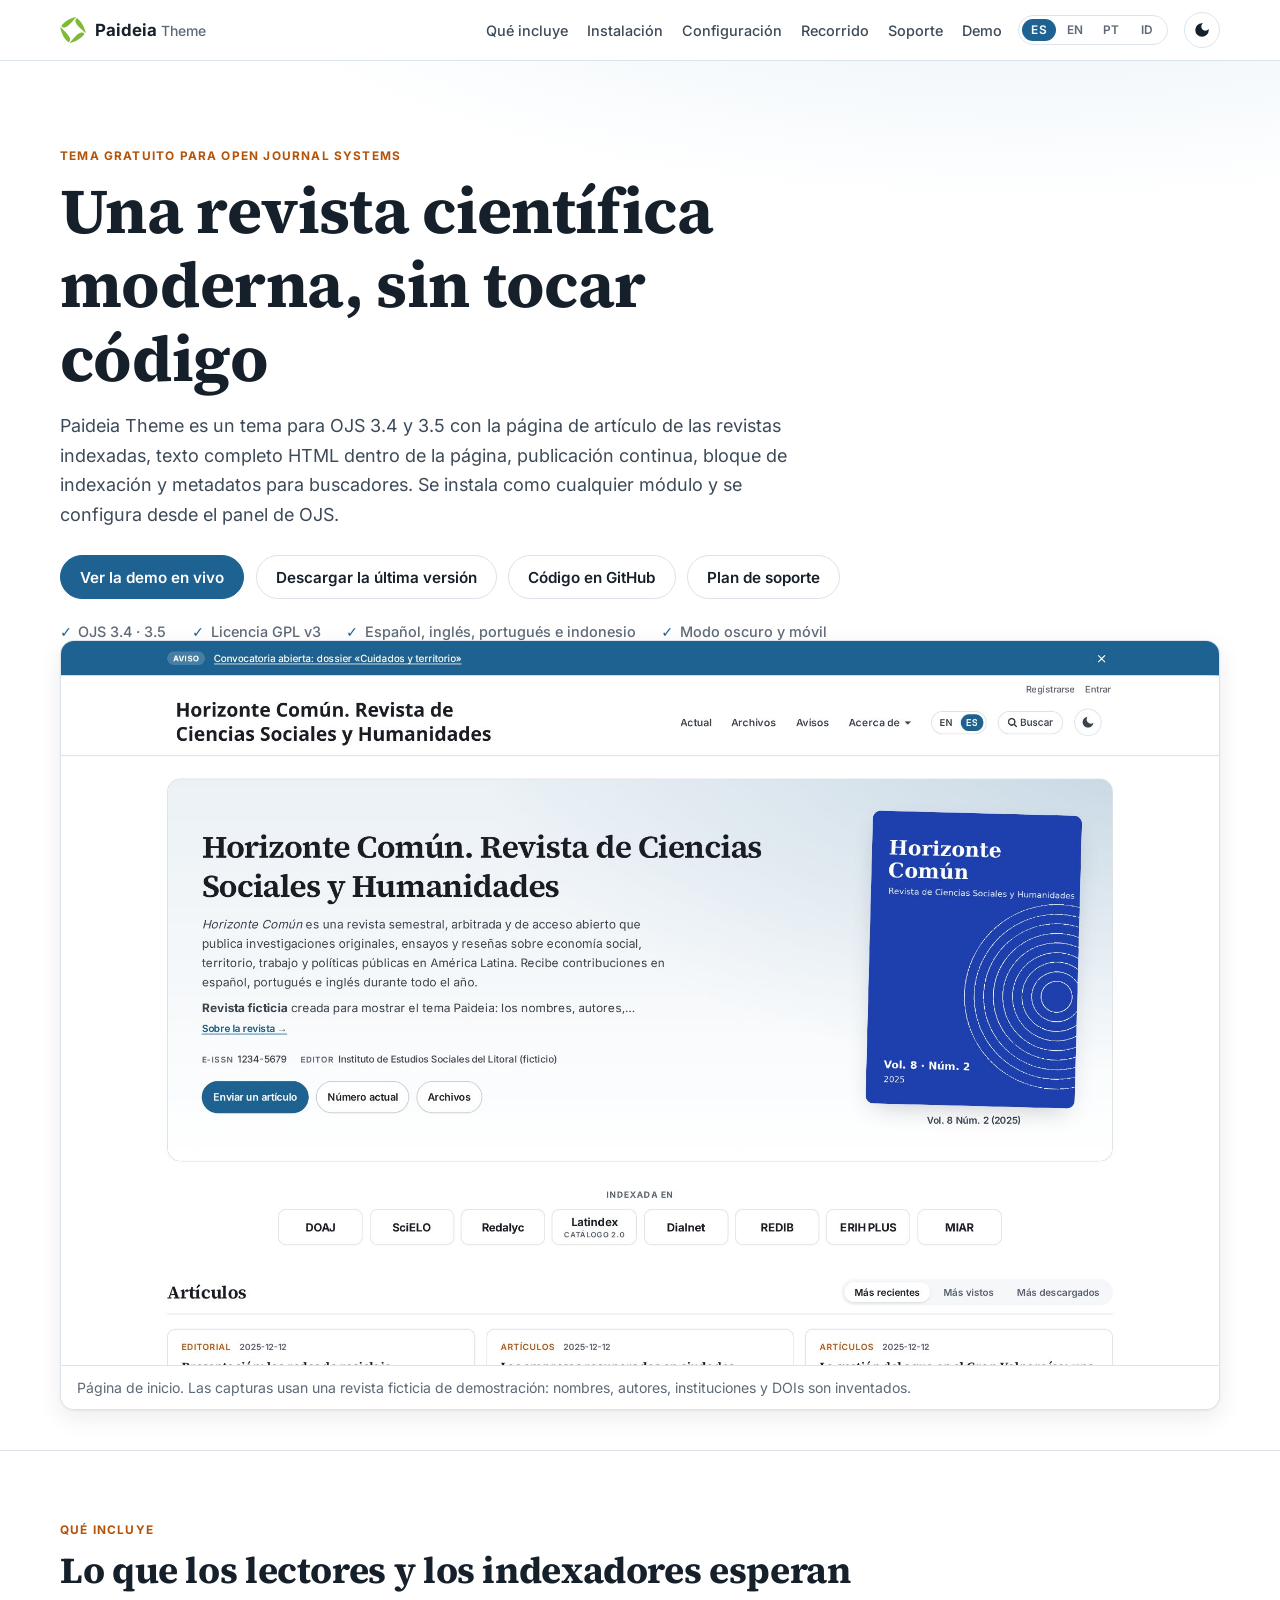
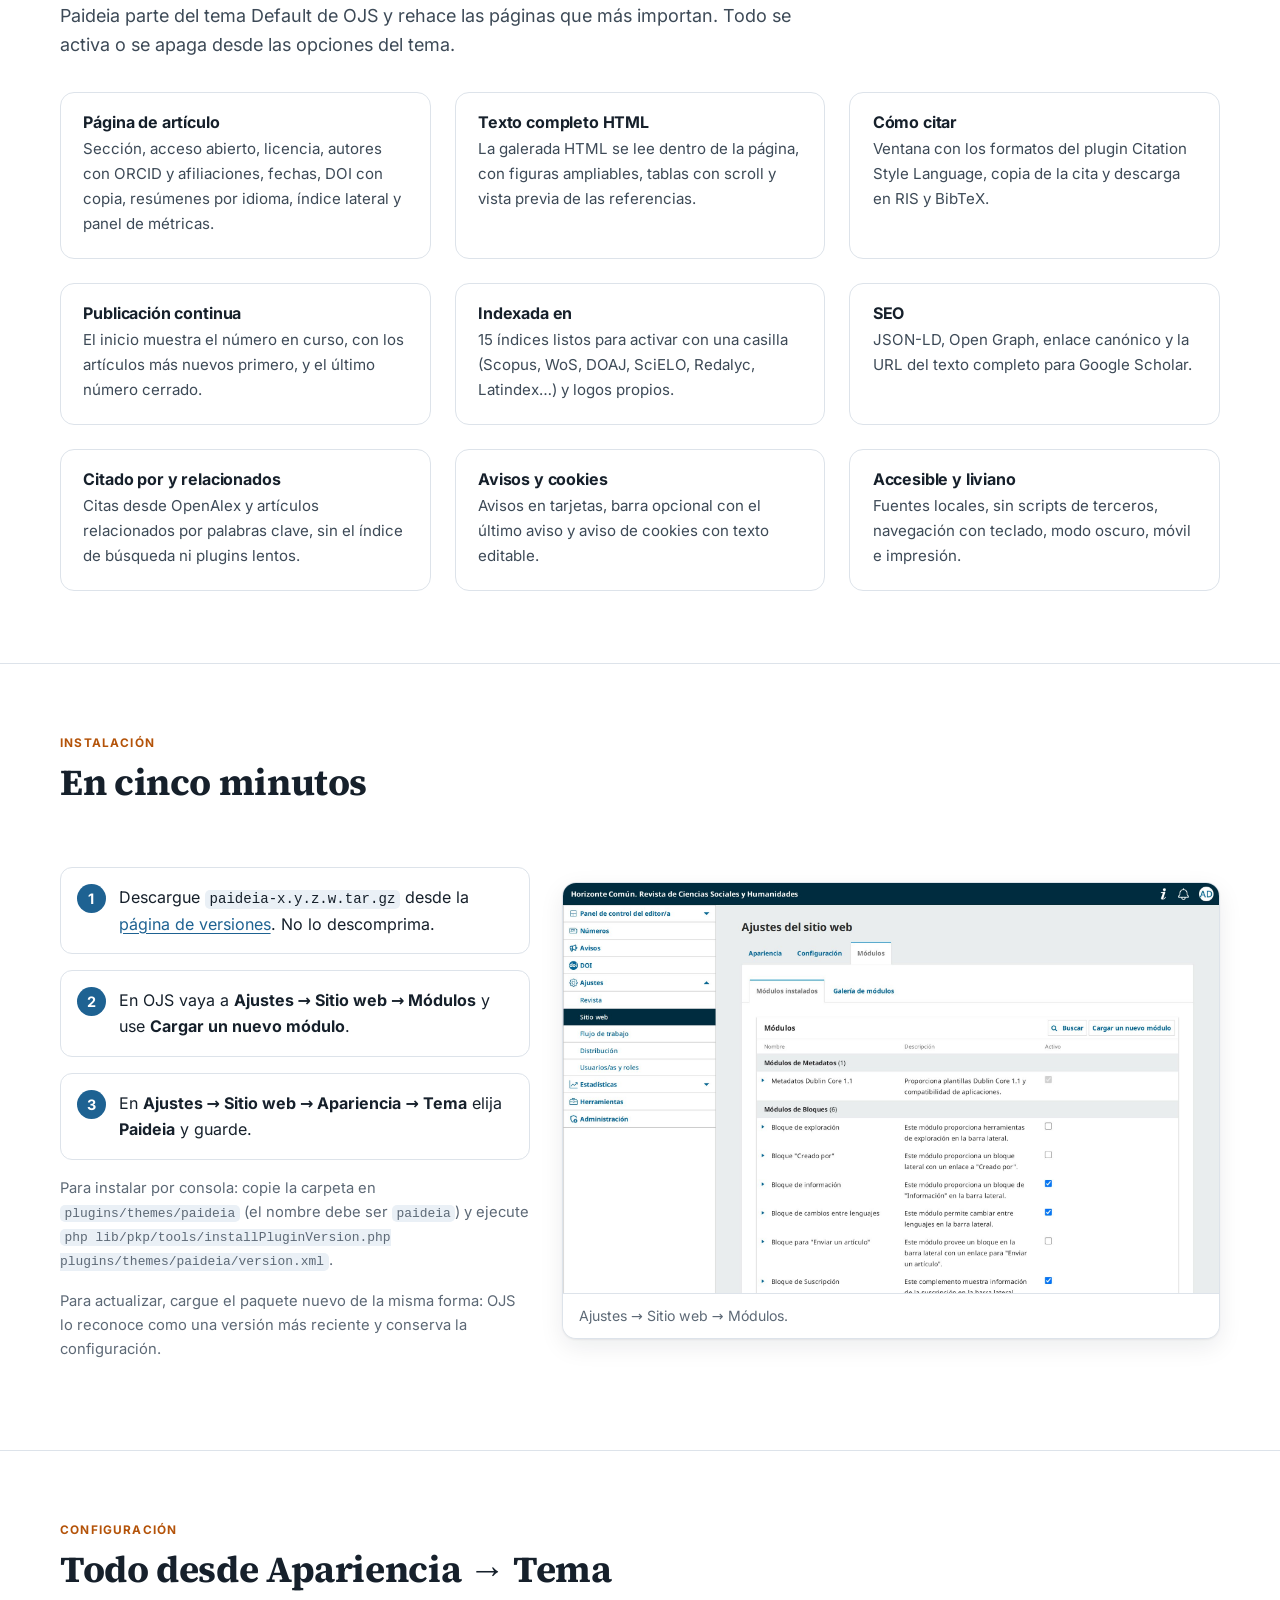
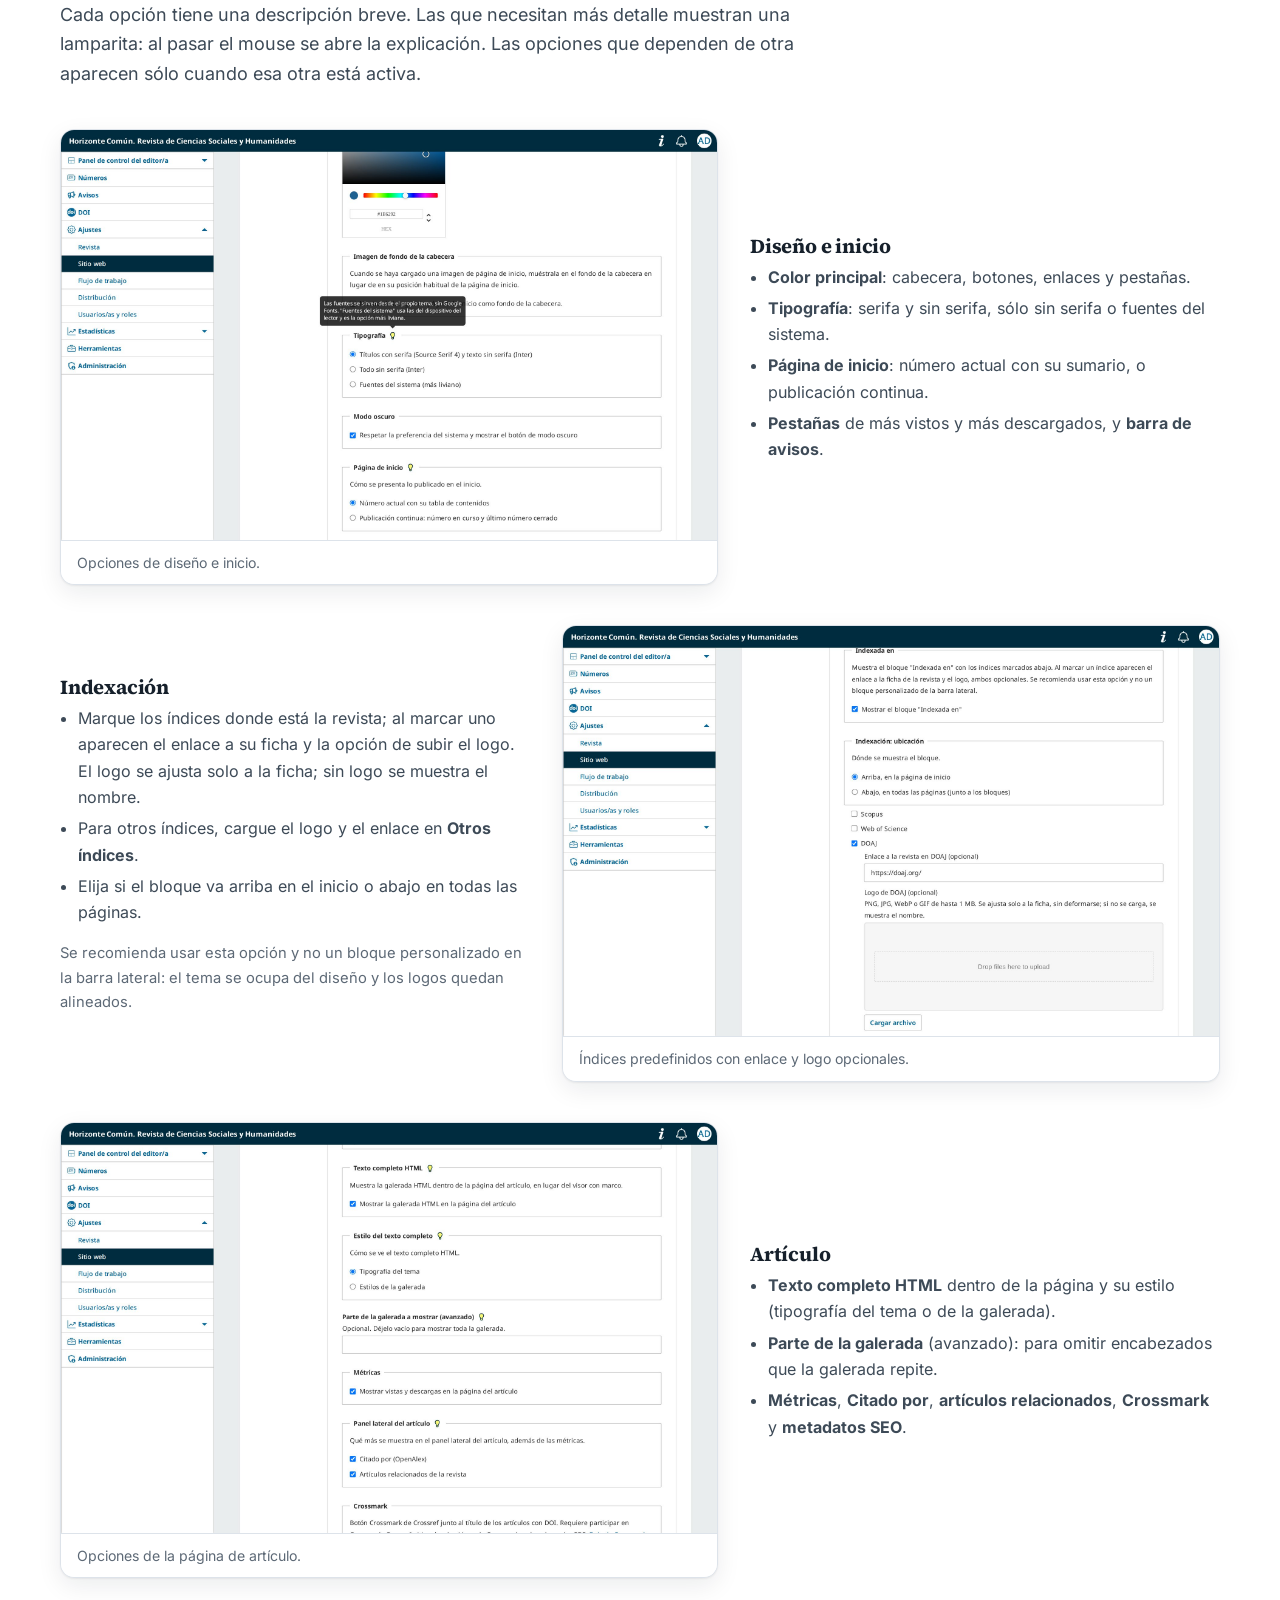
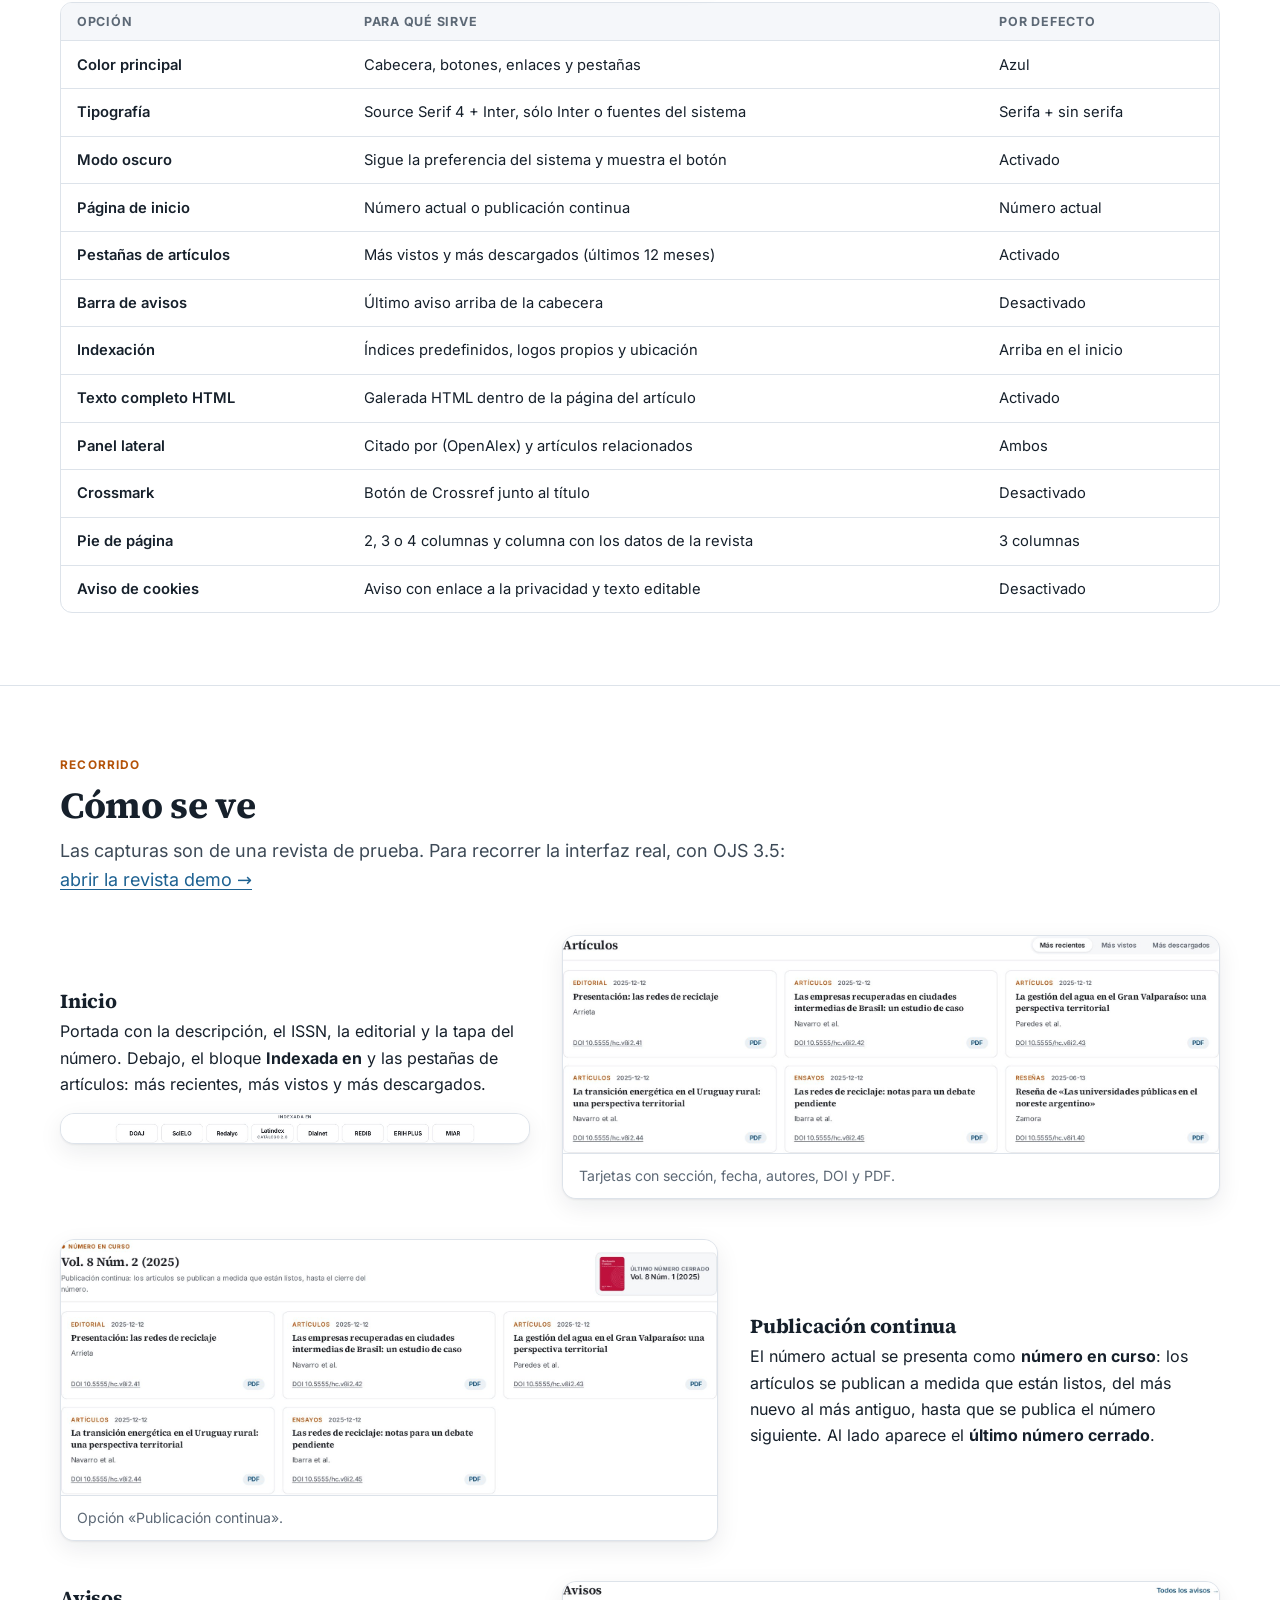
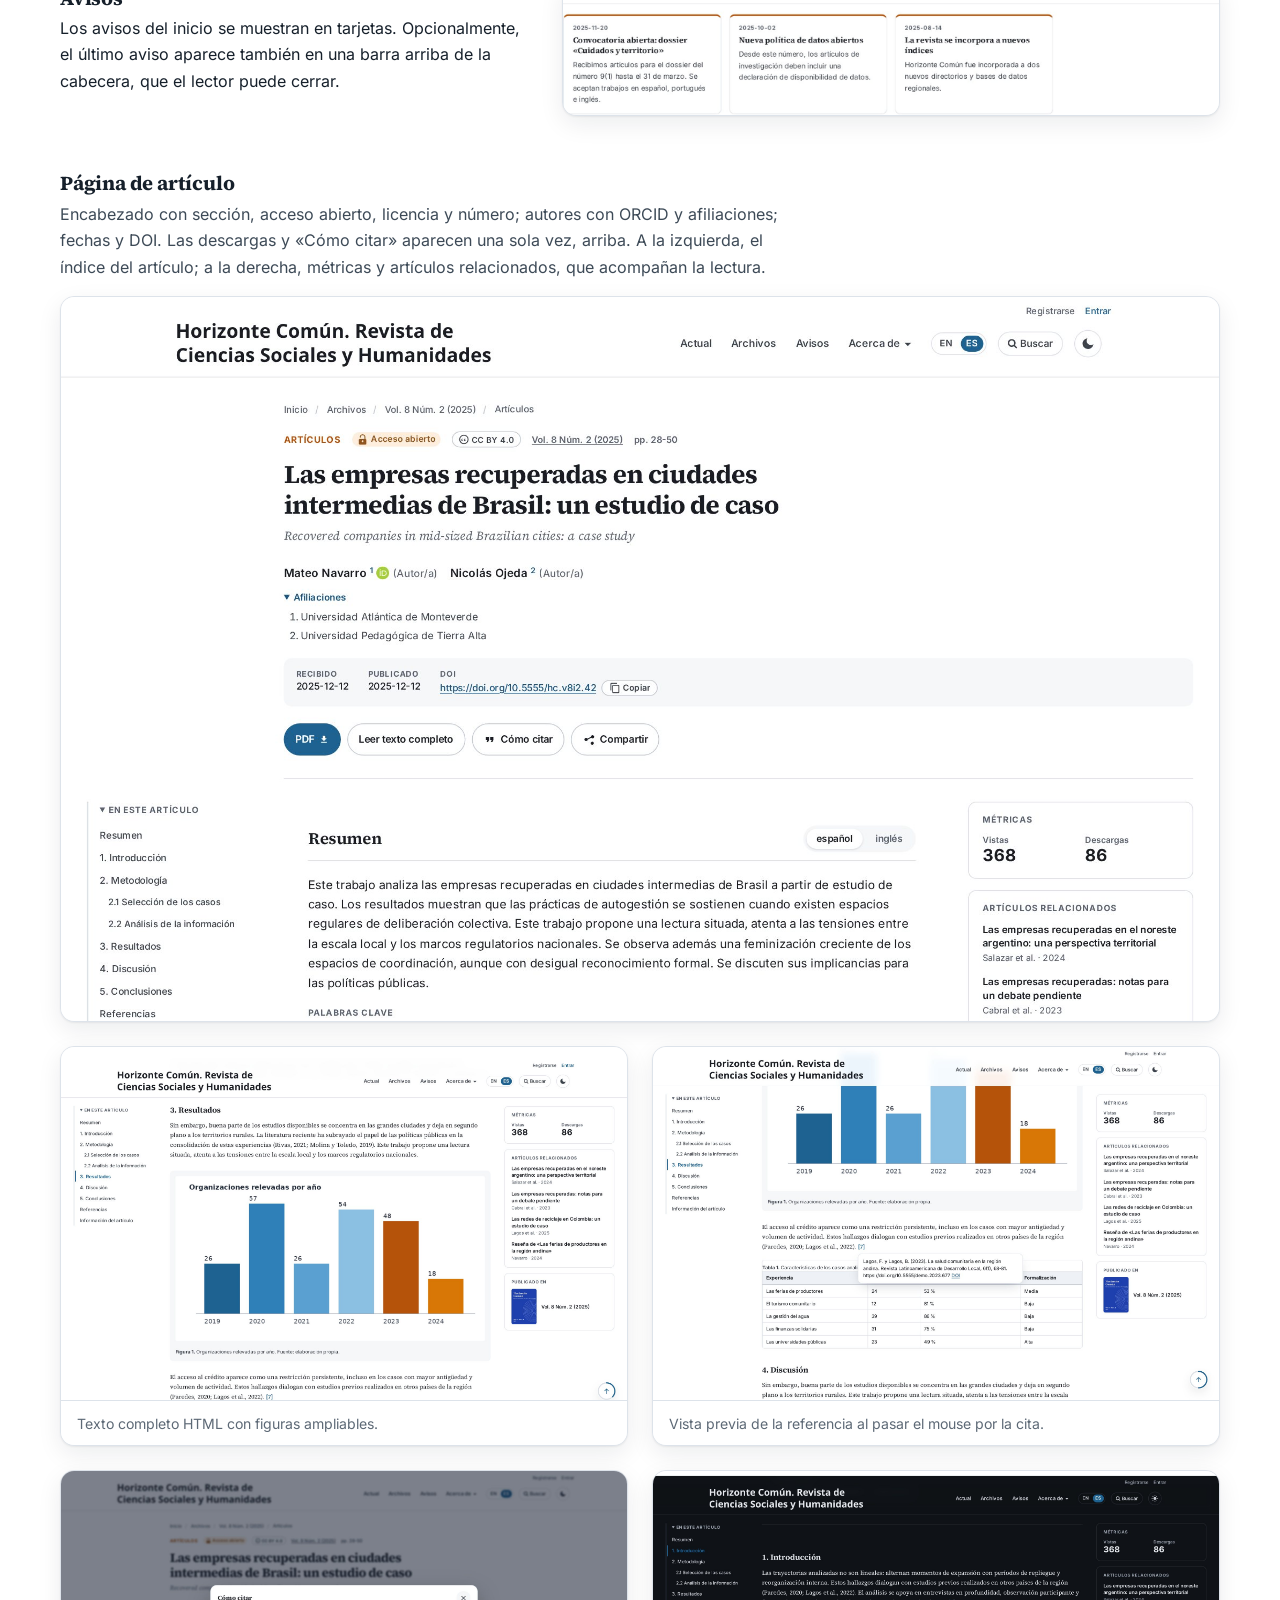
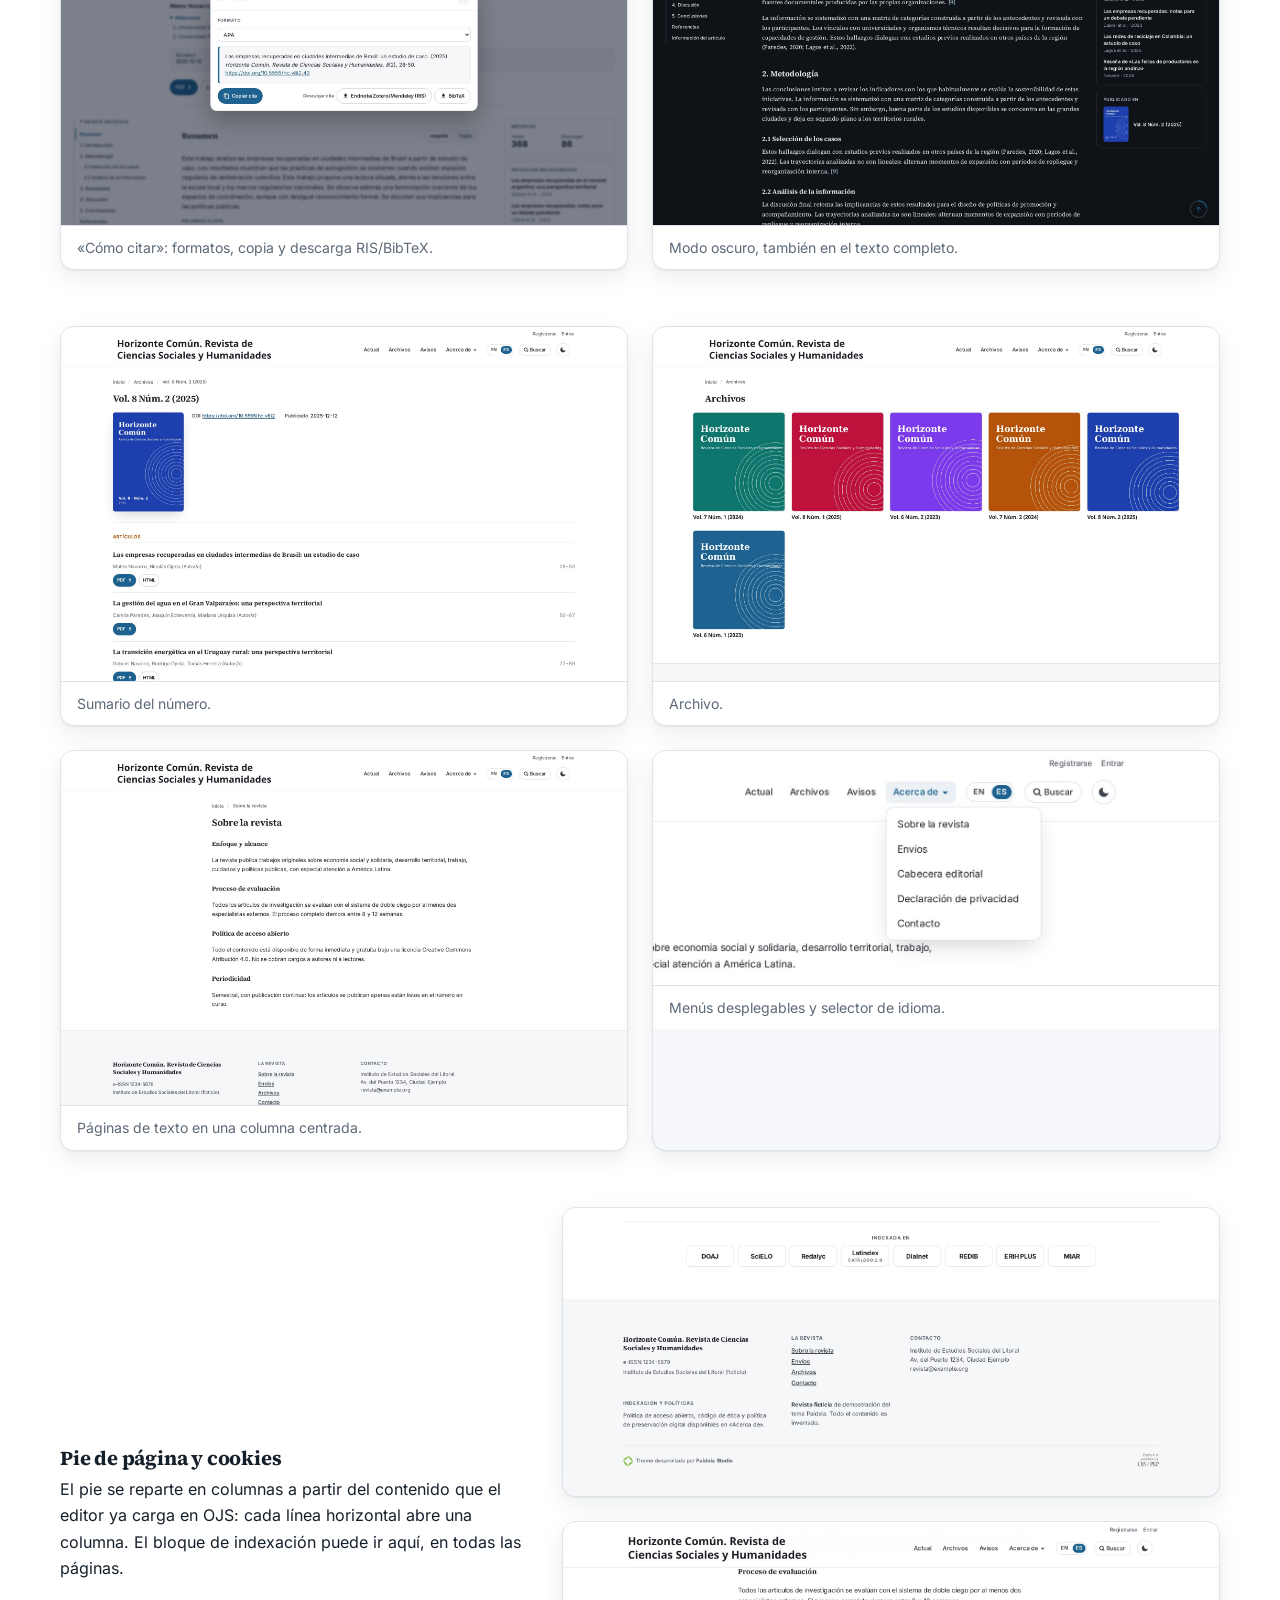
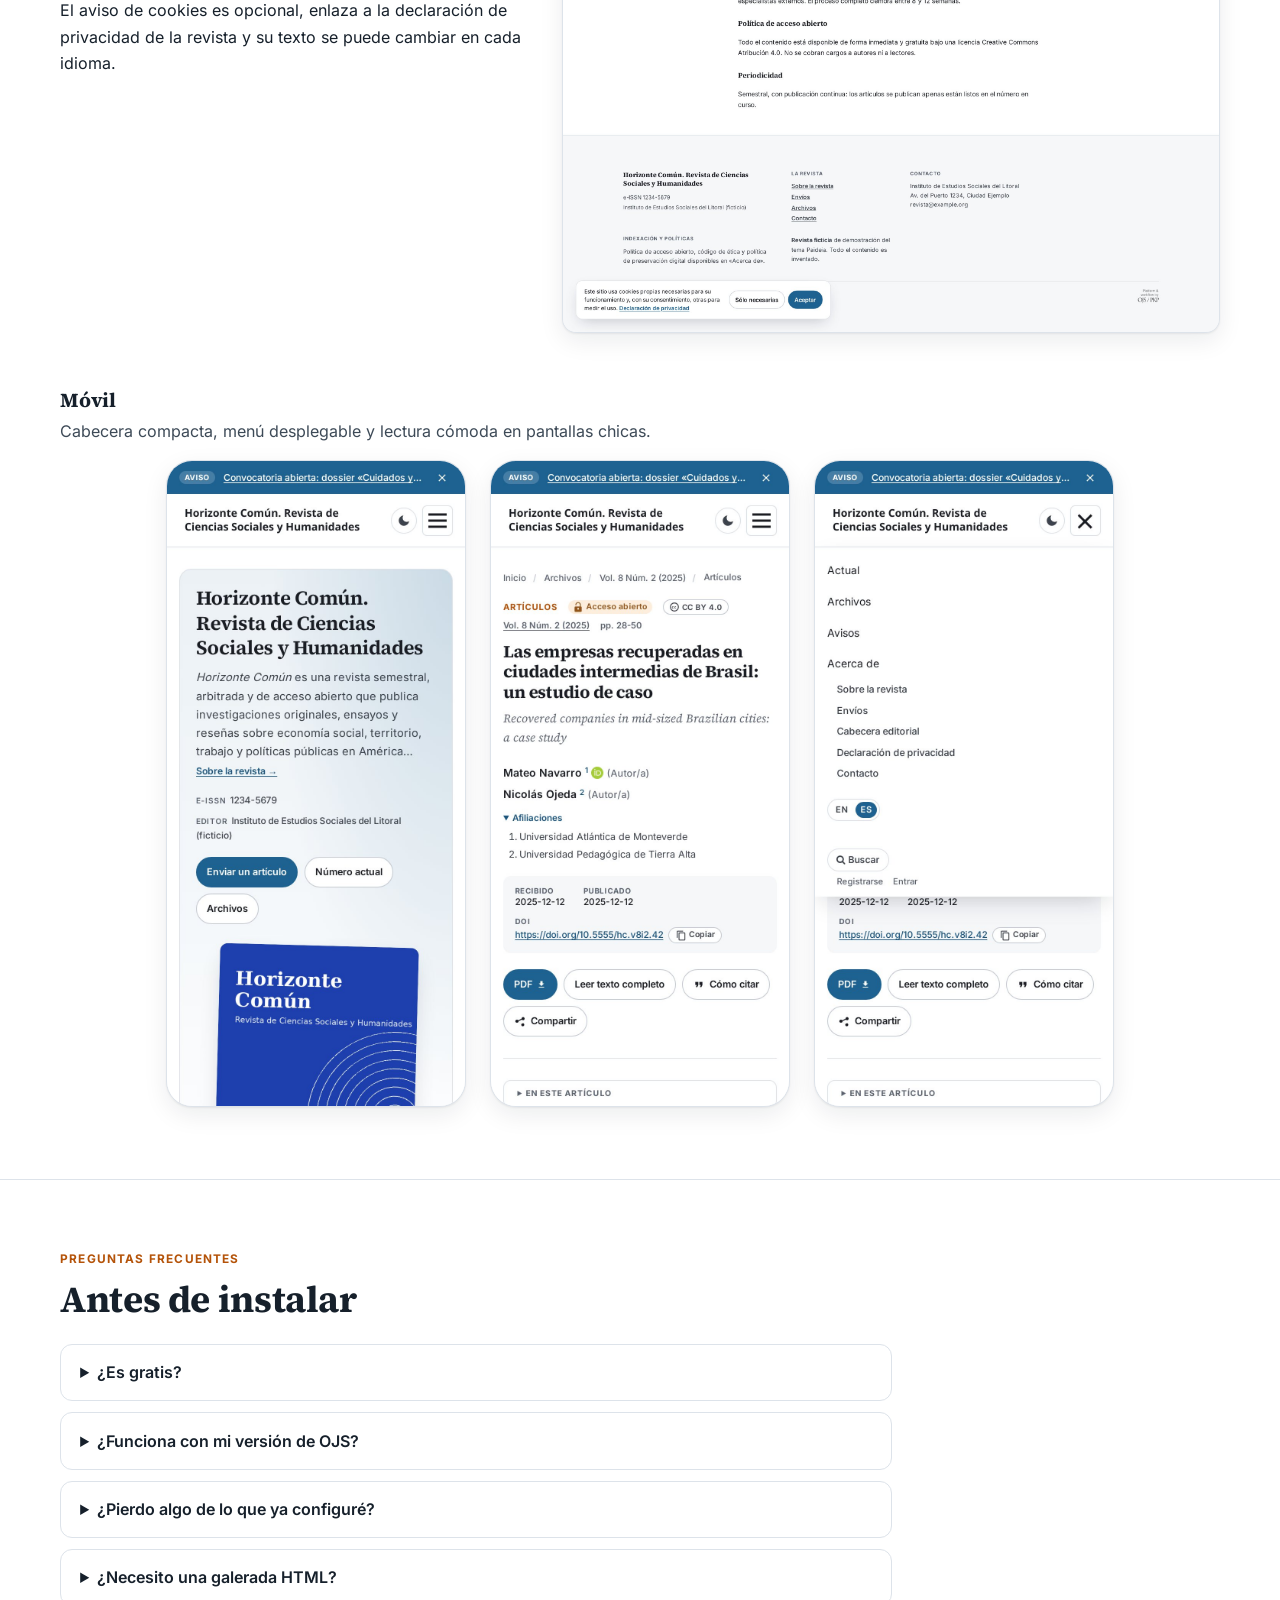
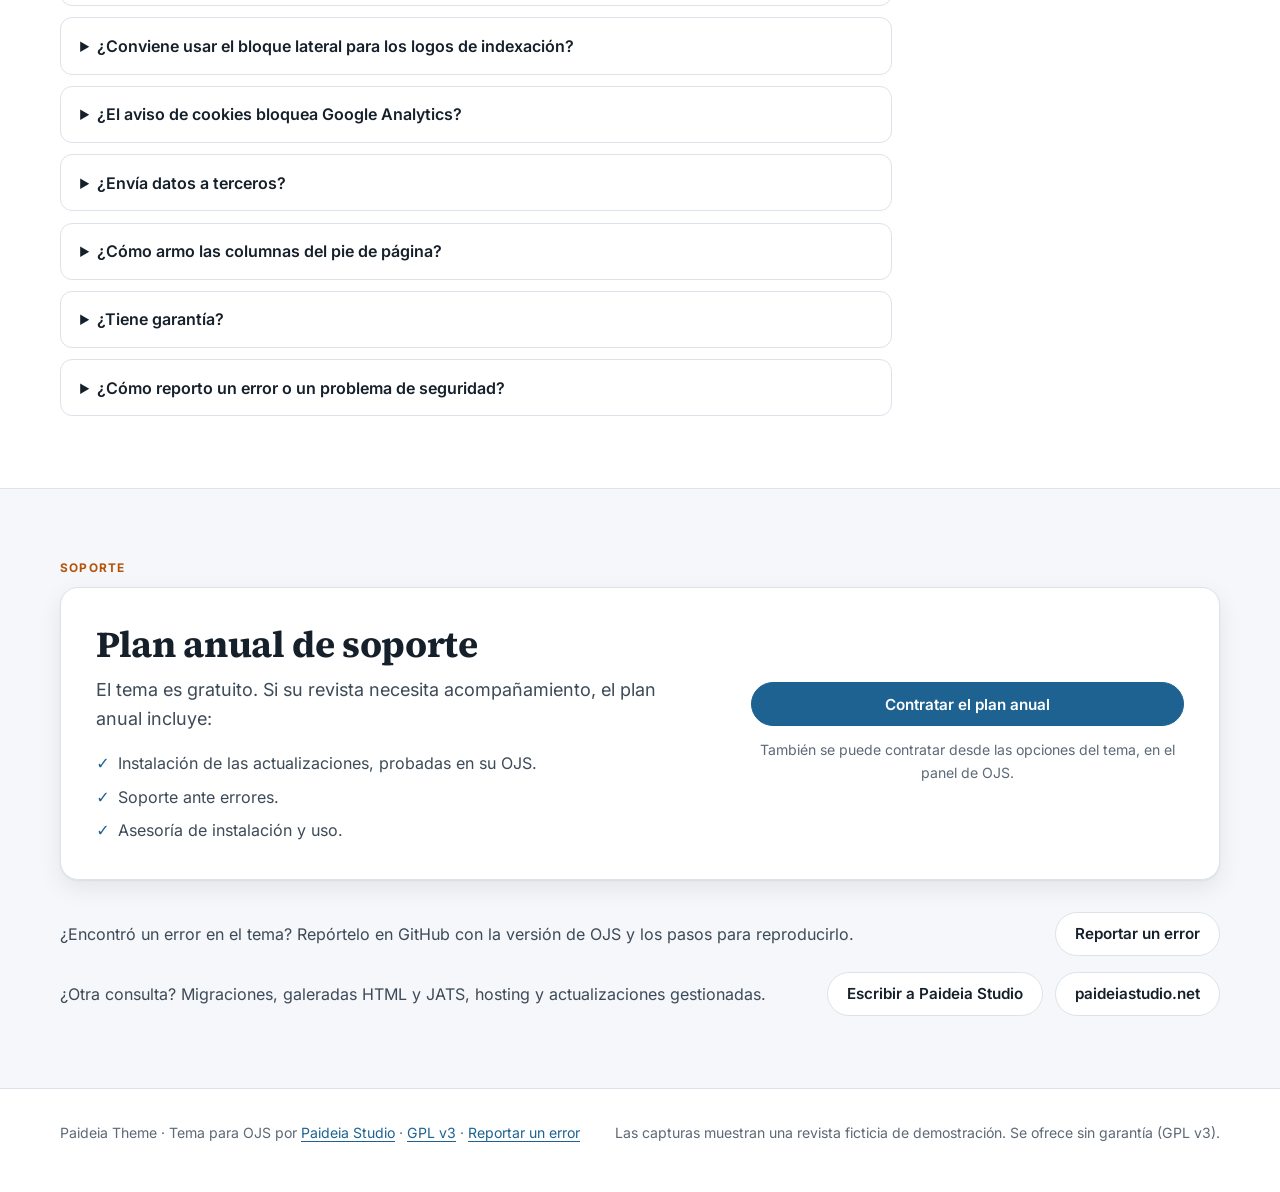
<file: docs/index.html>
<!doctype html>
<html lang="es">
<head>
<meta charset="utf-8">
<meta name="viewport" content="width=device-width, initial-scale=1">
<title>Paideia Theme · Tema para OJS</title>
<meta name="description" content="Paideia Theme es un tema gratuito para Open Journal Systems 3.4 y 3.5: página de artículo de revista indexada, texto completo HTML, publicación continua, indexación y SEO. Guía de instalación y configuración.">
<meta property="og:title" content="Paideia Theme · Tema para OJS">
<meta property="og:description" content="Tema gratuito para Open Journal Systems, por Paideia Studio. Guía con capturas.">
<meta property="og:image" content="img/home.jpg">
<link rel="canonical" href="https://paideiapublishingservices.github.io/paideiaTheme/">
<link rel="alternate" hreflang="es" href="https://paideiapublishingservices.github.io/paideiaTheme/">
<link rel="alternate" hreflang="en" href="https://paideiapublishingservices.github.io/paideiaTheme/en/">
<link rel="alternate" hreflang="pt-BR" href="https://paideiapublishingservices.github.io/paideiaTheme/pt/">
<link rel="alternate" hreflang="id" href="https://paideiapublishingservices.github.io/paideiaTheme/id/">
<link rel="alternate" hreflang="x-default" href="https://paideiapublishingservices.github.io/paideiaTheme/">
<link rel="stylesheet" href="assets/docs.css">
</head>
<body>

<header class="top">
	<div class="wrap">
		<a class="brand" href="./">
			<svg viewBox="0 0 98 100" aria-hidden="true"><path fill="#7FBA34" d="M58.7 0.2 60.0 0.2 60.2 0.9 44.6 18.9 34.3 29.7 28.6 34.5 22.5 38.5 16.5 40.6 11.6 40.6 7.3 38.9 4.1 35.9 3.6 35.0 3.8 34.3 8.2 28.8 13.2 23.8 19.4 18.7 27.9 12.9 38.5 7.1 49.2 2.8 58.7 0.2ZM63.4 4.5 64.5 4.3 66.4 5.7 74.3 13.2 79.9 20.1 85.2 28.1 90.5 38.1 95.3 50.1 97.4 57.7 97.9 61.0 97.2 61.6 94.9 59.3 77.1 43.4 70.1 36.4 64.3 29.6 61.6 25.5 58.8 19.4 58.0 15.8 58.0 13.7 58.6 11.1 59.9 8.3 63.4 4.5ZM0.2 38.5 0.7 38.4 21.9 59.3 29.3 67.8 32.7 72.6 36.5 79.7 37.9 85.6 37.7 88.4 37.2 90.5 35.0 94.2 31.9 97.0 30.5 96.6 24.0 90.5 19.6 85.3 15.5 79.4 11.4 72.6 7.9 65.5 4.4 57.0 1.2 46.6 -0.1 39.2 0.2 38.5ZM80.5 59.3 84.2 59.2 87.0 59.9 89.8 61.4 92.8 64.3 92.9 65.7 88.5 71.2 83.5 76.2 79.2 79.9 69.5 86.6 58.2 92.9 46.6 97.5 38.3 99.7 36.9 99.9 36.4 99.3 52.4 80.9 62.4 70.3 68.1 65.5 74.7 61.3 80.5 59.3Z"/></svg>
			<span>Paideia <small>Theme</small></span>
		</a>
		<nav aria-label="Secciones">
			<a href="#incluye">Qué incluye</a>
			<a href="#instalacion">Instalación</a>
			<a href="#configuracion">Configuración</a>
			<a href="#recorrido">Recorrido</a>
			<a href="#soporte">Soporte</a>
			<a href="https://ojs35.paideiastudio.com.ar/index.php/demoestilos/" target="_blank" rel="noopener">Demo</a>
		</nav>
		<div class="lang" role="group" aria-label="Idioma">
			<a href="" hreflang="es" lang="es" title="Español" aria-current="page">ES</a>
			<a href="en/" hreflang="en" lang="en" title="English">EN</a>
			<a href="pt/" hreflang="pt-BR" lang="pt-BR" title="Português">PT</a>
			<a href="id/" hreflang="id" lang="id" title="Bahasa Indonesia">ID</a>
		</div>
		<button class="theme-btn" type="button" id="themeBtn" aria-label="Cambiar entre modo claro y oscuro">
			<svg width="18" height="18" viewBox="0 0 24 24" aria-hidden="true"><path fill="currentColor" d="M12 3a9 9 0 1 0 9 9c0-.46-.04-.92-.1-1.36a5.39 5.39 0 0 1-4.4 2.26 5.4 5.4 0 0 1-3.14-9.8c-.44-.06-.9-.1-1.36-.1z"/></svg>
		</button>
	</div>
</header>

<main>
<div class="hero">
	<div class="wrap">
		<p class="eyebrow">Tema gratuito para Open Journal Systems</p>
		<h1>Una revista científica moderna, sin tocar código</h1>
		<p class="lead">Paideia Theme es un tema para OJS 3.4 y 3.5 con la página de artículo de las revistas indexadas, texto completo HTML dentro de la página, publicación continua, bloque de indexación y metadatos para buscadores. Se instala como cualquier módulo y se configura desde el panel de OJS.</p>
		<div class="cta">
			<a class="btn btn--primary" href="https://ojs35.paideiastudio.com.ar/index.php/demoestilos/" target="_blank" rel="noopener">Ver la demo en vivo</a>
			<a class="btn" href="https://github.com/PaideiaPublishingServices/paideiaTheme/releases/latest">Descargar la última versión</a>
			<a class="btn" href="https://github.com/PaideiaPublishingServices/paideiaTheme">Código en GitHub</a>
			<a class="btn" href="#soporte">Plan de soporte</a>
		</div>
		<ul class="facts">
			<li>OJS 3.4 · 3.5</li>
			<li>Licencia GPL v3</li>
			<li>Español, inglés, portugués e indonesio</li>
			<li>Modo oscuro y móvil</li>
		</ul>
		<figure class="shot hero-shot">
			<img src="img/home.jpg" alt="Página de inicio de una revista con el tema Paideia: portada con descripción, tapa del número y botones" width="2160" height="1350">
			<figcaption>Página de inicio. Las capturas usan una revista ficticia de demostración: nombres, autores, instituciones y DOIs son inventados.</figcaption>
		</figure>
	</div>
</div>

<section id="incluye">
	<div class="wrap">
		<p class="eyebrow">Qué incluye</p>
		<h2>Lo que los lectores y los indexadores esperan</h2>
		<p class="lead">Paideia parte del tema Default de OJS y rehace las páginas que más importan. Todo se activa o se apaga desde las opciones del tema.</p>
		<div class="grid grid-3" style="margin-top:2rem">
			<div class="card"><h3>Página de artículo</h3><p>Sección, acceso abierto, licencia, autores con ORCID y afiliaciones, fechas, DOI con copia, resúmenes por idioma, índice lateral y panel de métricas.</p></div>
			<div class="card"><h3>Texto completo HTML</h3><p>La galerada HTML se lee dentro de la página, con figuras ampliables, tablas con scroll y vista previa de las referencias.</p></div>
			<div class="card"><h3>Cómo citar</h3><p>Ventana con los formatos del plugin Citation Style Language, copia de la cita y descarga en RIS y BibTeX.</p></div>
			<div class="card"><h3>Publicación continua</h3><p>El inicio muestra el número en curso, con los artículos más nuevos primero, y el último número cerrado.</p></div>
			<div class="card"><h3>Indexada en</h3><p>15 índices listos para activar con una casilla (Scopus, WoS, DOAJ, SciELO, Redalyc, Latindex…) y logos propios.</p></div>
			<div class="card"><h3>SEO</h3><p>JSON-LD, Open Graph, enlace canónico y la URL del texto completo para Google Scholar.</p></div>
			<div class="card"><h3>Citado por y relacionados</h3><p>Citas desde OpenAlex y artículos relacionados por palabras clave, sin el índice de búsqueda ni plugins lentos.</p></div>
			<div class="card"><h3>Avisos y cookies</h3><p>Avisos en tarjetas, barra opcional con el último aviso y aviso de cookies con texto editable.</p></div>
			<div class="card"><h3>Accesible y liviano</h3><p>Fuentes locales, sin scripts de terceros, navegación con teclado, modo oscuro, móvil e impresión.</p></div>
		</div>
	</div>
</section>

<section id="instalacion">
	<div class="wrap">
		<p class="eyebrow">Instalación</p>
		<h2>En cinco minutos</h2>
		<div class="row">
			<div>
				<ol class="steps">
					<li>Descargue <code>paideia-x.y.z.w.tar.gz</code> desde la <a href="https://github.com/PaideiaPublishingServices/paideiaTheme/releases/latest">página de versiones</a>. No lo descomprima.</li>
					<li>En OJS vaya a <strong>Ajustes → Sitio web → Módulos</strong> y use <strong>Cargar un nuevo módulo</strong>.</li>
					<li>En <strong>Ajustes → Sitio web → Apariencia → Tema</strong> elija <strong>Paideia</strong> y guarde.</li>
				</ol>
				<p style="margin-top:1rem;color:var(--muted);font-size:.92rem">Para instalar por consola: copie la carpeta en <code>plugins/themes/paideia</code> (el nombre debe ser <code>paideia</code>) y ejecute <code>php lib/pkp/tools/installPluginVersion.php plugins/themes/paideia/version.xml</code>.</p>
				<p style="color:var(--muted);font-size:.92rem">Para actualizar, cargue el paquete nuevo de la misma forma: OJS lo reconoce como una versión más reciente y conserva la configuración.</p>
			</div>
			<figure class="shot"><img src="img/back-plugins.jpg" alt="Pestaña Módulos de los ajustes del sitio web de OJS" loading="lazy" width="2160" height="1350"><figcaption>Ajustes → Sitio web → Módulos.</figcaption></figure>
		</div>
	</div>
</section>

<section id="configuracion">
	<div class="wrap">
		<p class="eyebrow">Configuración</p>
		<h2>Todo desde Apariencia → Tema</h2>
		<p class="lead">Cada opción tiene una descripción breve. Las que necesitan más detalle muestran una lamparita: al pasar el mouse se abre la explicación. Las opciones que dependen de otra aparecen sólo cuando esa otra está activa.</p>

		<div class="row row--flip">
			<div>
				<h3>Diseño e inicio</h3>
				<ul class="clean">
					<li><strong>Color principal</strong>: cabecera, botones, enlaces y pestañas.</li>
					<li><strong>Tipografía</strong>: serifa y sin serifa, sólo sin serifa o fuentes del sistema.</li>
					<li><strong>Página de inicio</strong>: número actual con su sumario, o publicación continua.</li>
					<li><strong>Pestañas</strong> de más vistos y más descargados, y <strong>barra de avisos</strong>.</li>
				</ul>
			</div>
			<figure class="shot"><img src="img/back-home.jpg" alt="Opciones de tipografía, modo oscuro y página de inicio en el formulario del tema" loading="lazy" width="2160" height="1350"><figcaption>Opciones de diseño e inicio.</figcaption></figure>
		</div>

		<div class="row">
			<div>
				<h3>Indexación</h3>
				<ul class="clean">
					<li>Marque los índices donde está la revista; al marcar uno aparecen el enlace a su ficha y la opción de subir el logo. El logo se ajusta solo a la ficha; sin logo se muestra el nombre.</li>
					<li>Para otros índices, cargue el logo y el enlace en <strong>Otros índices</strong>.</li>
					<li>Elija si el bloque va arriba en el inicio o abajo en todas las páginas.</li>
				</ul>
				<p style="color:var(--muted);font-size:.92rem">Se recomienda usar esta opción y no un bloque personalizado en la barra lateral: el tema se ocupa del diseño y los logos quedan alineados.</p>
			</div>
			<figure class="shot"><img src="img/back-indexing.jpg" alt="Opciones de indexación: ubicación y lista de índices con casillas y enlaces" loading="lazy" width="2160" height="1350"><figcaption>Índices predefinidos con enlace y logo opcionales.</figcaption></figure>
		</div>

		<div class="row row--flip">
			<div>
				<h3>Artículo</h3>
				<ul class="clean">
					<li><strong>Texto completo HTML</strong> dentro de la página y su estilo (tipografía del tema o de la galerada).</li>
					<li><strong>Parte de la galerada</strong> (avanzado): para omitir encabezados que la galerada repite.</li>
					<li><strong>Métricas</strong>, <strong>Citado por</strong>, <strong>artículos relacionados</strong>, <strong>Crossmark</strong> y <strong>metadatos SEO</strong>.</li>
				</ul>
			</div>
			<figure class="shot"><img src="img/back-article.jpg" alt="Opciones del artículo en el formulario del tema" loading="lazy" width="2160" height="1350"><figcaption>Opciones de la página de artículo.</figcaption></figure>
		</div>

		<div class="table-wrap">
			<table>
				<thead><tr><th>Opción</th><th>Para qué sirve</th><th>Por defecto</th></tr></thead>
				<tbody>
					<tr><td>Color principal</td><td>Cabecera, botones, enlaces y pestañas</td><td>Azul</td></tr>
					<tr><td>Tipografía</td><td>Source Serif 4 + Inter, sólo Inter o fuentes del sistema</td><td>Serifa + sin serifa</td></tr>
					<tr><td>Modo oscuro</td><td>Sigue la preferencia del sistema y muestra el botón</td><td>Activado</td></tr>
					<tr><td>Página de inicio</td><td>Número actual o publicación continua</td><td>Número actual</td></tr>
					<tr><td>Pestañas de artículos</td><td>Más vistos y más descargados (últimos 12 meses)</td><td>Activado</td></tr>
					<tr><td>Barra de avisos</td><td>Último aviso arriba de la cabecera</td><td>Desactivado</td></tr>
					<tr><td>Indexación</td><td>Índices predefinidos, logos propios y ubicación</td><td>Arriba en el inicio</td></tr>
					<tr><td>Texto completo HTML</td><td>Galerada HTML dentro de la página del artículo</td><td>Activado</td></tr>
					<tr><td>Panel lateral</td><td>Citado por (OpenAlex) y artículos relacionados</td><td>Ambos</td></tr>
					<tr><td>Crossmark</td><td>Botón de Crossref junto al título</td><td>Desactivado</td></tr>
					<tr><td>Pie de página</td><td>2, 3 o 4 columnas y columna con los datos de la revista</td><td>3 columnas</td></tr>
					<tr><td>Aviso de cookies</td><td>Aviso con enlace a la privacidad y texto editable</td><td>Desactivado</td></tr>
				</tbody>
			</table>
		</div>
	</div>
</section>

<section id="recorrido">
	<div class="wrap">
		<p class="eyebrow">Recorrido</p>
		<h2>Cómo se ve</h2>
		<p class="lead">Las capturas son de una revista de prueba. Para recorrer la interfaz real, con OJS 3.5: <a href="https://ojs35.paideiastudio.com.ar/index.php/demoestilos/" target="_blank" rel="noopener">abrir la revista demo →</a></p>
		<p style="color:var(--muted);font-size:.92rem"></p>

		<div class="row">
			<div>
				<h3>Inicio</h3>
				<p>Portada con la descripción, el ISSN, la editorial y la tapa del número. Debajo, el bloque <strong>Indexada en</strong> y las pestañas de artículos: más recientes, más vistos y más descargados.</p>
				<figure class="shot" style="margin-top:1rem"><img src="img/home-indexing.jpg" alt="Bloque Indexada en con fichas de índices" loading="lazy" width="1764" height="107"></figure>
			</div>
			<figure class="shot"><img src="img/home-tabs.jpg" alt="Pestañas de artículos con tarjetas" loading="lazy" width="1764" height="585"><figcaption>Tarjetas con sección, fecha, autores, DOI y PDF.</figcaption></figure>
		</div>

		<div class="row row--flip">
			<div>
				<h3>Publicación continua</h3>
				<p>El número actual se presenta como <strong>número en curso</strong>: los artículos se publican a medida que están listos, del más nuevo al más antiguo, hasta que se publica el número siguiente. Al lado aparece el <strong>último número cerrado</strong>.</p>
			</div>
			<figure class="shot"><img src="img/home-continuous.jpg" alt="Número en curso con tarjetas de artículos y acceso al último número cerrado" loading="lazy" width="1764" height="687"><figcaption>Opción «Publicación continua».</figcaption></figure>
		</div>

		<div class="row">
			<div>
				<h3>Avisos</h3>
				<p>Los avisos del inicio se muestran en tarjetas. Opcionalmente, el último aviso aparece también en una barra arriba de la cabecera, que el lector puede cerrar.</p>
			</div>
			<figure class="shot"><img src="img/home-news.jpg" alt="Avisos en tarjetas" loading="lazy" width="1764" height="359"></figure>
		</div>

		<div style="margin-top:3.5rem">
			<h3>Página de artículo</h3>
			<p style="max-width:46rem;color:var(--soft)">Encabezado con sección, acceso abierto, licencia y número; autores con ORCID y afiliaciones; fechas y DOI. Las descargas y «Cómo citar» aparecen una sola vez, arriba. A la izquierda, el índice del artículo; a la derecha, métricas y artículos relacionados, que acompañan la lectura.</p>
			<figure class="shot" style="margin-top:1rem"><img src="img/article.jpg" alt="Página de artículo con encabezado, índice lateral, resumen y panel de métricas" loading="lazy" width="2160" height="1350"></figure>
		</div>

		<div class="grid grid-2" style="margin-top:1.5rem">
			<figure class="shot"><img src="img/article-figure.jpg" alt="Texto completo HTML con una figura dentro de la página del artículo" loading="lazy" width="2160" height="1350"><figcaption>Texto completo HTML con figuras ampliables.</figcaption></figure>
			<figure class="shot"><img src="img/article-cite-tip.jpg" alt="Vista previa de una referencia al pasar el mouse por una cita" loading="lazy" width="2160" height="1350"><figcaption>Vista previa de la referencia al pasar el mouse por la cita.</figcaption></figure>
			<figure class="shot"><img src="img/article-cite.jpg" alt="Ventana Cómo citar con selector de formato" loading="lazy" width="2160" height="1350"><figcaption>«Cómo citar»: formatos, copia y descarga RIS/BibTeX.</figcaption></figure>
			<figure class="shot"><img src="img/article-dark.jpg" alt="Página de artículo en modo oscuro" loading="lazy" width="2160" height="1350"><figcaption>Modo oscuro, también en el texto completo.</figcaption></figure>
		</div>

		<div class="grid grid-2" style="margin-top:3.5rem">
			<figure class="shot"><img src="img/issue.jpg" alt="Sumario de un número con tapa y artículos por sección" loading="lazy" width="2160" height="1350"><figcaption>Sumario del número.</figcaption></figure>
			<figure class="shot"><img src="img/archive.jpg" alt="Archivo de números con tapas" loading="lazy" width="2160" height="1350"><figcaption>Archivo.</figcaption></figure>
			<figure class="shot"><img src="img/about.jpg" alt="Página Acerca de la revista con una columna de lectura centrada" loading="lazy" width="2160" height="1350"><figcaption>Páginas de texto en una columna centrada.</figcaption></figure>
			<figure class="shot"><img src="img/nav.jpg" alt="Menú desplegable del menú principal" loading="lazy" width="1200" height="495"><figcaption>Menús desplegables y selector de idioma.</figcaption></figure>
		</div>

		<div class="row" style="margin-top:3.5rem">
			<div>
				<h3>Pie de página y cookies</h3>
				<p>El pie se reparte en columnas a partir del contenido que el editor ya carga en OJS: cada línea horizontal abre una columna. El bloque de indexación puede ir aquí, en todas las páginas.</p>
				<p>El aviso de cookies es opcional, enlaza a la declaración de privacidad de la revista y su texto se puede cambiar en cada idioma.</p>
			</div>
			<div class="grid">
				<figure class="shot"><img src="img/footer.jpg" alt="Bloque de indexación abajo y pie de página en columnas" loading="lazy" width="2160" height="951"></figure>
				<figure class="shot"><img src="img/cookies.jpg" alt="Aviso de cookies abajo a la izquierda" loading="lazy" width="2160" height="1350"></figure>
			</div>
		</div>

		<div style="margin-top:3.5rem">
			<h3>Móvil</h3>
			<p style="color:var(--soft)">Cabecera compacta, menú desplegable y lectura cómoda en pantallas chicas.</p>
			<div class="phones" style="margin-top:1rem">
				<figure class="shot shot--phone"><img src="img/mobile-home.jpg" alt="Inicio en un teléfono" loading="lazy" width="780" height="1688"></figure>
				<figure class="shot shot--phone"><img src="img/mobile-article.jpg" alt="Artículo en un teléfono" loading="lazy" width="780" height="1688"></figure>
				<figure class="shot shot--phone"><img src="img/mobile-menu.jpg" alt="Menú abierto en un teléfono" loading="lazy" width="780" height="1688"></figure>
			</div>
		</div>
	</div>
</section>

<section id="preguntas">
	<div class="wrap">
		<p class="eyebrow">Preguntas frecuentes</p>
		<h2>Antes de instalar</h2>
		<div style="margin-top:1.5rem;max-width:52rem">
			<details><summary>¿Es gratis?</summary><p>Sí. El tema es software libre (GPL v3). Lo único que pide la licencia es mantener visible el crédito «Theme desarrollado por Paideia Studio» en el pie de página. Si se oculta, el tema se desactiva en el navegador. El plan anual de soporte es opcional.</p></details>
			<details><summary>¿Funciona con mi versión de OJS?</summary><p>Con OJS 3.4 y 3.5. Requiere PHP 8.0 o superior (8.2 en OJS 3.5). No funciona con OJS 3.3.</p></details>
			<details><summary>¿Pierdo algo de lo que ya configuré?</summary><p>No. El tema usa el pie de página, los menús, los bloques y los avisos que ya cargó en OJS. Si vuelve al tema Default, todo sigue en su lugar.</p></details>
			<details><summary>¿Necesito una galerada HTML?</summary><p>No. Sin galerada HTML la página de artículo muestra el resumen, las referencias y el botón de PDF. Con galerada HTML, el texto completo se lee dentro de la página.</p></details>
			<details><summary>¿Conviene usar el bloque lateral para los logos de indexación?</summary><p>Mejor no: cargue los índices en las opciones del tema. Los bloques laterales necesitan HTML y estilos propios; el bloque «Indexada en» del tema se ve prolijo sin tocar código.</p></details>
			<details><summary>¿El aviso de cookies bloquea Google Analytics?</summary><p>No bloquea scripts por sí mismo. Guarda la elección del lector y avisa con el evento <code>pdt:cookies</code>, para que la analítica u otros servicios esperen el consentimiento.</p></details>
			<details><summary>¿Envía datos a terceros?</summary><p>Las fuentes son locales y no hay scripts de terceros. Sólo si se activan: «Citado por» consulta OpenAlex desde el servidor (envía únicamente el DOI) y Crossmark carga el script de Crossref.</p></details>
			<details><summary>¿Cómo armo las columnas del pie de página?</summary><p>El pie se escribe donde siempre: <strong>Ajustes → Sitio web → Apariencia → Configuración → Pie de página</strong>. Como el editor no tiene botón de línea horizontal, abra el código con el botón <code>&lt;&gt;</code> y escriba <code>&lt;hr&gt;</code> entre una columna y otra. Por ejemplo, tres columnas:</p><pre><code>&lt;h4&gt;Contacto&lt;/h4&gt;
&lt;p&gt;Instituto Ejemplo · revista@example.org&lt;/p&gt;
&lt;hr&gt;
&lt;h4&gt;Políticas&lt;/h4&gt;
&lt;p&gt;Acceso abierto, ética y preservación.&lt;/p&gt;
&lt;hr&gt;
&lt;h4&gt;Licencia&lt;/h4&gt;
&lt;p&gt;Contenidos bajo CC BY 4.0.&lt;/p&gt;</code></pre><p>Si no hay líneas pero hay dos o más títulos, cada título abre una columna. La columna con el nombre, el ISSN, la editorial y los enlaces de la revista la agrega el tema (opción «Pie de página» del tema): no hace falta repetirla. «Columnas del pie de página» fija cuántas entran por fila; las que sobran pasan a la fila siguiente.</p></details>
			<details><summary>¿Tiene garantía?</summary><p>Se ofrece tal cual, sin garantía de ningún tipo, según las secciones 15 y 16 de la <a href="https://github.com/PaideiaPublishingServices/paideiaTheme/blob/main/LICENSE">licencia GPL v3</a>. Pruebe cada versión nueva en una copia de su OJS antes de usarla en la revista y mantenga respaldos. La revista es responsable de su declaración de privacidad y de cómo usa el aviso de cookies. El plan anual de soporte es un servicio aparte y no cambia esta condición del software.</p></details>
			<details><summary>¿Cómo reporto un error o un problema de seguridad?</summary><p>Los errores se reportan en <a href="https://github.com/PaideiaPublishingServices/paideiaTheme/issues/new/choose">GitHub</a>, con la versión del tema y de OJS y los pasos para reproducirlo. Los problemas de seguridad, en cambio, no se publican: use el <a href="https://github.com/PaideiaPublishingServices/paideiaTheme/security/policy">reporte privado</a> o escriba a Paideia Studio.</p></details>
		</div>
	</div>
</section>

<section id="soporte" class="contact">
	<div class="wrap">
		<p class="eyebrow">Soporte</p>
		<div class="plan">
			<div>
				<h2>Plan anual de soporte</h2>
				<p class="lead" style="margin:0">El tema es gratuito. Si su revista necesita acompañamiento, el plan anual incluye:</p>
				<ul>
					<li>Instalación de las actualizaciones, probadas en su OJS.</li>
					<li>Soporte ante errores.</li>
					<li>Asesoría de instalación y uso.</li>
				</ul>
			</div>
			<div class="actions">
				<a class="btn btn--primary" href="https://shop.paideiahosting.net/shop/paideia-theme-annual-support-210" target="_blank" rel="noopener">Contratar el plan anual</a>
				<p class="note">También se puede contratar desde las opciones del tema, en el panel de OJS.</p>
			</div>
		</div>
		<div class="more">
			<p style="margin:0">¿Encontró un error en el tema? Repórtelo en GitHub con la versión de OJS y los pasos para reproducirlo.</p>
			<div style="display:flex;flex-wrap:wrap;gap:.7rem">
				<a class="btn" href="https://github.com/PaideiaPublishingServices/paideiaTheme/issues/new/choose" target="_blank" rel="noopener">Reportar un error</a>
			</div>
		</div>
		<div class="more" style="margin-top:1rem">
			<p style="margin:0">¿Otra consulta? Migraciones, galeradas HTML y JATS, hosting y actualizaciones gestionadas.</p>
			<div style="display:flex;flex-wrap:wrap;gap:.7rem">
				<button class="btn" type="button" id="mailBtn" data-u="contact" data-d="paideiastudio.net" data-s="Consulta sobre Paideia Theme para OJS">Escribir a Paideia Studio</button>
				<a class="btn" href="https://paideiastudio.net/">paideiastudio.net</a>
			</div>
		</div>
	</div>
</section>
</main>

<footer>
	<div class="wrap">
		<span>Paideia Theme · Tema para OJS por <a href="https://paideiastudio.net/">Paideia Studio</a> · <a href="https://github.com/PaideiaPublishingServices/paideiaTheme/blob/main/LICENSE">GPL v3</a> · <a href="https://github.com/PaideiaPublishingServices/paideiaTheme/issues/new/choose">Reportar un error</a></span>
		<span>Las capturas muestran una revista ficticia de demostración. Se ofrece sin garantía (GPL v3).</span>
	</div>
</footer>

<dialog class="zoom" id="zoom"><img alt=""></dialog>
<script src="assets/docs.js"></script>
</body>
</html>
</file>
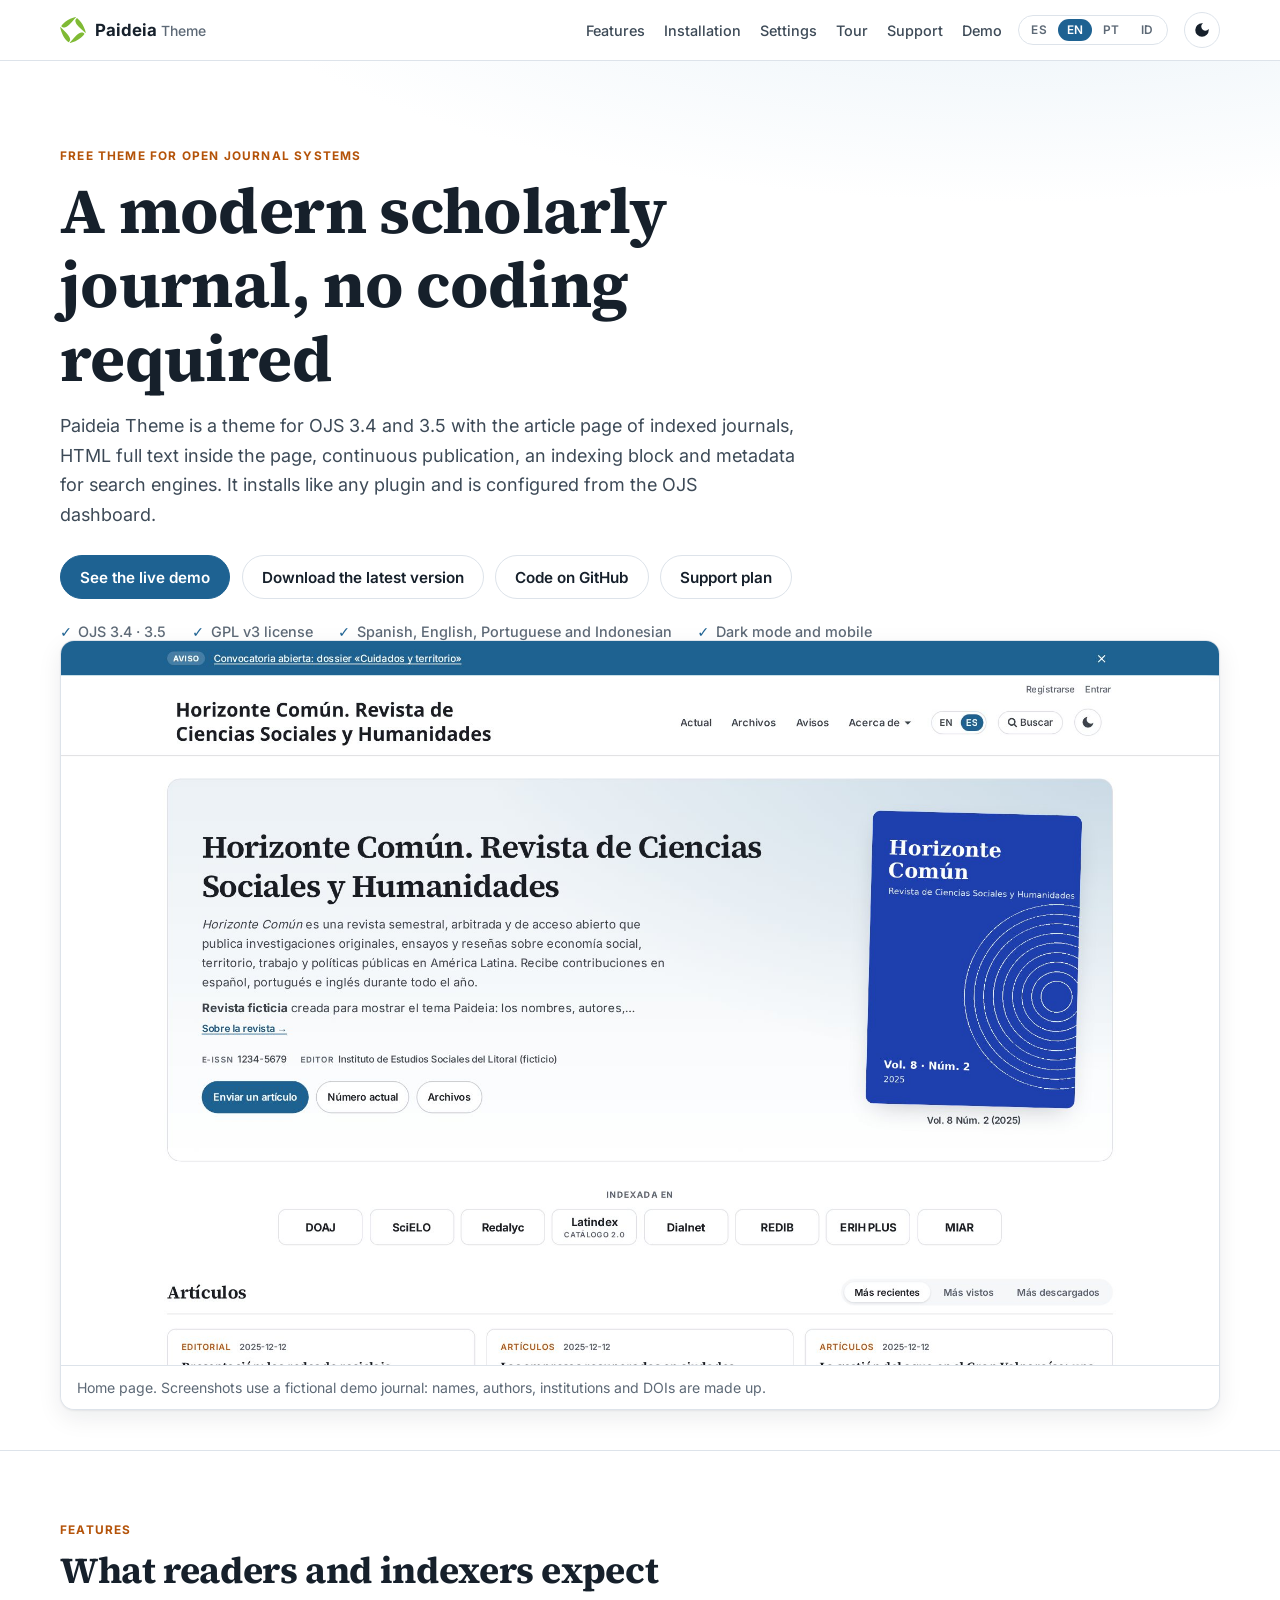
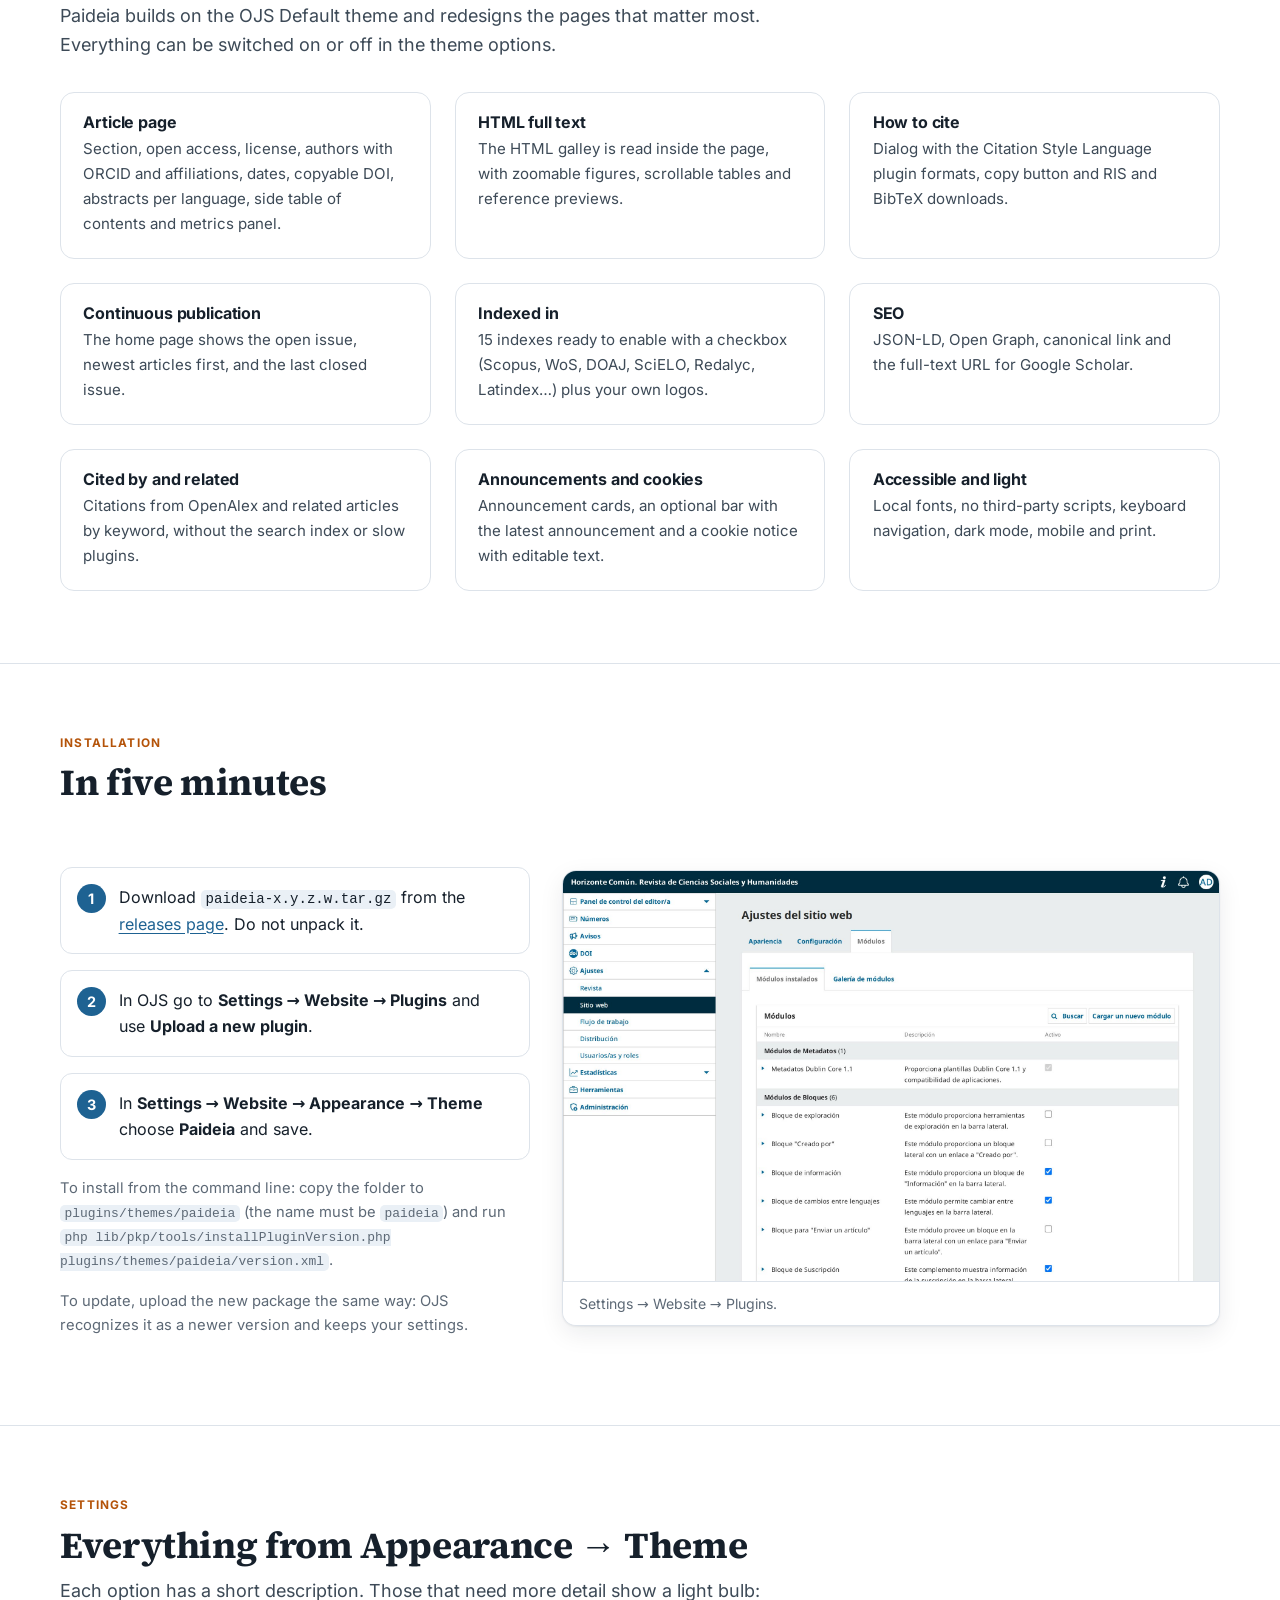
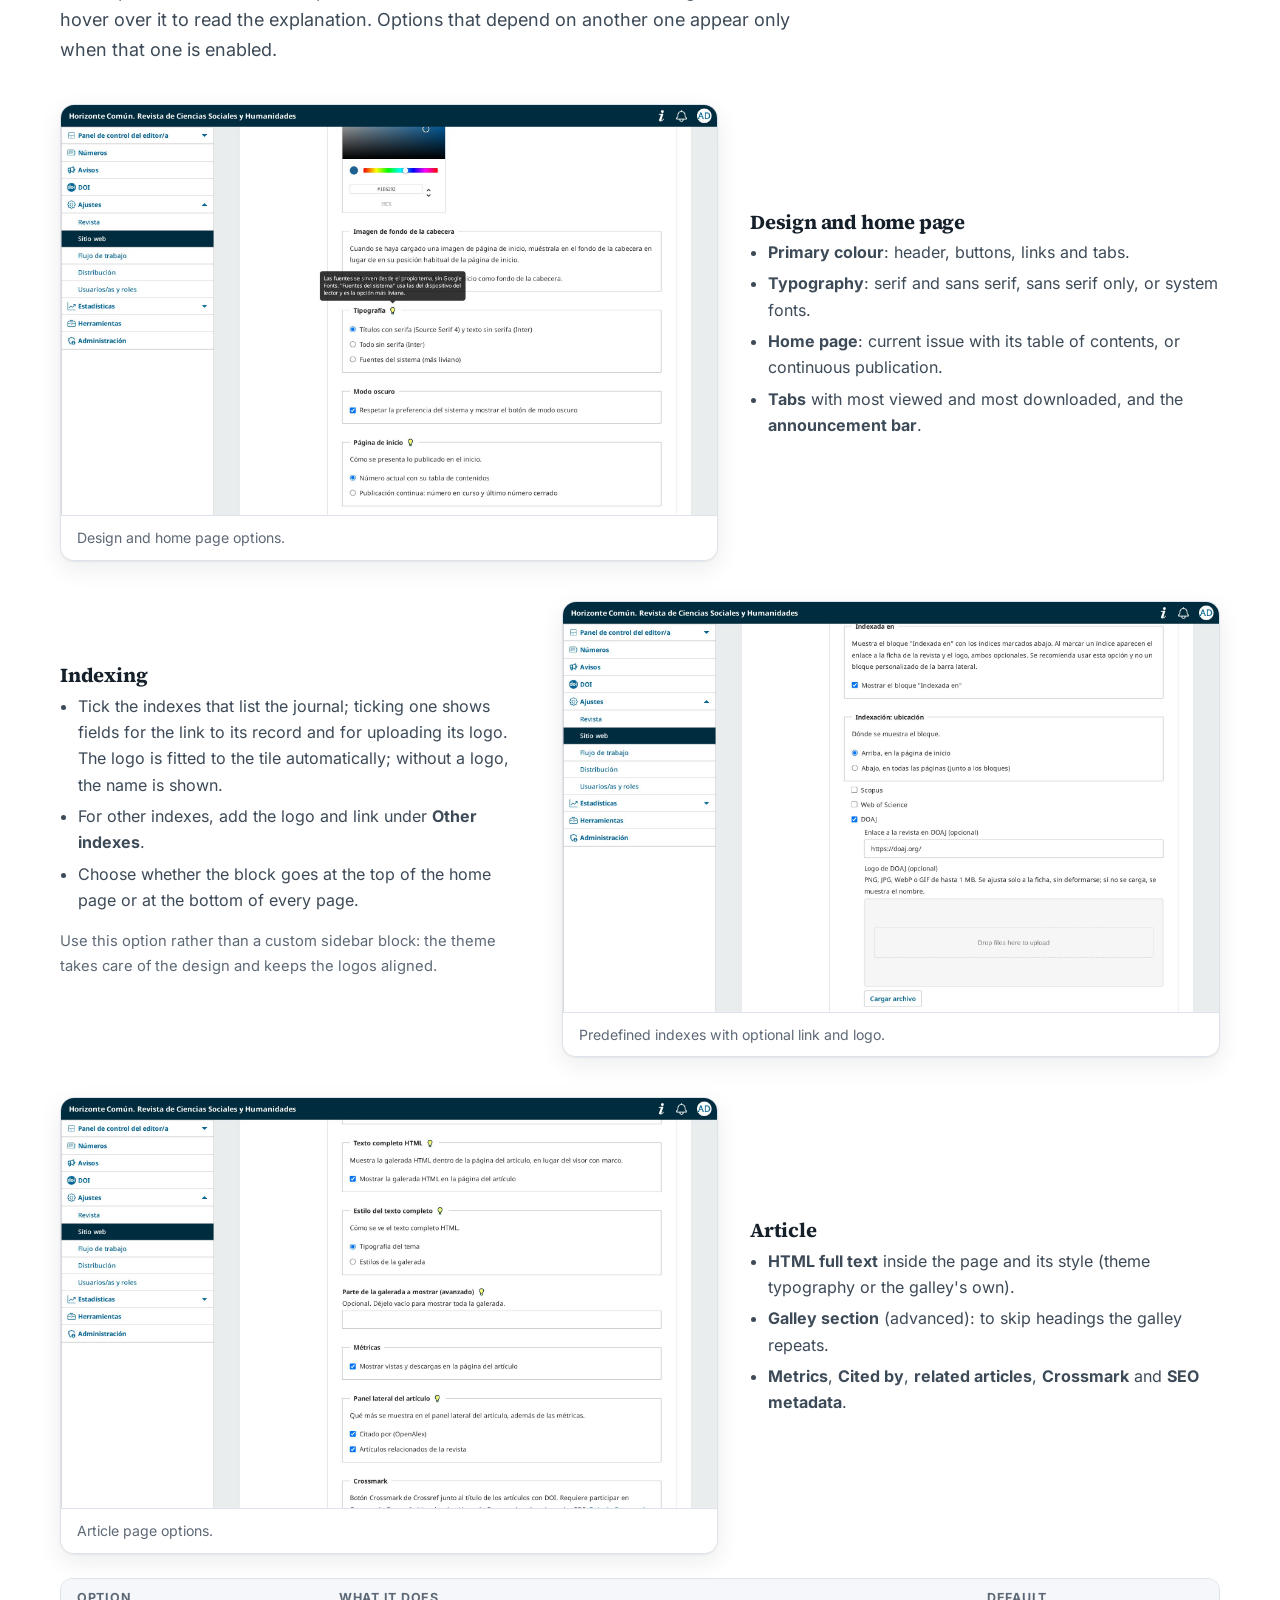
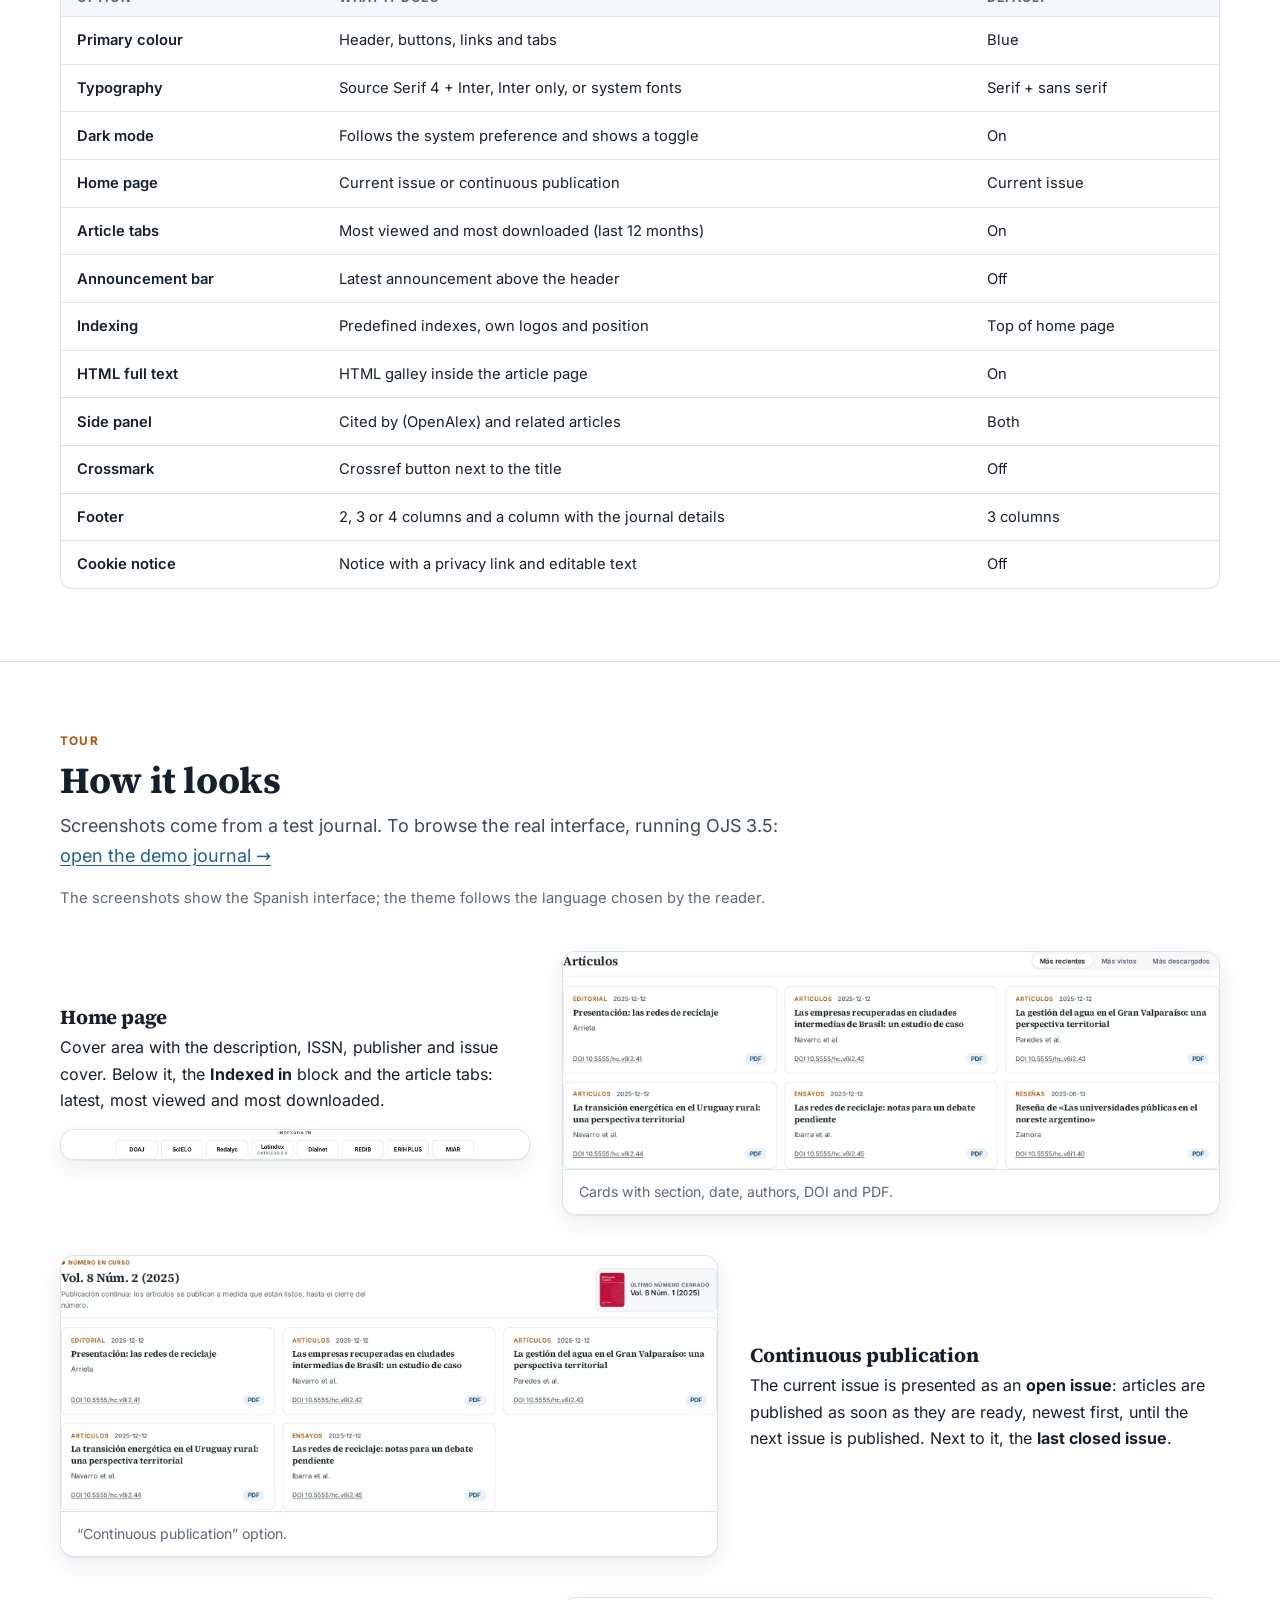
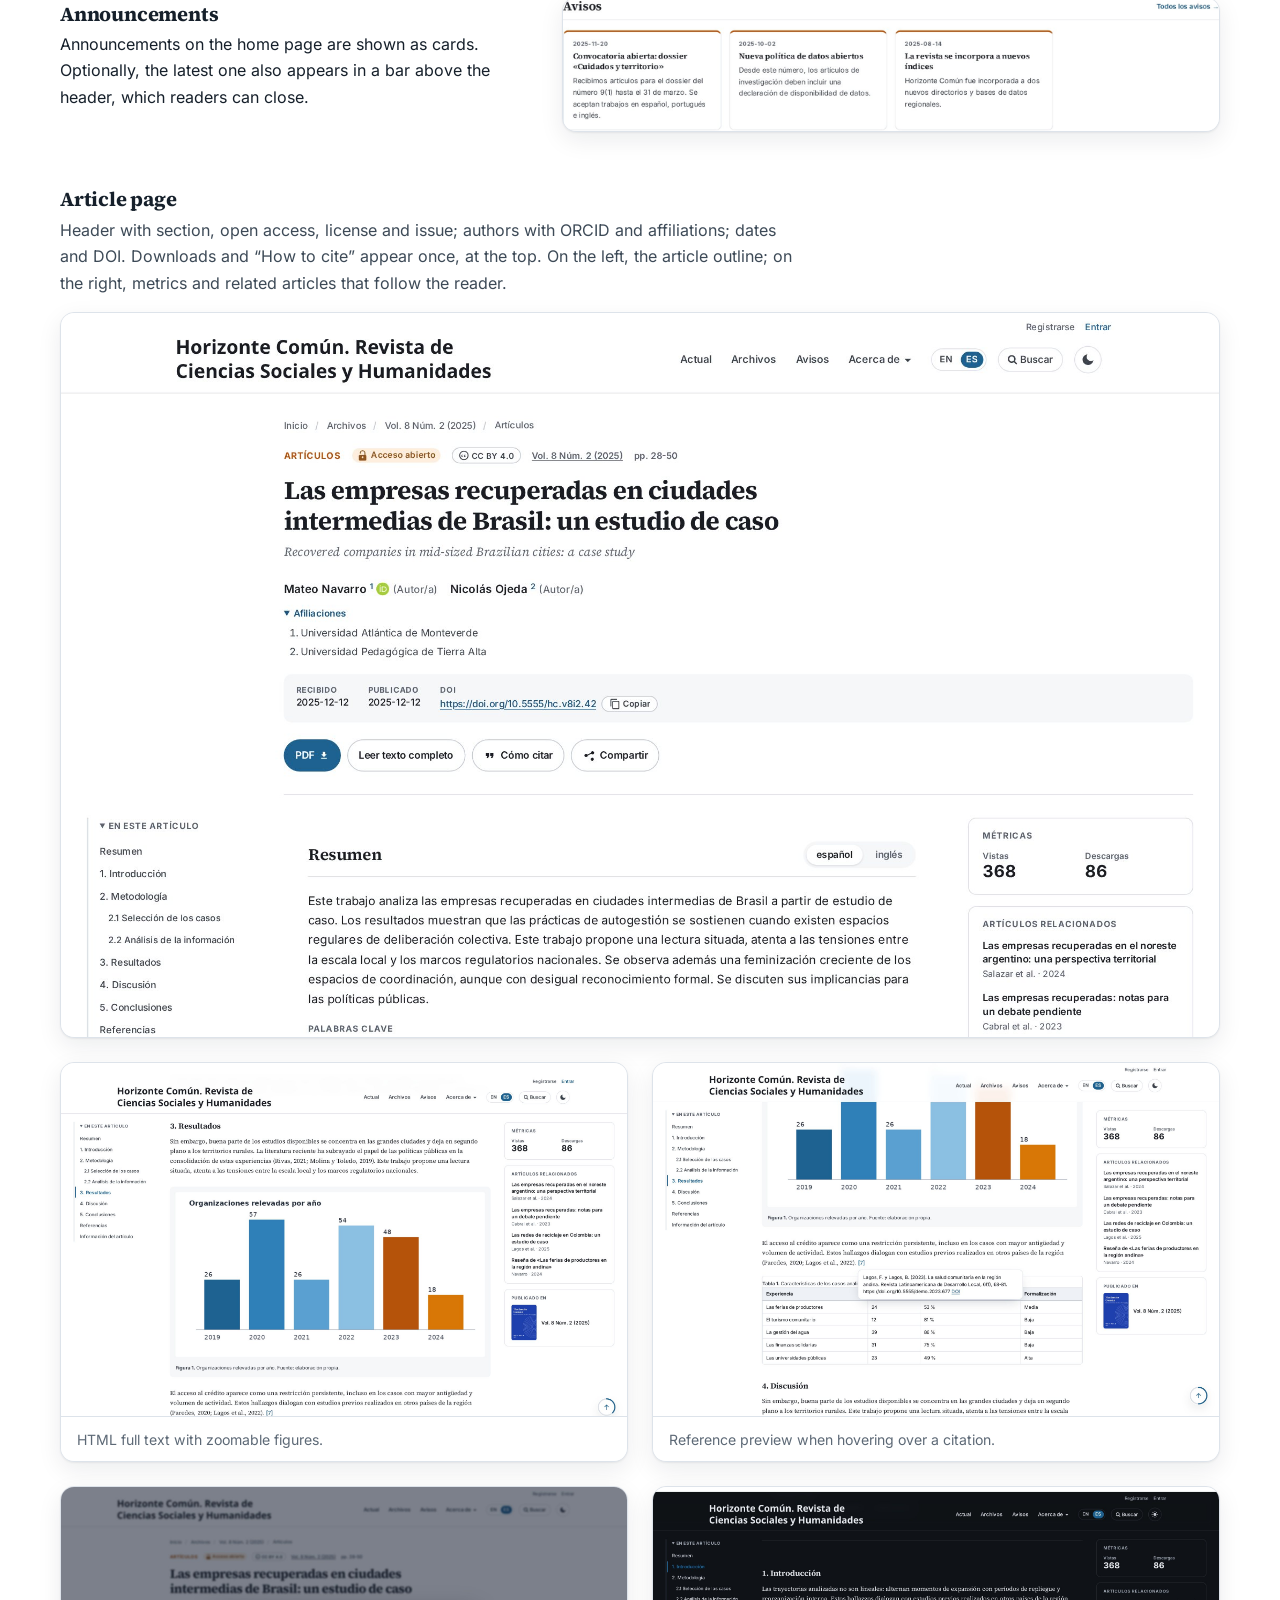
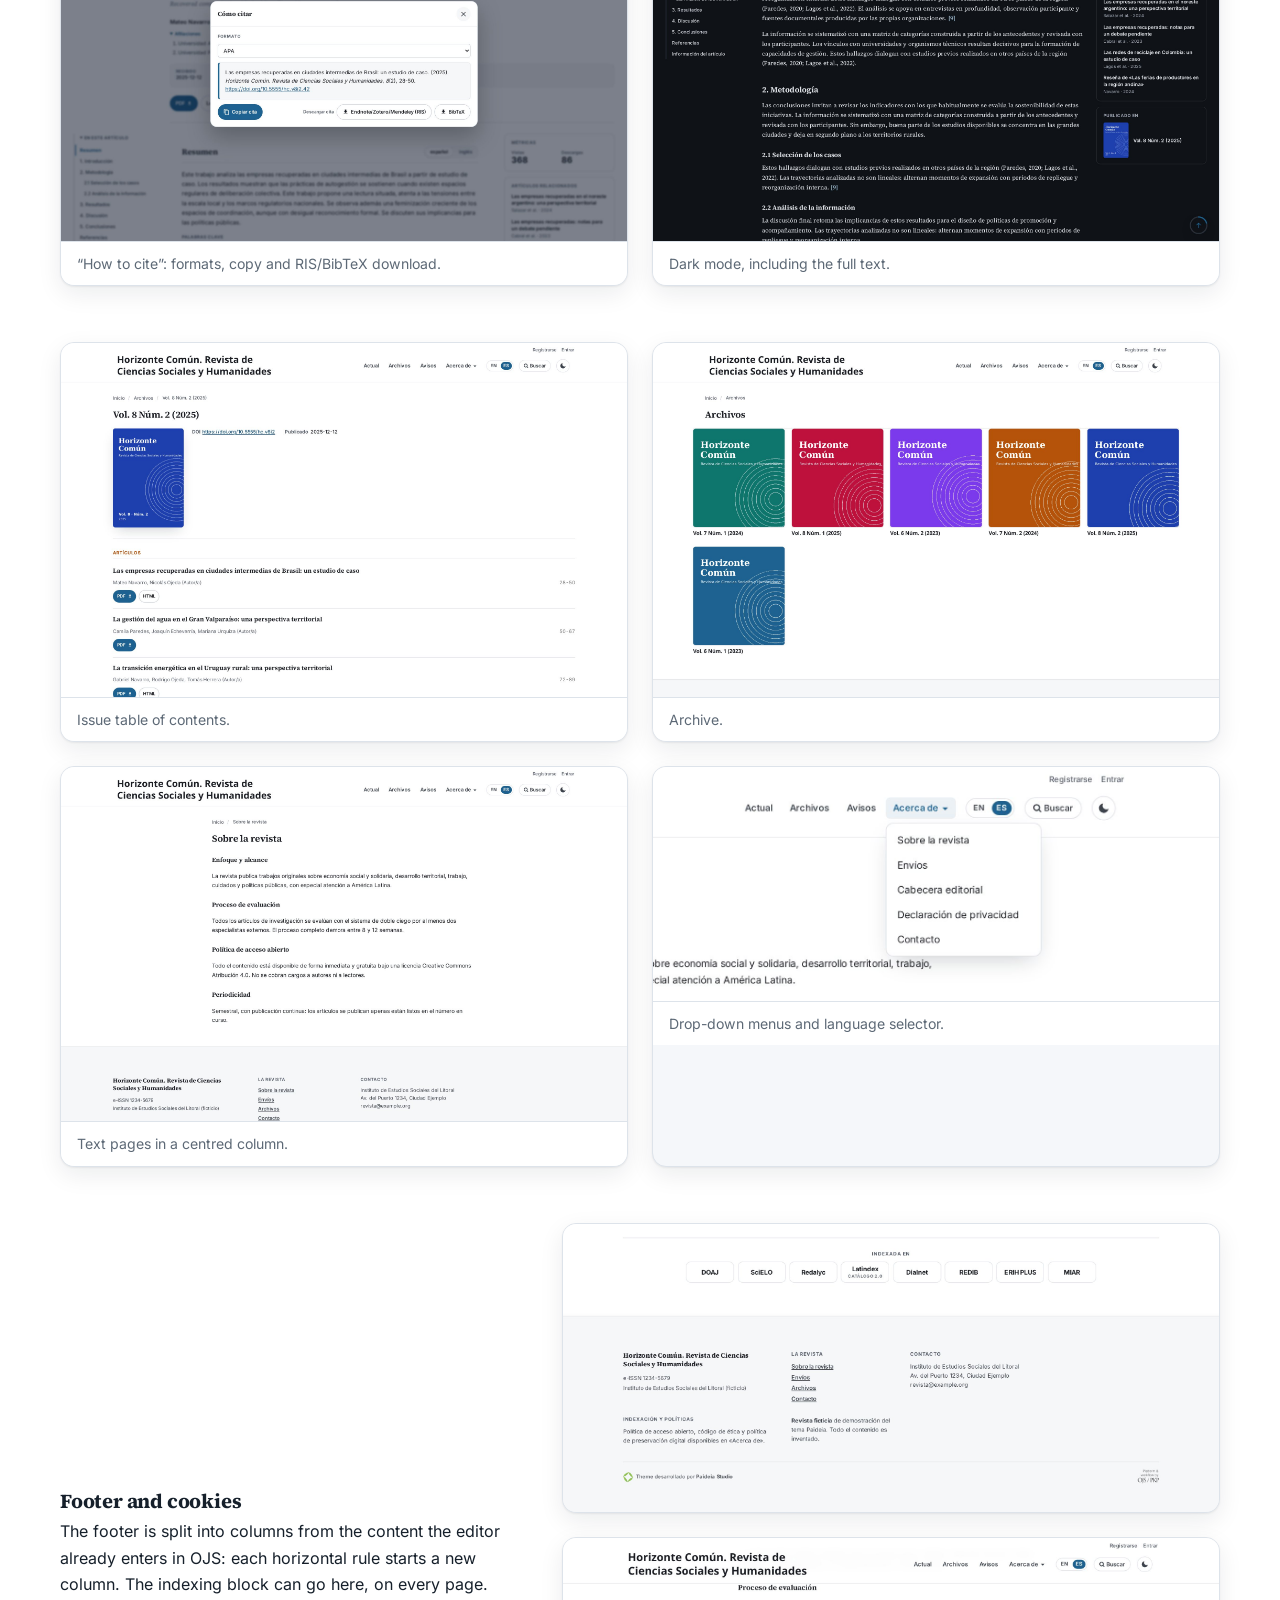
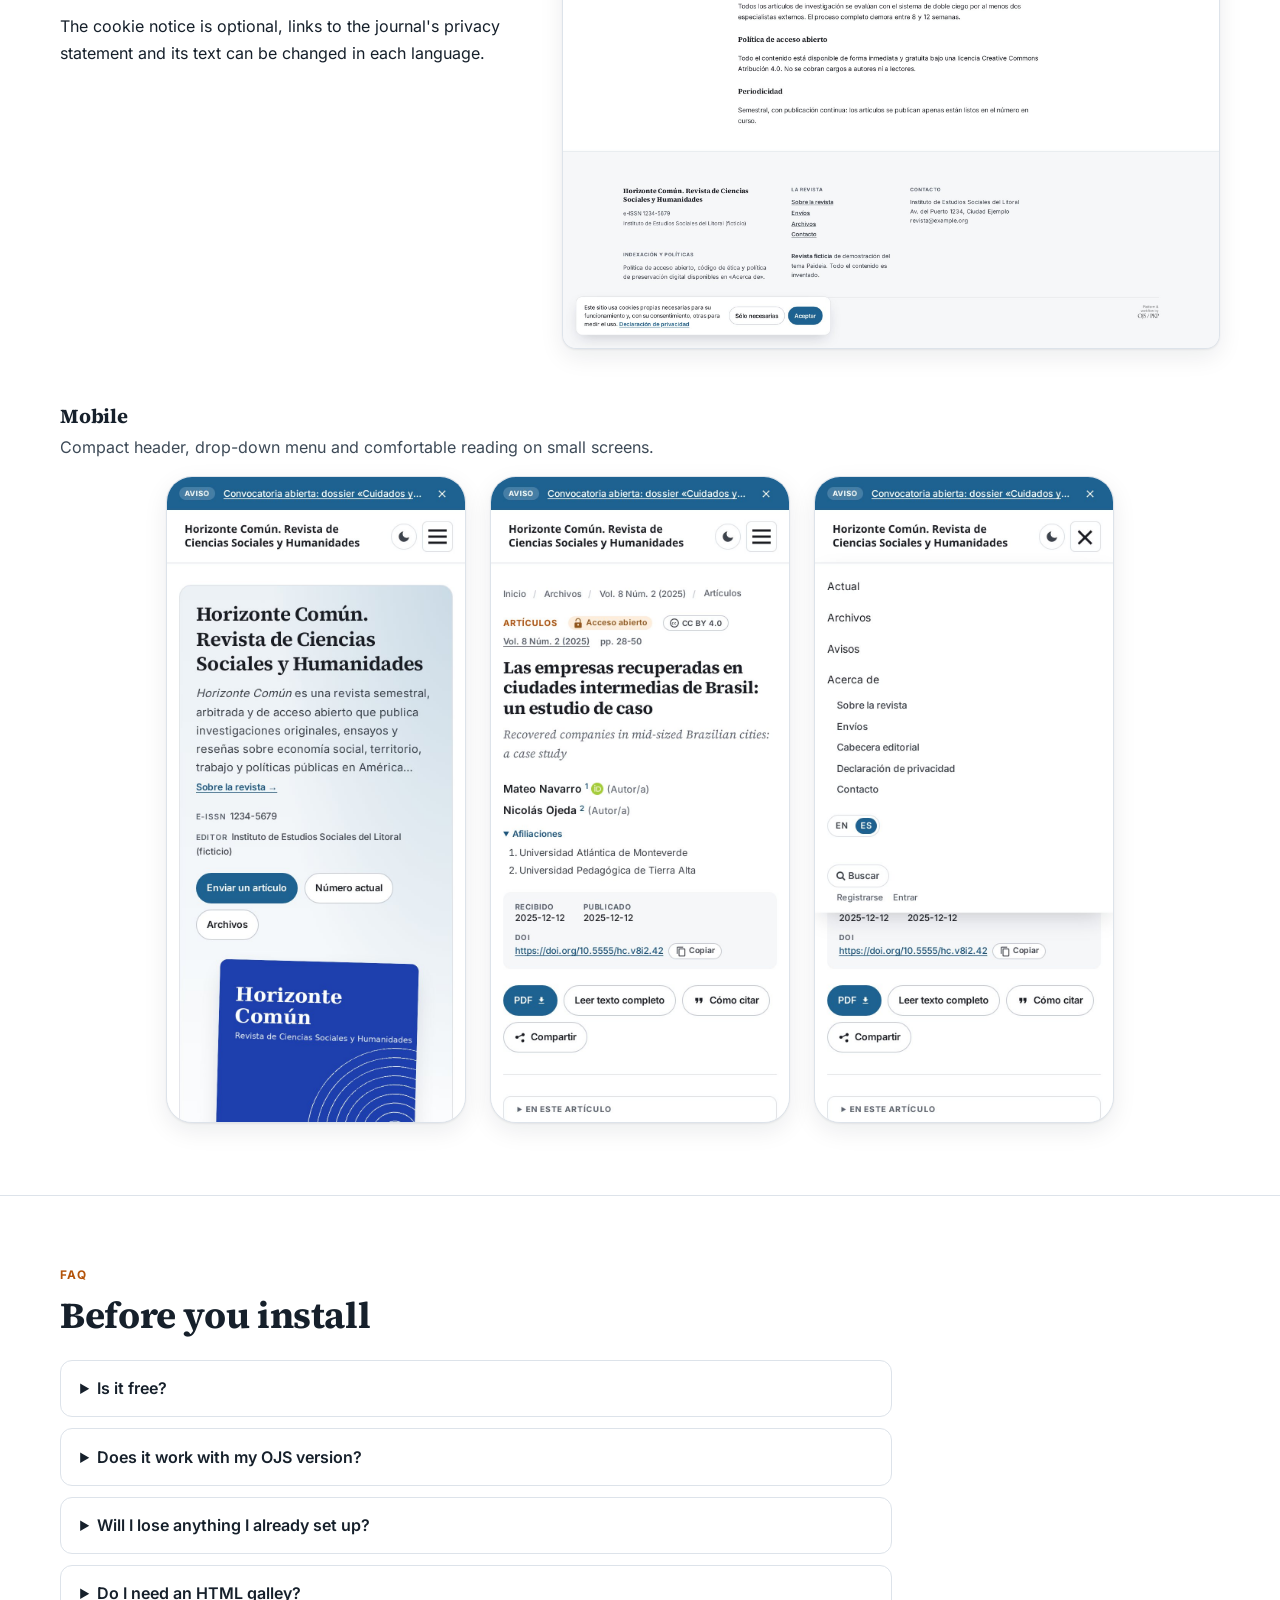
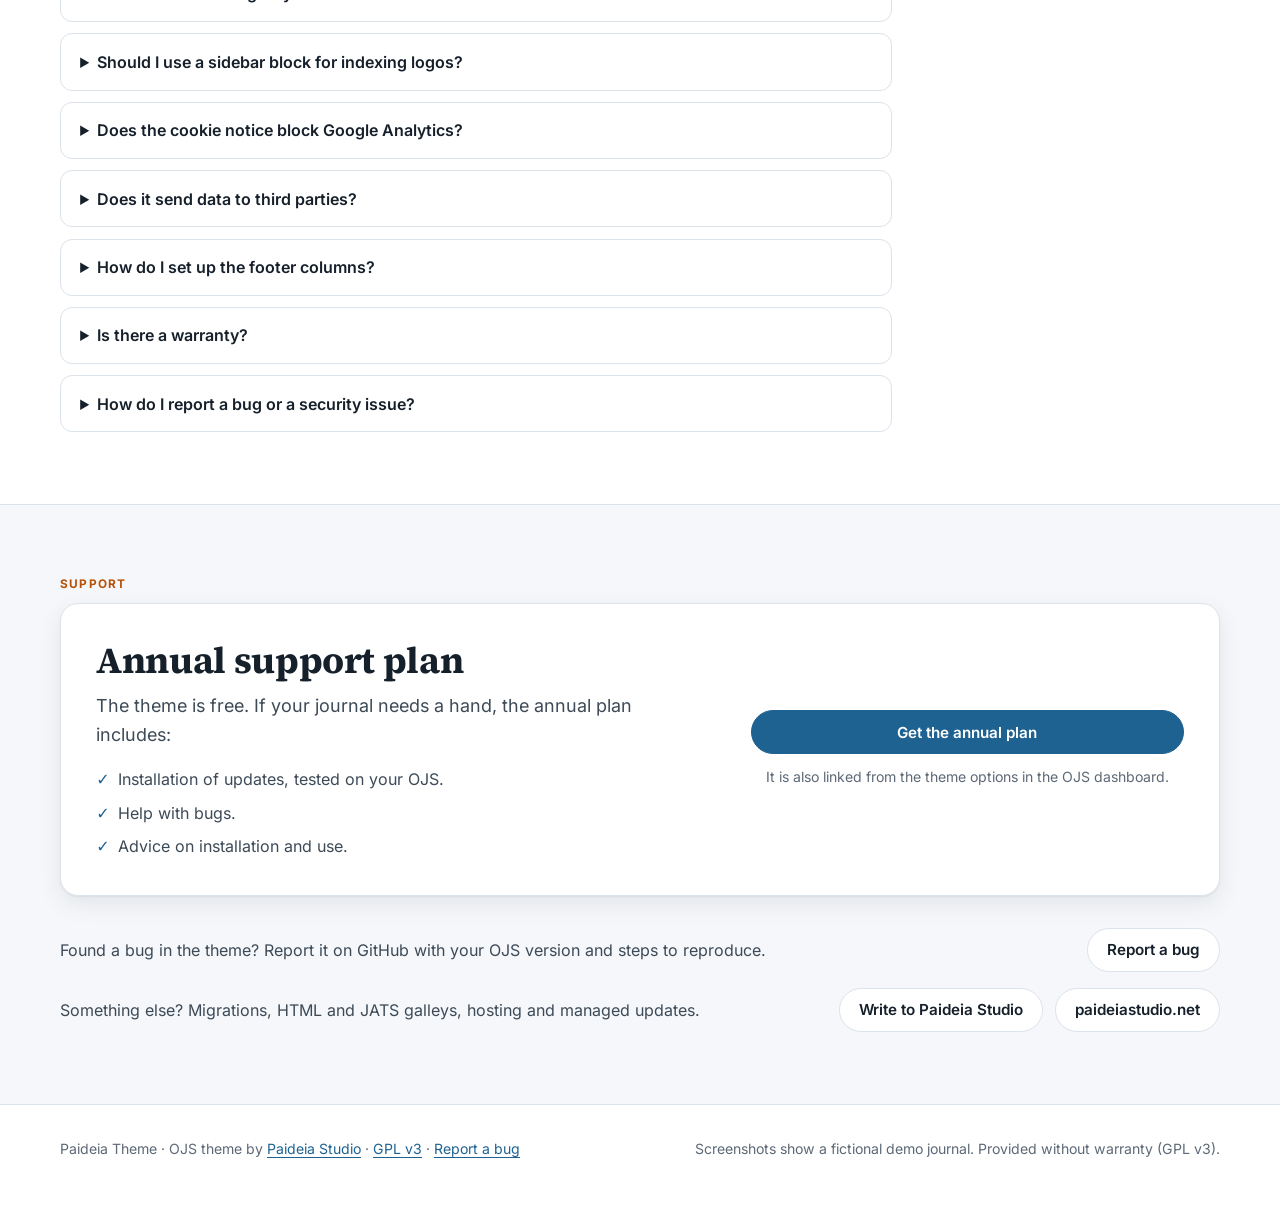
<file: docs/en/index.html>
<!doctype html>
<html lang="en">
<head>
<meta charset="utf-8">
<meta name="viewport" content="width=device-width, initial-scale=1">
<title>Paideia Theme · OJS theme</title>
<meta name="description" content="Paideia Theme is a free theme for Open Journal Systems 3.4 and 3.5: indexed-journal article page, HTML full text, continuous publication, indexing and SEO. Installation and configuration guide.">
<meta property="og:title" content="Paideia Theme · OJS theme">
<meta property="og:description" content="Free theme for Open Journal Systems, by Paideia Studio. Guide with screenshots.">
<meta property="og:image" content="../img/home.jpg">
<link rel="canonical" href="https://paideiapublishingservices.github.io/paideiaTheme/en/">
<link rel="alternate" hreflang="es" href="https://paideiapublishingservices.github.io/paideiaTheme/">
<link rel="alternate" hreflang="en" href="https://paideiapublishingservices.github.io/paideiaTheme/en/">
<link rel="alternate" hreflang="pt-BR" href="https://paideiapublishingservices.github.io/paideiaTheme/pt/">
<link rel="alternate" hreflang="id" href="https://paideiapublishingservices.github.io/paideiaTheme/id/">
<link rel="alternate" hreflang="x-default" href="https://paideiapublishingservices.github.io/paideiaTheme/">
<link rel="stylesheet" href="../assets/docs.css">
</head>
<body>

<header class="top">
	<div class="wrap">
		<a class="brand" href="./">
			<svg viewBox="0 0 98 100" aria-hidden="true"><path fill="#7FBA34" d="M58.7 0.2 60.0 0.2 60.2 0.9 44.6 18.9 34.3 29.7 28.6 34.5 22.5 38.5 16.5 40.6 11.6 40.6 7.3 38.9 4.1 35.9 3.6 35.0 3.8 34.3 8.2 28.8 13.2 23.8 19.4 18.7 27.9 12.9 38.5 7.1 49.2 2.8 58.7 0.2ZM63.4 4.5 64.5 4.3 66.4 5.7 74.3 13.2 79.9 20.1 85.2 28.1 90.5 38.1 95.3 50.1 97.4 57.7 97.9 61.0 97.2 61.6 94.9 59.3 77.1 43.4 70.1 36.4 64.3 29.6 61.6 25.5 58.8 19.4 58.0 15.8 58.0 13.7 58.6 11.1 59.9 8.3 63.4 4.5ZM0.2 38.5 0.7 38.4 21.9 59.3 29.3 67.8 32.7 72.6 36.5 79.7 37.9 85.6 37.7 88.4 37.2 90.5 35.0 94.2 31.9 97.0 30.5 96.6 24.0 90.5 19.6 85.3 15.5 79.4 11.4 72.6 7.9 65.5 4.4 57.0 1.2 46.6 -0.1 39.2 0.2 38.5ZM80.5 59.3 84.2 59.2 87.0 59.9 89.8 61.4 92.8 64.3 92.9 65.7 88.5 71.2 83.5 76.2 79.2 79.9 69.5 86.6 58.2 92.9 46.6 97.5 38.3 99.7 36.9 99.9 36.4 99.3 52.4 80.9 62.4 70.3 68.1 65.5 74.7 61.3 80.5 59.3Z"/></svg>
			<span>Paideia <small>Theme</small></span>
		</a>
		<nav aria-label="Sections">
			<a href="#incluye">Features</a>
			<a href="#instalacion">Installation</a>
			<a href="#configuracion">Settings</a>
			<a href="#recorrido">Tour</a>
			<a href="#soporte">Support</a>
			<a href="https://ojs35.paideiastudio.com.ar/index.php/demoestilos/" target="_blank" rel="noopener">Demo</a>
		</nav>
		<div class="lang" role="group" aria-label="Language">
			<a href="../" hreflang="es" lang="es" title="Español">ES</a>
			<a href="../en/" hreflang="en" lang="en" title="English" aria-current="page">EN</a>
			<a href="../pt/" hreflang="pt-BR" lang="pt-BR" title="Português">PT</a>
			<a href="../id/" hreflang="id" lang="id" title="Bahasa Indonesia">ID</a>
		</div>
		<button class="theme-btn" type="button" id="themeBtn" aria-label="Switch between light and dark mode">
			<svg width="18" height="18" viewBox="0 0 24 24" aria-hidden="true"><path fill="currentColor" d="M12 3a9 9 0 1 0 9 9c0-.46-.04-.92-.1-1.36a5.39 5.39 0 0 1-4.4 2.26 5.4 5.4 0 0 1-3.14-9.8c-.44-.06-.9-.1-1.36-.1z"/></svg>
		</button>
	</div>
</header>

<main>
<div class="hero">
	<div class="wrap">
		<p class="eyebrow">Free theme for Open Journal Systems</p>
		<h1>A modern scholarly journal, no coding required</h1>
		<p class="lead">Paideia Theme is a theme for OJS 3.4 and 3.5 with the article page of indexed journals, HTML full text inside the page, continuous publication, an indexing block and metadata for search engines. It installs like any plugin and is configured from the OJS dashboard.</p>
		<div class="cta">
			<a class="btn btn--primary" href="https://ojs35.paideiastudio.com.ar/index.php/demoestilos/" target="_blank" rel="noopener">See the live demo</a>
			<a class="btn" href="https://github.com/PaideiaPublishingServices/paideiaTheme/releases/latest">Download the latest version</a>
			<a class="btn" href="https://github.com/PaideiaPublishingServices/paideiaTheme">Code on GitHub</a>
			<a class="btn" href="#soporte">Support plan</a>
		</div>
		<ul class="facts">
			<li>OJS 3.4 · 3.5</li>
			<li>GPL v3 license</li>
			<li>Spanish, English, Portuguese and Indonesian</li>
			<li>Dark mode and mobile</li>
		</ul>
		<figure class="shot hero-shot">
			<img src="../img/home.jpg" alt="Journal home page with the Paideia theme: description, issue cover and buttons" width="2160" height="1350">
			<figcaption>Home page. Screenshots use a fictional demo journal: names, authors, institutions and DOIs are made up.</figcaption>
		</figure>
	</div>
</div>

<section id="incluye">
	<div class="wrap">
		<p class="eyebrow">Features</p>
		<h2>What readers and indexers expect</h2>
		<p class="lead">Paideia builds on the OJS Default theme and redesigns the pages that matter most. Everything can be switched on or off in the theme options.</p>
		<div class="grid grid-3" style="margin-top:2rem">
			<div class="card"><h3>Article page</h3><p>Section, open access, license, authors with ORCID and affiliations, dates, copyable DOI, abstracts per language, side table of contents and metrics panel.</p></div>
			<div class="card"><h3>HTML full text</h3><p>The HTML galley is read inside the page, with zoomable figures, scrollable tables and reference previews.</p></div>
			<div class="card"><h3>How to cite</h3><p>Dialog with the Citation Style Language plugin formats, copy button and RIS and BibTeX downloads.</p></div>
			<div class="card"><h3>Continuous publication</h3><p>The home page shows the open issue, newest articles first, and the last closed issue.</p></div>
			<div class="card"><h3>Indexed in</h3><p>15 indexes ready to enable with a checkbox (Scopus, WoS, DOAJ, SciELO, Redalyc, Latindex…) plus your own logos.</p></div>
			<div class="card"><h3>SEO</h3><p>JSON-LD, Open Graph, canonical link and the full-text URL for Google Scholar.</p></div>
			<div class="card"><h3>Cited by and related</h3><p>Citations from OpenAlex and related articles by keyword, without the search index or slow plugins.</p></div>
			<div class="card"><h3>Announcements and cookies</h3><p>Announcement cards, an optional bar with the latest announcement and a cookie notice with editable text.</p></div>
			<div class="card"><h3>Accessible and light</h3><p>Local fonts, no third-party scripts, keyboard navigation, dark mode, mobile and print.</p></div>
		</div>
	</div>
</section>

<section id="instalacion">
	<div class="wrap">
		<p class="eyebrow">Installation</p>
		<h2>In five minutes</h2>
		<div class="row">
			<div>
				<ol class="steps">
					<li>Download <code>paideia-x.y.z.w.tar.gz</code> from the <a href="https://github.com/PaideiaPublishingServices/paideiaTheme/releases/latest">releases page</a>. Do not unpack it.</li>
					<li>In OJS go to <strong>Settings → Website → Plugins</strong> and use <strong>Upload a new plugin</strong>.</li>
					<li>In <strong>Settings → Website → Appearance → Theme</strong> choose <strong>Paideia</strong> and save.</li>
				</ol>
				<p style="margin-top:1rem;color:var(--muted);font-size:.92rem">To install from the command line: copy the folder to <code>plugins/themes/paideia</code> (the name must be <code>paideia</code>) and run <code>php lib/pkp/tools/installPluginVersion.php plugins/themes/paideia/version.xml</code>.</p>
				<p style="color:var(--muted);font-size:.92rem">To update, upload the new package the same way: OJS recognizes it as a newer version and keeps your settings.</p>
			</div>
			<figure class="shot"><img src="../img/back-plugins.jpg" alt="Plugins tab of the OJS website settings" loading="lazy" width="2160" height="1350"><figcaption>Settings → Website → Plugins.</figcaption></figure>
		</div>
	</div>
</section>

<section id="configuracion">
	<div class="wrap">
		<p class="eyebrow">Settings</p>
		<h2>Everything from Appearance → Theme</h2>
		<p class="lead">Each option has a short description. Those that need more detail show a light bulb: hover over it to read the explanation. Options that depend on another one appear only when that one is enabled.</p>

		<div class="row row--flip">
			<div>
				<h3>Design and home page</h3>
				<ul class="clean">
					<li><strong>Primary colour</strong>: header, buttons, links and tabs.</li>
					<li><strong>Typography</strong>: serif and sans serif, sans serif only, or system fonts.</li>
					<li><strong>Home page</strong>: current issue with its table of contents, or continuous publication.</li>
					<li><strong>Tabs</strong> with most viewed and most downloaded, and the <strong>announcement bar</strong>.</li>
				</ul>
			</div>
			<figure class="shot"><img src="../img/back-home.jpg" alt="Typography, dark mode and home page options in the theme form" loading="lazy" width="2160" height="1350"><figcaption>Design and home page options.</figcaption></figure>
		</div>

		<div class="row">
			<div>
				<h3>Indexing</h3>
				<ul class="clean">
					<li>Tick the indexes that list the journal; ticking one shows fields for the link to its record and for uploading its logo. The logo is fitted to the tile automatically; without a logo, the name is shown.</li>
					<li>For other indexes, add the logo and link under <strong>Other indexes</strong>.</li>
					<li>Choose whether the block goes at the top of the home page or at the bottom of every page.</li>
				</ul>
				<p style="color:var(--muted);font-size:.92rem">Use this option rather than a custom sidebar block: the theme takes care of the design and keeps the logos aligned.</p>
			</div>
			<figure class="shot"><img src="../img/back-indexing.jpg" alt="Indexing options: position and list of indexes with checkboxes and links" loading="lazy" width="2160" height="1350"><figcaption>Predefined indexes with optional link and logo.</figcaption></figure>
		</div>

		<div class="row row--flip">
			<div>
				<h3>Article</h3>
				<ul class="clean">
					<li><strong>HTML full text</strong> inside the page and its style (theme typography or the galley's own).</li>
					<li><strong>Galley section</strong> (advanced): to skip headings the galley repeats.</li>
					<li><strong>Metrics</strong>, <strong>Cited by</strong>, <strong>related articles</strong>, <strong>Crossmark</strong> and <strong>SEO metadata</strong>.</li>
				</ul>
			</div>
			<figure class="shot"><img src="../img/back-article.jpg" alt="Article options in the theme form" loading="lazy" width="2160" height="1350"><figcaption>Article page options.</figcaption></figure>
		</div>

		<div class="table-wrap">
			<table>
				<thead><tr><th>Option</th><th>What it does</th><th>Default</th></tr></thead>
				<tbody>
					<tr><td>Primary colour</td><td>Header, buttons, links and tabs</td><td>Blue</td></tr>
					<tr><td>Typography</td><td>Source Serif 4 + Inter, Inter only, or system fonts</td><td>Serif + sans serif</td></tr>
					<tr><td>Dark mode</td><td>Follows the system preference and shows a toggle</td><td>On</td></tr>
					<tr><td>Home page</td><td>Current issue or continuous publication</td><td>Current issue</td></tr>
					<tr><td>Article tabs</td><td>Most viewed and most downloaded (last 12 months)</td><td>On</td></tr>
					<tr><td>Announcement bar</td><td>Latest announcement above the header</td><td>Off</td></tr>
					<tr><td>Indexing</td><td>Predefined indexes, own logos and position</td><td>Top of home page</td></tr>
					<tr><td>HTML full text</td><td>HTML galley inside the article page</td><td>On</td></tr>
					<tr><td>Side panel</td><td>Cited by (OpenAlex) and related articles</td><td>Both</td></tr>
					<tr><td>Crossmark</td><td>Crossref button next to the title</td><td>Off</td></tr>
					<tr><td>Footer</td><td>2, 3 or 4 columns and a column with the journal details</td><td>3 columns</td></tr>
					<tr><td>Cookie notice</td><td>Notice with a privacy link and editable text</td><td>Off</td></tr>
				</tbody>
			</table>
		</div>
	</div>
</section>

<section id="recorrido">
	<div class="wrap">
		<p class="eyebrow">Tour</p>
		<h2>How it looks</h2>
		<p class="lead">Screenshots come from a test journal. To browse the real interface, running OJS 3.5: <a href="https://ojs35.paideiastudio.com.ar/index.php/demoestilos/" target="_blank" rel="noopener">open the demo journal →</a></p>
		<p style="color:var(--muted);font-size:.92rem">The screenshots show the Spanish interface; the theme follows the language chosen by the reader.</p>

		<div class="row">
			<div>
				<h3>Home page</h3>
				<p>Cover area with the description, ISSN, publisher and issue cover. Below it, the <strong>Indexed in</strong> block and the article tabs: latest, most viewed and most downloaded.</p>
				<figure class="shot" style="margin-top:1rem"><img src="../img/home-indexing.jpg" alt="Indexed in block with index tiles" loading="lazy" width="1764" height="107"></figure>
			</div>
			<figure class="shot"><img src="../img/home-tabs.jpg" alt="Article tabs with cards" loading="lazy" width="1764" height="585"><figcaption>Cards with section, date, authors, DOI and PDF.</figcaption></figure>
		</div>

		<div class="row row--flip">
			<div>
				<h3>Continuous publication</h3>
				<p>The current issue is presented as an <strong>open issue</strong>: articles are published as soon as they are ready, newest first, until the next issue is published. Next to it, the <strong>last closed issue</strong>.</p>
			</div>
			<figure class="shot"><img src="../img/home-continuous.jpg" alt="Open issue with article cards and a link to the last closed issue" loading="lazy" width="1764" height="687"><figcaption>“Continuous publication” option.</figcaption></figure>
		</div>

		<div class="row">
			<div>
				<h3>Announcements</h3>
				<p>Announcements on the home page are shown as cards. Optionally, the latest one also appears in a bar above the header, which readers can close.</p>
			</div>
			<figure class="shot"><img src="../img/home-news.jpg" alt="Announcement cards" loading="lazy" width="1764" height="359"></figure>
		</div>

		<div style="margin-top:3.5rem">
			<h3>Article page</h3>
			<p style="max-width:46rem;color:var(--soft)">Header with section, open access, license and issue; authors with ORCID and affiliations; dates and DOI. Downloads and “How to cite” appear once, at the top. On the left, the article outline; on the right, metrics and related articles that follow the reader.</p>
			<figure class="shot" style="margin-top:1rem"><img src="../img/article.jpg" alt="Article page with header, side outline, abstract and metrics panel" loading="lazy" width="2160" height="1350"></figure>
		</div>

		<div class="grid grid-2" style="margin-top:1.5rem">
			<figure class="shot"><img src="../img/article-figure.jpg" alt="HTML full text with a figure inside the article page" loading="lazy" width="2160" height="1350"><figcaption>HTML full text with zoomable figures.</figcaption></figure>
			<figure class="shot"><img src="../img/article-cite-tip.jpg" alt="Reference preview when hovering over a citation" loading="lazy" width="2160" height="1350"><figcaption>Reference preview when hovering over a citation.</figcaption></figure>
			<figure class="shot"><img src="../img/article-cite.jpg" alt="How to cite dialog with format selector" loading="lazy" width="2160" height="1350"><figcaption>“How to cite”: formats, copy and RIS/BibTeX download.</figcaption></figure>
			<figure class="shot"><img src="../img/article-dark.jpg" alt="Article page in dark mode" loading="lazy" width="2160" height="1350"><figcaption>Dark mode, including the full text.</figcaption></figure>
		</div>

		<div class="grid grid-2" style="margin-top:3.5rem">
			<figure class="shot"><img src="../img/issue.jpg" alt="Issue table of contents with cover and articles by section" loading="lazy" width="2160" height="1350"><figcaption>Issue table of contents.</figcaption></figure>
			<figure class="shot"><img src="../img/archive.jpg" alt="Issue archive with covers" loading="lazy" width="2160" height="1350"><figcaption>Archive.</figcaption></figure>
			<figure class="shot"><img src="../img/about.jpg" alt="About the journal page with a centred reading column" loading="lazy" width="2160" height="1350"><figcaption>Text pages in a centred column.</figcaption></figure>
			<figure class="shot"><img src="../img/nav.jpg" alt="Drop-down menu of the main navigation" loading="lazy" width="1200" height="495"><figcaption>Drop-down menus and language selector.</figcaption></figure>
		</div>

		<div class="row" style="margin-top:3.5rem">
			<div>
				<h3>Footer and cookies</h3>
				<p>The footer is split into columns from the content the editor already enters in OJS: each horizontal rule starts a new column. The indexing block can go here, on every page.</p>
				<p>The cookie notice is optional, links to the journal's privacy statement and its text can be changed in each language.</p>
			</div>
			<div class="grid">
				<figure class="shot"><img src="../img/footer.jpg" alt="Indexing block at the bottom and footer in columns" loading="lazy" width="2160" height="951"></figure>
				<figure class="shot"><img src="../img/cookies.jpg" alt="Cookie notice at the bottom left" loading="lazy" width="2160" height="1350"></figure>
			</div>
		</div>

		<div style="margin-top:3.5rem">
			<h3>Mobile</h3>
			<p style="color:var(--soft)">Compact header, drop-down menu and comfortable reading on small screens.</p>
			<div class="phones" style="margin-top:1rem">
				<figure class="shot shot--phone"><img src="../img/mobile-home.jpg" alt="Home page on a phone" loading="lazy" width="780" height="1688"></figure>
				<figure class="shot shot--phone"><img src="../img/mobile-article.jpg" alt="Article on a phone" loading="lazy" width="780" height="1688"></figure>
				<figure class="shot shot--phone"><img src="../img/mobile-menu.jpg" alt="Open menu on a phone" loading="lazy" width="780" height="1688"></figure>
			</div>
		</div>
	</div>
</section>

<section id="preguntas">
	<div class="wrap">
		<p class="eyebrow">FAQ</p>
		<h2>Before you install</h2>
		<div style="margin-top:1.5rem;max-width:52rem">
			<details><summary>Is it free?</summary><p>Yes. The theme is free software (GPL v3). The only thing the license asks is to keep the “Theme developed by Paideia Studio” credit visible in the footer. If it is hidden, the theme switches itself off in the browser. The annual support plan is optional.</p></details>
			<details><summary>Does it work with my OJS version?</summary><p>With OJS 3.4 and 3.5. It requires PHP 8.0 or later (8.2 for OJS 3.5). It does not work with OJS 3.3.</p></details>
			<details><summary>Will I lose anything I already set up?</summary><p>No. The theme uses the footer, menus, blocks and announcements already entered in OJS. If you switch back to the Default theme, everything stays in place.</p></details>
			<details><summary>Do I need an HTML galley?</summary><p>No. Without an HTML galley the article page shows the abstract, references and PDF button. With an HTML galley, the full text is read inside the page.</p></details>
			<details><summary>Should I use a sidebar block for indexing logos?</summary><p>Better not: add the indexes in the theme options. Sidebar blocks need their own HTML and styles; the theme's “Indexed in” block looks tidy without any code.</p></details>
			<details><summary>Does the cookie notice block Google Analytics?</summary><p>It does not block scripts by itself. It stores the reader's choice and fires the <code>pdt:cookies</code> event, so analytics or other services can wait for consent.</p></details>
			<details><summary>Does it send data to third parties?</summary><p>Fonts are local and there are no third-party scripts. Only when enabled: “Cited by” queries OpenAlex from the server (sending only the DOI) and Crossmark loads the Crossref script.</p></details>
			<details><summary>How do I set up the footer columns?</summary><p>The footer is written where it always is: <strong>Settings → Website → Appearance → Setup → Page footer</strong>. The editor has no horizontal-rule button, so open the source code with the <code>&lt;&gt;</code> button and type <code>&lt;hr&gt;</code> between columns. For example, three columns:</p><pre><code>&lt;h4&gt;Contact&lt;/h4&gt;
&lt;p&gt;Example Institute · journal@example.org&lt;/p&gt;
&lt;hr&gt;
&lt;h4&gt;Policies&lt;/h4&gt;
&lt;p&gt;Open access, ethics and preservation.&lt;/p&gt;
&lt;hr&gt;
&lt;h4&gt;License&lt;/h4&gt;
&lt;p&gt;Content under CC BY 4.0.&lt;/p&gt;</code></pre><p>Without rules but with two or more headings, each heading starts a column. The column with the journal name, ISSN, publisher and links is added by the theme (theme option “Footer”): no need to repeat it. “Footer columns” sets how many fit in a row; extra ones move to the next row.</p></details>
			<details><summary>Is there a warranty?</summary><p>It is provided as is, without warranty of any kind, under sections 15 and 16 of the <a href="https://github.com/PaideiaPublishingServices/paideiaTheme/blob/main/LICENSE">GPL v3 license</a>. Test each new version on a copy of your OJS before using it on the journal and keep backups. The journal is responsible for its privacy statement and for how it uses the cookie notice. The annual support plan is a separate service and does not change this condition of the software.</p></details>
			<details><summary>How do I report a bug or a security issue?</summary><p>Report bugs on <a href="https://github.com/PaideiaPublishingServices/paideiaTheme/issues/new/choose">GitHub</a>, with the theme and OJS versions and steps to reproduce. Security issues should not be published: use <a href="https://github.com/PaideiaPublishingServices/paideiaTheme/security/policy">private reporting</a> or write to Paideia Studio.</p></details>
		</div>
	</div>
</section>

<section id="soporte" class="contact">
	<div class="wrap">
		<p class="eyebrow">Support</p>
		<div class="plan">
			<div>
				<h2>Annual support plan</h2>
				<p class="lead" style="margin:0">The theme is free. If your journal needs a hand, the annual plan includes:</p>
				<ul>
					<li>Installation of updates, tested on your OJS.</li>
					<li>Help with bugs.</li>
					<li>Advice on installation and use.</li>
				</ul>
			</div>
			<div class="actions">
				<a class="btn btn--primary" href="https://shop.paideiahosting.net/shop/paideia-theme-annual-support-210" target="_blank" rel="noopener">Get the annual plan</a>
				<p class="note">It is also linked from the theme options in the OJS dashboard.</p>
			</div>
		</div>
		<div class="more">
			<p style="margin:0">Found a bug in the theme? Report it on GitHub with your OJS version and steps to reproduce.</p>
			<div style="display:flex;flex-wrap:wrap;gap:.7rem">
				<a class="btn" href="https://github.com/PaideiaPublishingServices/paideiaTheme/issues/new/choose" target="_blank" rel="noopener">Report a bug</a>
			</div>
		</div>
		<div class="more" style="margin-top:1rem">
			<p style="margin:0">Something else? Migrations, HTML and JATS galleys, hosting and managed updates.</p>
			<div style="display:flex;flex-wrap:wrap;gap:.7rem">
				<button class="btn" type="button" id="mailBtn" data-u="contact" data-d="paideiastudio.net" data-s="Question about Paideia Theme for OJS">Write to Paideia Studio</button>
				<a class="btn" href="https://paideiastudio.net/">paideiastudio.net</a>
			</div>
		</div>
	</div>
</section>
</main>

<footer>
	<div class="wrap">
		<span>Paideia Theme · OJS theme by <a href="https://paideiastudio.net/">Paideia Studio</a> · <a href="https://github.com/PaideiaPublishingServices/paideiaTheme/blob/main/LICENSE">GPL v3</a> · <a href="https://github.com/PaideiaPublishingServices/paideiaTheme/issues/new/choose">Report a bug</a></span>
		<span>Screenshots show a fictional demo journal. Provided without warranty (GPL v3).</span>
	</div>
</footer>

<dialog class="zoom" id="zoom"><img alt=""></dialog>
<script src="../assets/docs.js"></script>
</body>
</html>
</file>
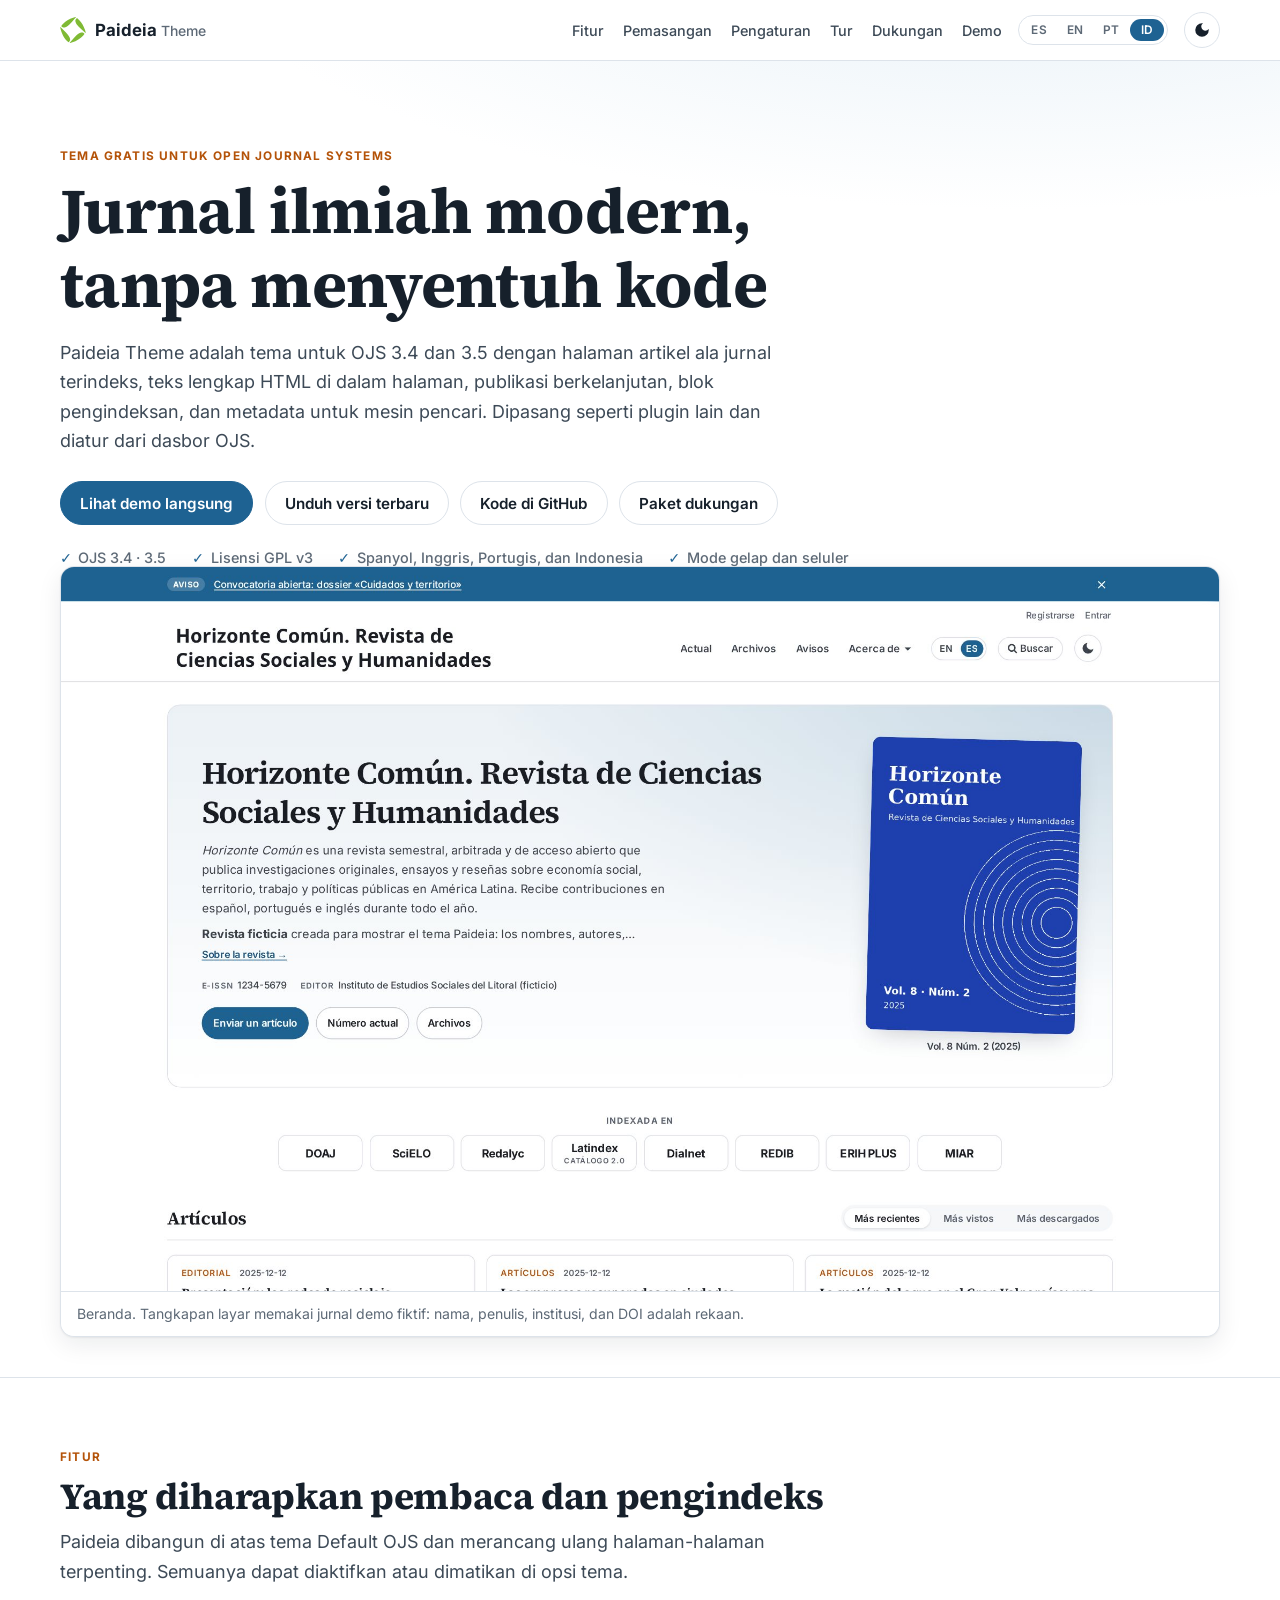
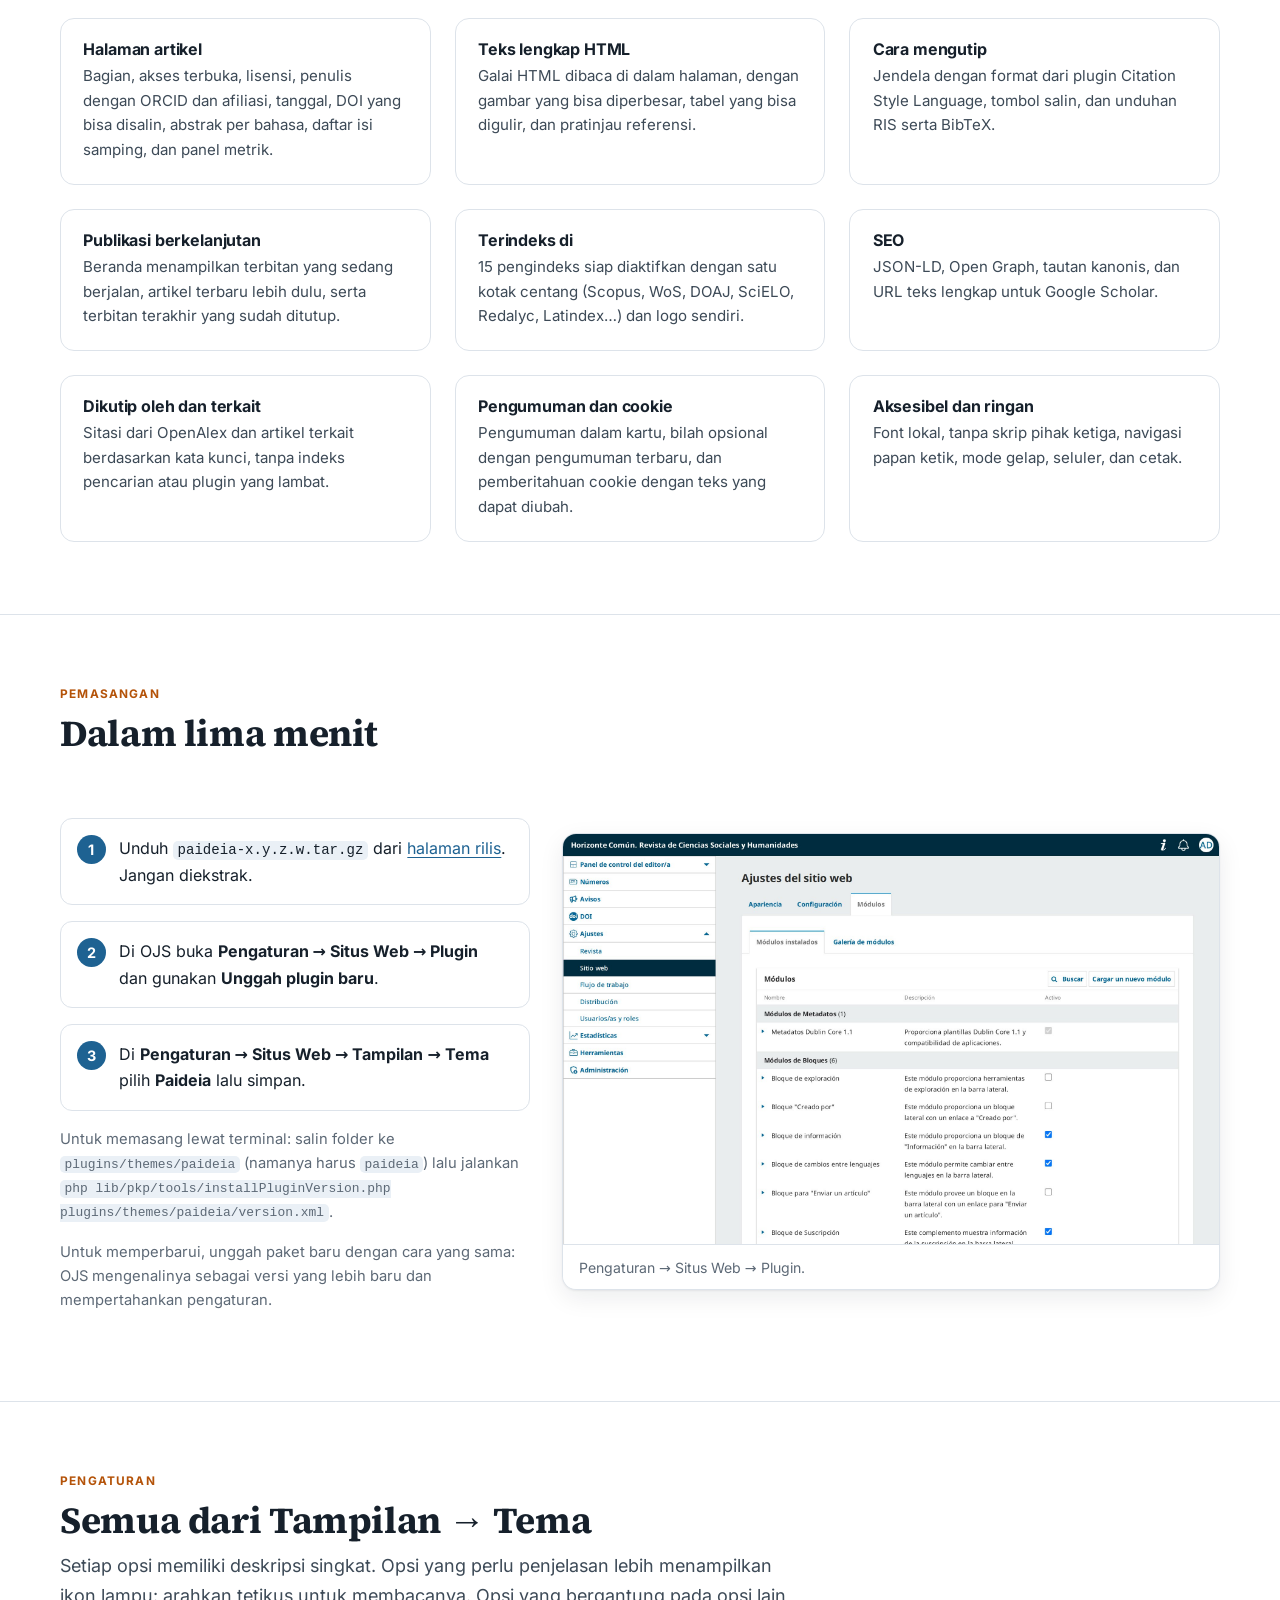
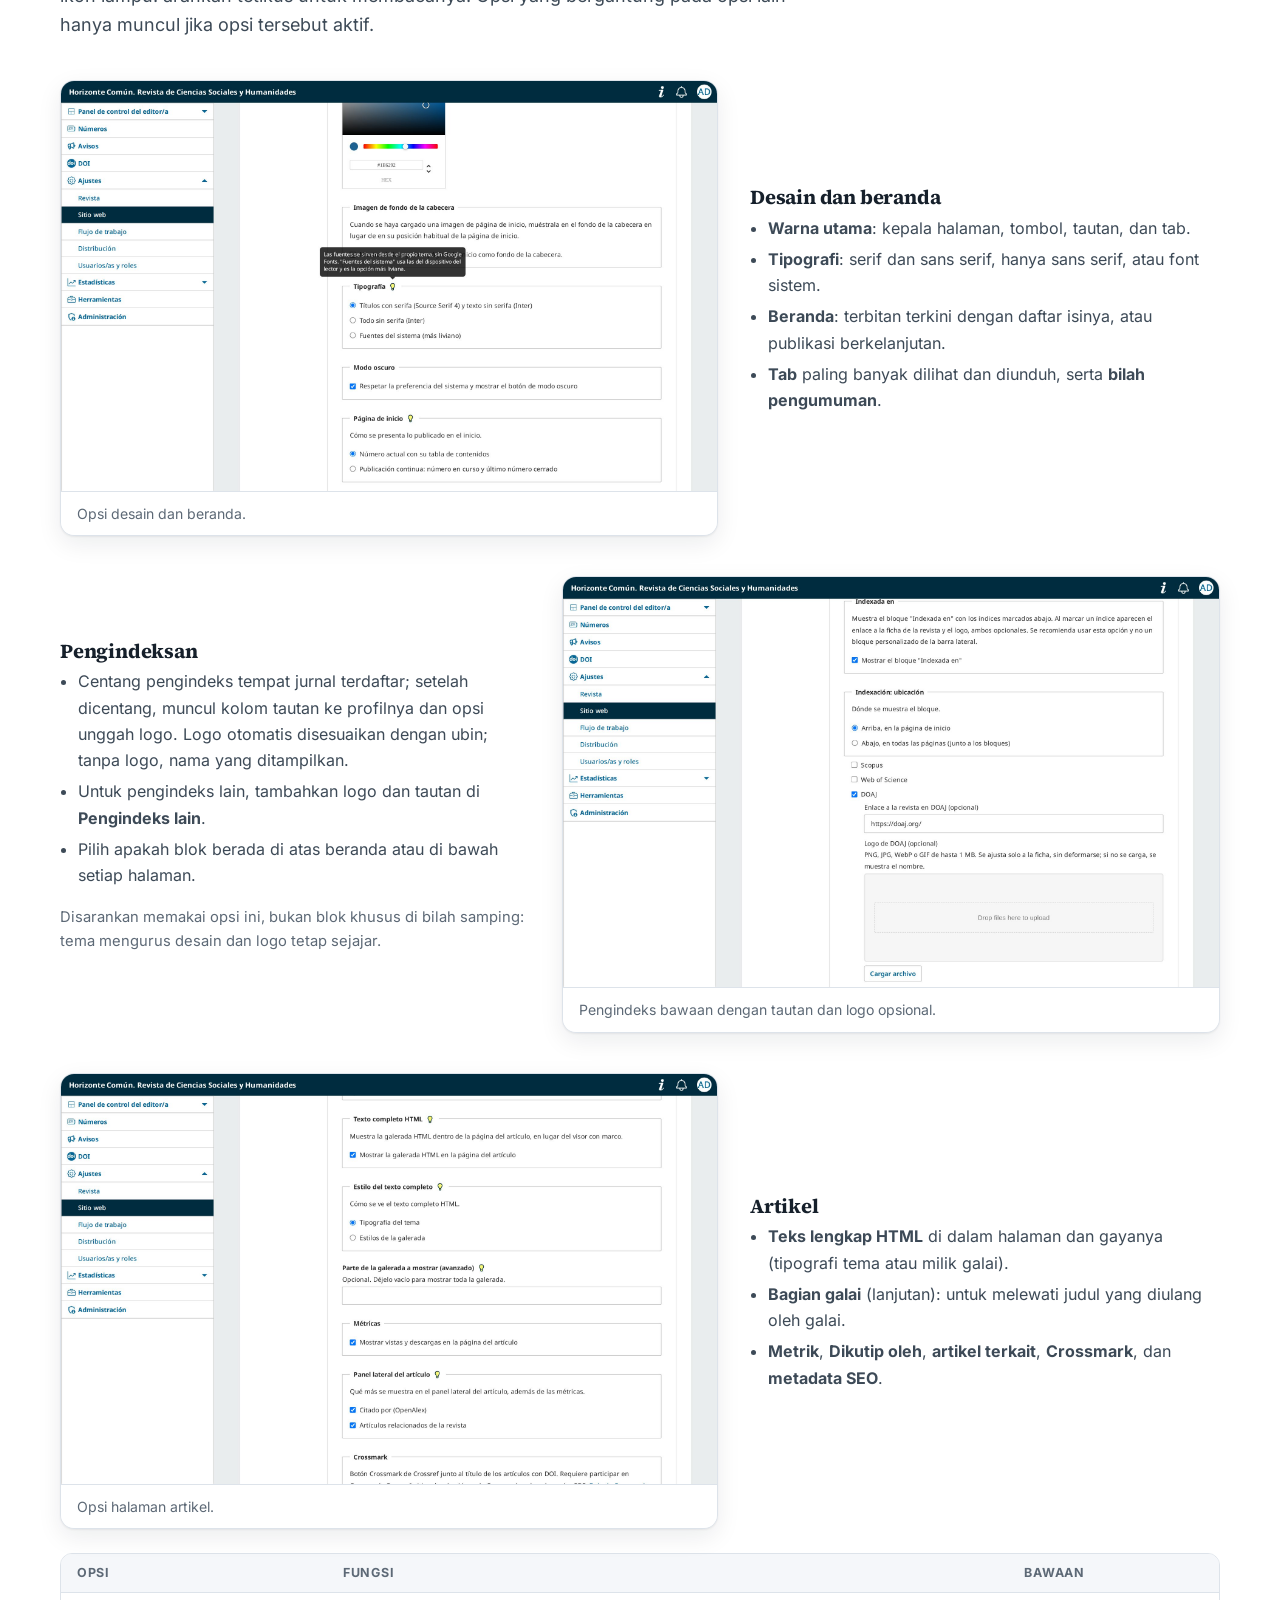
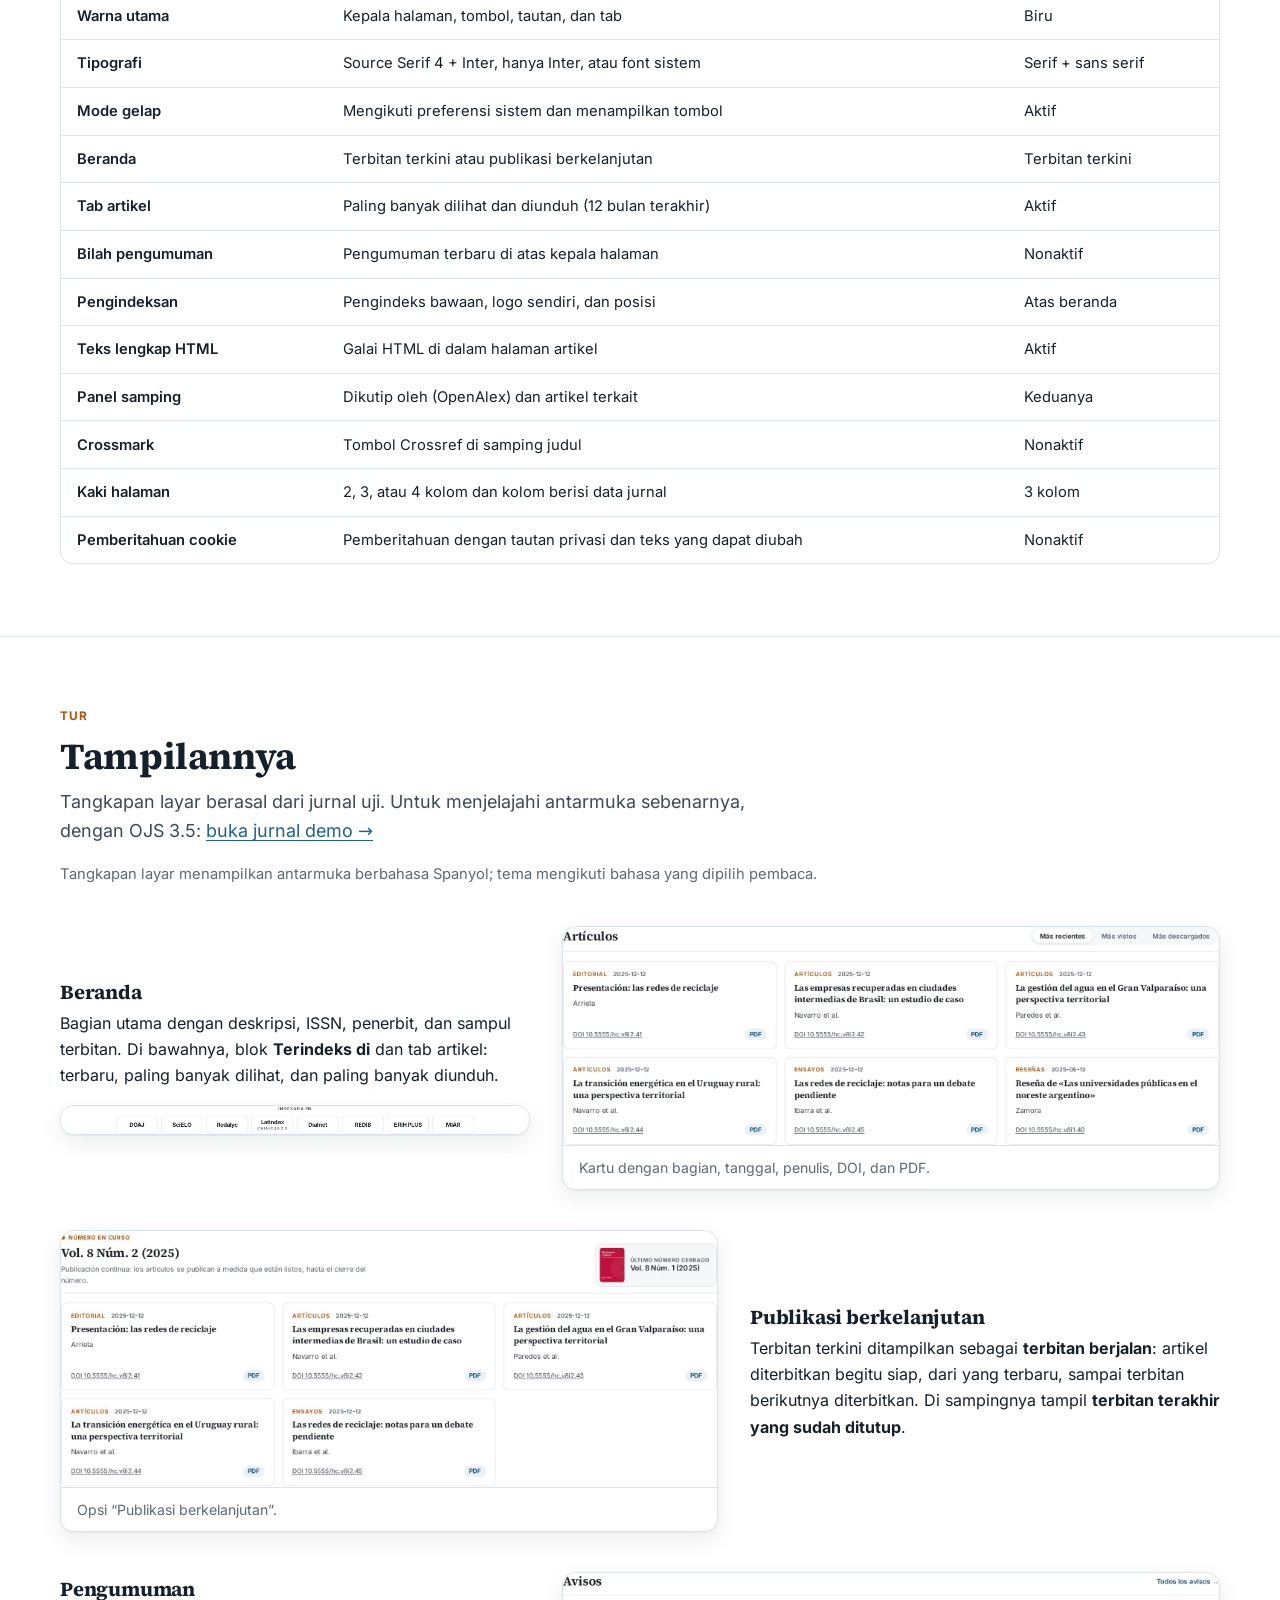
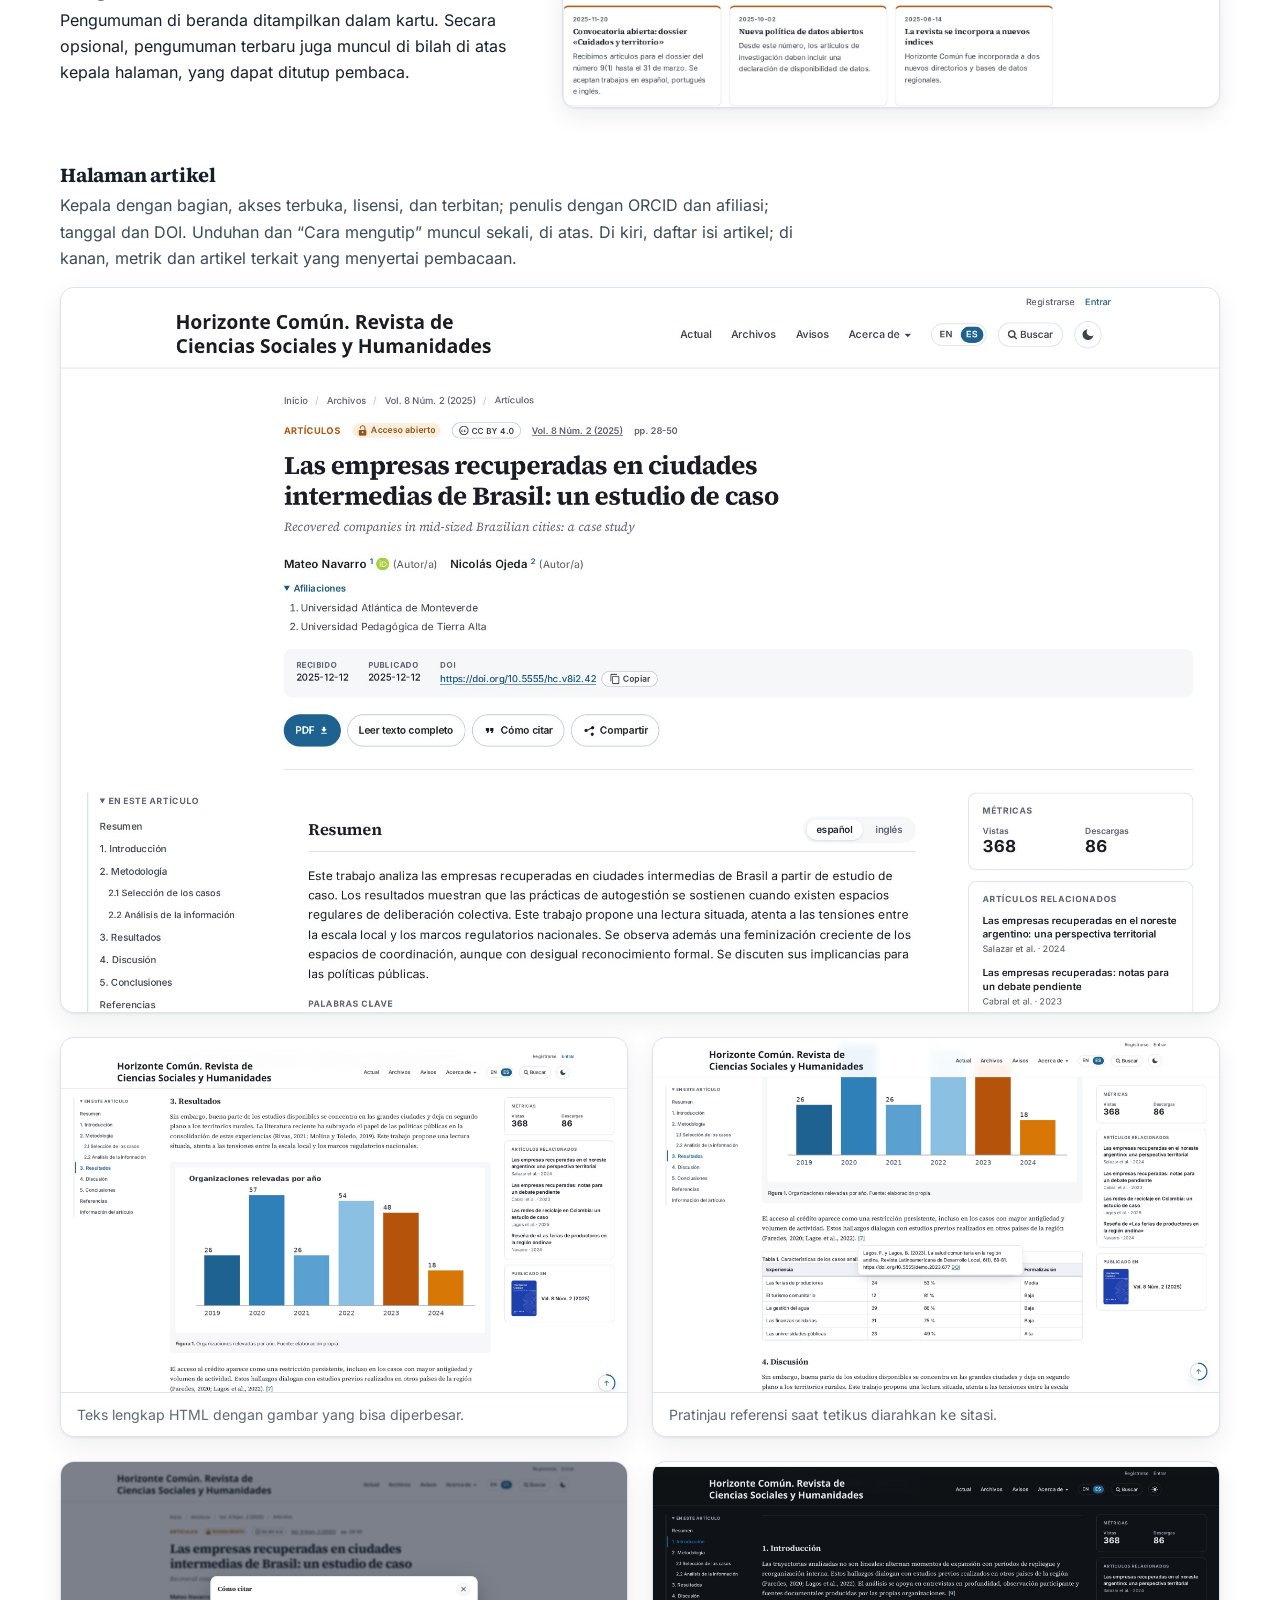
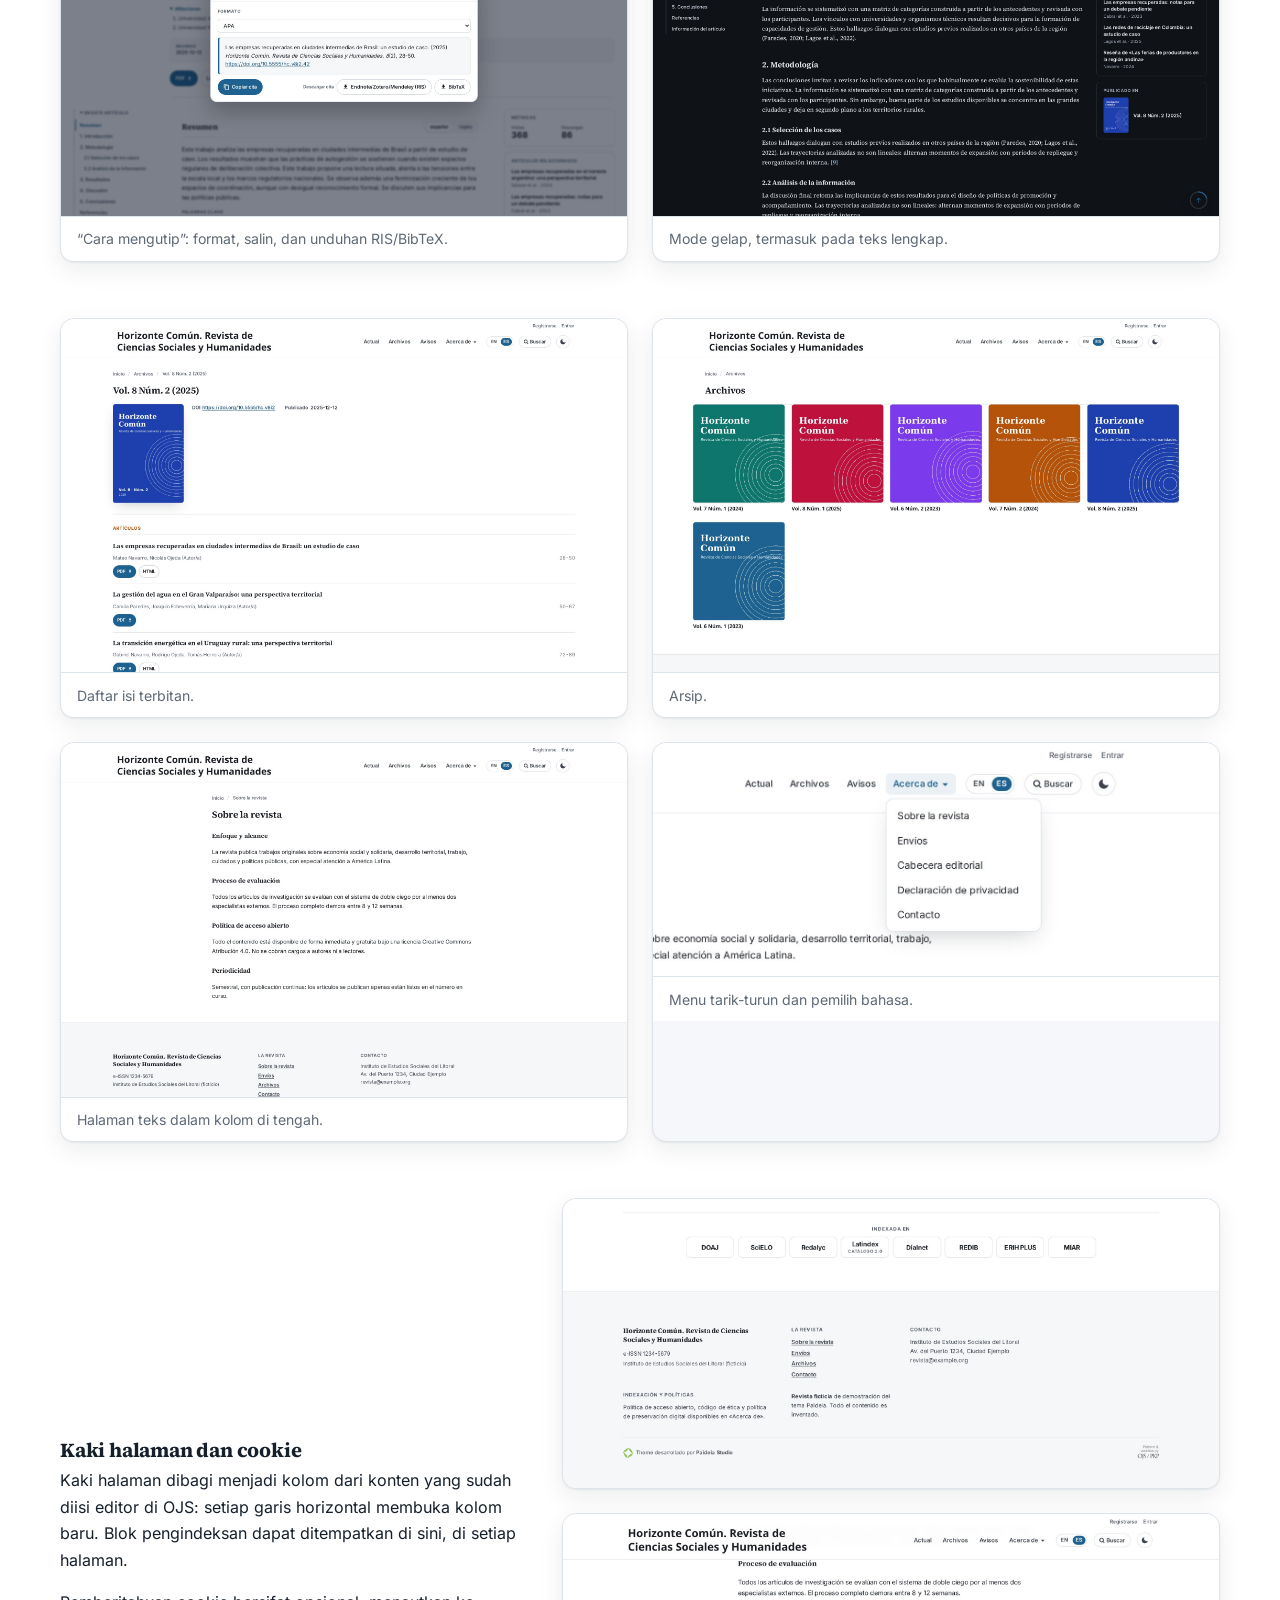
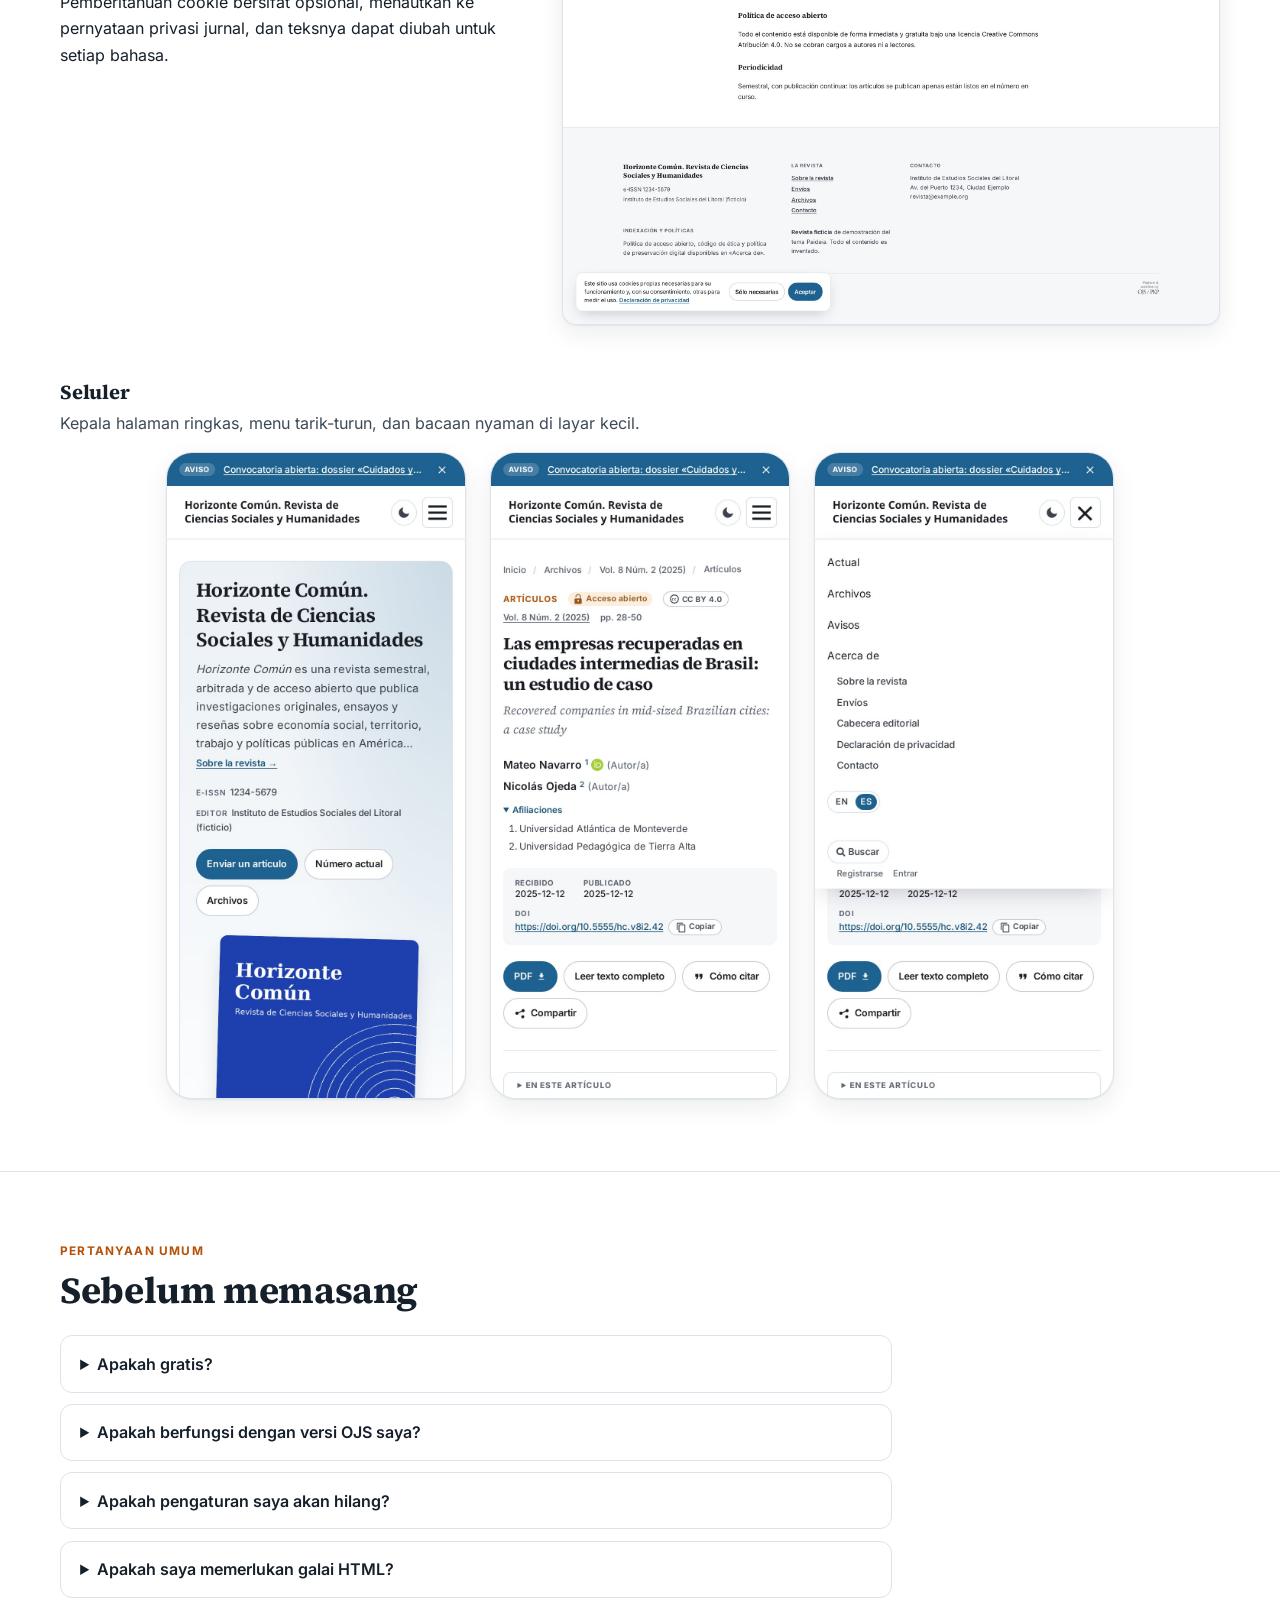
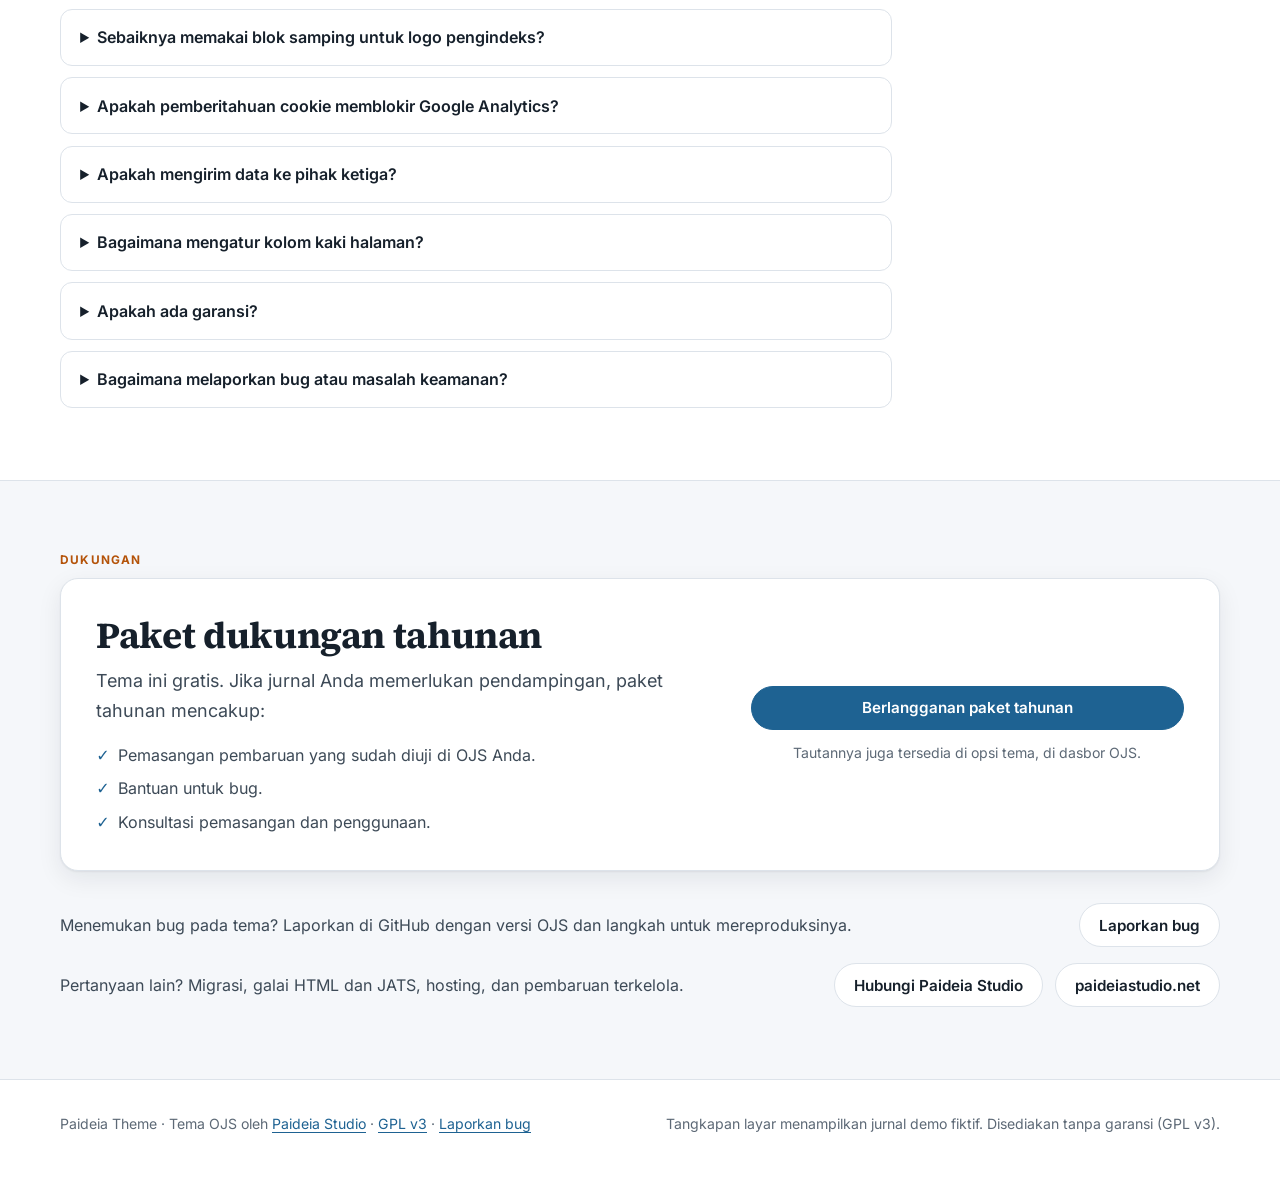
<file: docs/id/index.html>
<!doctype html>
<html lang="id">
<head>
<meta charset="utf-8">
<meta name="viewport" content="width=device-width, initial-scale=1">
<title>Paideia Theme · Tema untuk OJS</title>
<meta name="description" content="Paideia Theme adalah tema gratis untuk Open Journal Systems 3.4 dan 3.5: halaman artikel jurnal terindeks, teks lengkap HTML, publikasi berkelanjutan, pengindeksan, dan SEO. Panduan pemasangan dan konfigurasi.">
<meta property="og:title" content="Paideia Theme · Tema untuk OJS">
<meta property="og:description" content="Tema gratis untuk Open Journal Systems, dari Paideia Studio. Panduan dengan tangkapan layar.">
<meta property="og:image" content="../img/home.jpg">
<link rel="canonical" href="https://paideiapublishingservices.github.io/paideiaTheme/id/">
<link rel="alternate" hreflang="es" href="https://paideiapublishingservices.github.io/paideiaTheme/">
<link rel="alternate" hreflang="en" href="https://paideiapublishingservices.github.io/paideiaTheme/en/">
<link rel="alternate" hreflang="pt-BR" href="https://paideiapublishingservices.github.io/paideiaTheme/pt/">
<link rel="alternate" hreflang="id" href="https://paideiapublishingservices.github.io/paideiaTheme/id/">
<link rel="alternate" hreflang="x-default" href="https://paideiapublishingservices.github.io/paideiaTheme/">
<link rel="stylesheet" href="../assets/docs.css">
</head>
<body>

<header class="top">
	<div class="wrap">
		<a class="brand" href="./">
			<svg viewBox="0 0 98 100" aria-hidden="true"><path fill="#7FBA34" d="M58.7 0.2 60.0 0.2 60.2 0.9 44.6 18.9 34.3 29.7 28.6 34.5 22.5 38.5 16.5 40.6 11.6 40.6 7.3 38.9 4.1 35.9 3.6 35.0 3.8 34.3 8.2 28.8 13.2 23.8 19.4 18.7 27.9 12.9 38.5 7.1 49.2 2.8 58.7 0.2ZM63.4 4.5 64.5 4.3 66.4 5.7 74.3 13.2 79.9 20.1 85.2 28.1 90.5 38.1 95.3 50.1 97.4 57.7 97.9 61.0 97.2 61.6 94.9 59.3 77.1 43.4 70.1 36.4 64.3 29.6 61.6 25.5 58.8 19.4 58.0 15.8 58.0 13.7 58.6 11.1 59.9 8.3 63.4 4.5ZM0.2 38.5 0.7 38.4 21.9 59.3 29.3 67.8 32.7 72.6 36.5 79.7 37.9 85.6 37.7 88.4 37.2 90.5 35.0 94.2 31.9 97.0 30.5 96.6 24.0 90.5 19.6 85.3 15.5 79.4 11.4 72.6 7.9 65.5 4.4 57.0 1.2 46.6 -0.1 39.2 0.2 38.5ZM80.5 59.3 84.2 59.2 87.0 59.9 89.8 61.4 92.8 64.3 92.9 65.7 88.5 71.2 83.5 76.2 79.2 79.9 69.5 86.6 58.2 92.9 46.6 97.5 38.3 99.7 36.9 99.9 36.4 99.3 52.4 80.9 62.4 70.3 68.1 65.5 74.7 61.3 80.5 59.3Z"/></svg>
			<span>Paideia <small>Theme</small></span>
		</a>
		<nav aria-label="Bagian">
			<a href="#incluye">Fitur</a>
			<a href="#instalacion">Pemasangan</a>
			<a href="#configuracion">Pengaturan</a>
			<a href="#recorrido">Tur</a>
			<a href="#soporte">Dukungan</a>
			<a href="https://ojs35.paideiastudio.com.ar/index.php/demoestilos/" target="_blank" rel="noopener">Demo</a>
		</nav>
		<div class="lang" role="group" aria-label="Bahasa">
			<a href="../" hreflang="es" lang="es" title="Español">ES</a>
			<a href="../en/" hreflang="en" lang="en" title="English">EN</a>
			<a href="../pt/" hreflang="pt-BR" lang="pt-BR" title="Português">PT</a>
			<a href="../id/" hreflang="id" lang="id" title="Bahasa Indonesia" aria-current="page">ID</a>
		</div>
		<button class="theme-btn" type="button" id="themeBtn" aria-label="Beralih antara mode terang dan gelap">
			<svg width="18" height="18" viewBox="0 0 24 24" aria-hidden="true"><path fill="currentColor" d="M12 3a9 9 0 1 0 9 9c0-.46-.04-.92-.1-1.36a5.39 5.39 0 0 1-4.4 2.26 5.4 5.4 0 0 1-3.14-9.8c-.44-.06-.9-.1-1.36-.1z"/></svg>
		</button>
	</div>
</header>

<main>
<div class="hero">
	<div class="wrap">
		<p class="eyebrow">Tema gratis untuk Open Journal Systems</p>
		<h1>Jurnal ilmiah modern, tanpa menyentuh kode</h1>
		<p class="lead">Paideia Theme adalah tema untuk OJS 3.4 dan 3.5 dengan halaman artikel ala jurnal terindeks, teks lengkap HTML di dalam halaman, publikasi berkelanjutan, blok pengindeksan, dan metadata untuk mesin pencari. Dipasang seperti plugin lain dan diatur dari dasbor OJS.</p>
		<div class="cta">
			<a class="btn btn--primary" href="https://ojs35.paideiastudio.com.ar/index.php/demoestilos/" target="_blank" rel="noopener">Lihat demo langsung</a>
			<a class="btn" href="https://github.com/PaideiaPublishingServices/paideiaTheme/releases/latest">Unduh versi terbaru</a>
			<a class="btn" href="https://github.com/PaideiaPublishingServices/paideiaTheme">Kode di GitHub</a>
			<a class="btn" href="#soporte">Paket dukungan</a>
		</div>
		<ul class="facts">
			<li>OJS 3.4 · 3.5</li>
			<li>Lisensi GPL v3</li>
			<li>Spanyol, Inggris, Portugis, dan Indonesia</li>
			<li>Mode gelap dan seluler</li>
		</ul>
		<figure class="shot hero-shot">
			<img src="../img/home.jpg" alt="Beranda jurnal dengan tema Paideia: deskripsi, sampul terbitan, dan tombol" width="2160" height="1350">
			<figcaption>Beranda. Tangkapan layar memakai jurnal demo fiktif: nama, penulis, institusi, dan DOI adalah rekaan.</figcaption>
		</figure>
	</div>
</div>

<section id="incluye">
	<div class="wrap">
		<p class="eyebrow">Fitur</p>
		<h2>Yang diharapkan pembaca dan pengindeks</h2>
		<p class="lead">Paideia dibangun di atas tema Default OJS dan merancang ulang halaman-halaman terpenting. Semuanya dapat diaktifkan atau dimatikan di opsi tema.</p>
		<div class="grid grid-3" style="margin-top:2rem">
			<div class="card"><h3>Halaman artikel</h3><p>Bagian, akses terbuka, lisensi, penulis dengan ORCID dan afiliasi, tanggal, DOI yang bisa disalin, abstrak per bahasa, daftar isi samping, dan panel metrik.</p></div>
			<div class="card"><h3>Teks lengkap HTML</h3><p>Galai HTML dibaca di dalam halaman, dengan gambar yang bisa diperbesar, tabel yang bisa digulir, dan pratinjau referensi.</p></div>
			<div class="card"><h3>Cara mengutip</h3><p>Jendela dengan format dari plugin Citation Style Language, tombol salin, dan unduhan RIS serta BibTeX.</p></div>
			<div class="card"><h3>Publikasi berkelanjutan</h3><p>Beranda menampilkan terbitan yang sedang berjalan, artikel terbaru lebih dulu, serta terbitan terakhir yang sudah ditutup.</p></div>
			<div class="card"><h3>Terindeks di</h3><p>15 pengindeks siap diaktifkan dengan satu kotak centang (Scopus, WoS, DOAJ, SciELO, Redalyc, Latindex…) dan logo sendiri.</p></div>
			<div class="card"><h3>SEO</h3><p>JSON-LD, Open Graph, tautan kanonis, dan URL teks lengkap untuk Google Scholar.</p></div>
			<div class="card"><h3>Dikutip oleh dan terkait</h3><p>Sitasi dari OpenAlex dan artikel terkait berdasarkan kata kunci, tanpa indeks pencarian atau plugin yang lambat.</p></div>
			<div class="card"><h3>Pengumuman dan cookie</h3><p>Pengumuman dalam kartu, bilah opsional dengan pengumuman terbaru, dan pemberitahuan cookie dengan teks yang dapat diubah.</p></div>
			<div class="card"><h3>Aksesibel dan ringan</h3><p>Font lokal, tanpa skrip pihak ketiga, navigasi papan ketik, mode gelap, seluler, dan cetak.</p></div>
		</div>
	</div>
</section>

<section id="instalacion">
	<div class="wrap">
		<p class="eyebrow">Pemasangan</p>
		<h2>Dalam lima menit</h2>
		<div class="row">
			<div>
				<ol class="steps">
					<li>Unduh <code>paideia-x.y.z.w.tar.gz</code> dari <a href="https://github.com/PaideiaPublishingServices/paideiaTheme/releases/latest">halaman rilis</a>. Jangan diekstrak.</li>
					<li>Di OJS buka <strong>Pengaturan → Situs Web → Plugin</strong> dan gunakan <strong>Unggah plugin baru</strong>.</li>
					<li>Di <strong>Pengaturan → Situs Web → Tampilan → Tema</strong> pilih <strong>Paideia</strong> lalu simpan.</li>
				</ol>
				<p style="margin-top:1rem;color:var(--muted);font-size:.92rem">Untuk memasang lewat terminal: salin folder ke <code>plugins/themes/paideia</code> (namanya harus <code>paideia</code>) lalu jalankan <code>php lib/pkp/tools/installPluginVersion.php plugins/themes/paideia/version.xml</code>.</p>
				<p style="color:var(--muted);font-size:.92rem">Untuk memperbarui, unggah paket baru dengan cara yang sama: OJS mengenalinya sebagai versi yang lebih baru dan mempertahankan pengaturan.</p>
			</div>
			<figure class="shot"><img src="../img/back-plugins.jpg" alt="Tab Plugin di pengaturan situs web OJS" loading="lazy" width="2160" height="1350"><figcaption>Pengaturan → Situs Web → Plugin.</figcaption></figure>
		</div>
	</div>
</section>

<section id="configuracion">
	<div class="wrap">
		<p class="eyebrow">Pengaturan</p>
		<h2>Semua dari Tampilan → Tema</h2>
		<p class="lead">Setiap opsi memiliki deskripsi singkat. Opsi yang perlu penjelasan lebih menampilkan ikon lampu: arahkan tetikus untuk membacanya. Opsi yang bergantung pada opsi lain hanya muncul jika opsi tersebut aktif.</p>

		<div class="row row--flip">
			<div>
				<h3>Desain dan beranda</h3>
				<ul class="clean">
					<li><strong>Warna utama</strong>: kepala halaman, tombol, tautan, dan tab.</li>
					<li><strong>Tipografi</strong>: serif dan sans serif, hanya sans serif, atau font sistem.</li>
					<li><strong>Beranda</strong>: terbitan terkini dengan daftar isinya, atau publikasi berkelanjutan.</li>
					<li><strong>Tab</strong> paling banyak dilihat dan diunduh, serta <strong>bilah pengumuman</strong>.</li>
				</ul>
			</div>
			<figure class="shot"><img src="../img/back-home.jpg" alt="Opsi tipografi, mode gelap, dan beranda di formulir tema" loading="lazy" width="2160" height="1350"><figcaption>Opsi desain dan beranda.</figcaption></figure>
		</div>

		<div class="row">
			<div>
				<h3>Pengindeksan</h3>
				<ul class="clean">
					<li>Centang pengindeks tempat jurnal terdaftar; setelah dicentang, muncul kolom tautan ke profilnya dan opsi unggah logo. Logo otomatis disesuaikan dengan ubin; tanpa logo, nama yang ditampilkan.</li>
					<li>Untuk pengindeks lain, tambahkan logo dan tautan di <strong>Pengindeks lain</strong>.</li>
					<li>Pilih apakah blok berada di atas beranda atau di bawah setiap halaman.</li>
				</ul>
				<p style="color:var(--muted);font-size:.92rem">Disarankan memakai opsi ini, bukan blok khusus di bilah samping: tema mengurus desain dan logo tetap sejajar.</p>
			</div>
			<figure class="shot"><img src="../img/back-indexing.jpg" alt="Opsi pengindeksan: posisi dan daftar pengindeks dengan kotak centang dan tautan" loading="lazy" width="2160" height="1350"><figcaption>Pengindeks bawaan dengan tautan dan logo opsional.</figcaption></figure>
		</div>

		<div class="row row--flip">
			<div>
				<h3>Artikel</h3>
				<ul class="clean">
					<li><strong>Teks lengkap HTML</strong> di dalam halaman dan gayanya (tipografi tema atau milik galai).</li>
					<li><strong>Bagian galai</strong> (lanjutan): untuk melewati judul yang diulang oleh galai.</li>
					<li><strong>Metrik</strong>, <strong>Dikutip oleh</strong>, <strong>artikel terkait</strong>, <strong>Crossmark</strong>, dan <strong>metadata SEO</strong>.</li>
				</ul>
			</div>
			<figure class="shot"><img src="../img/back-article.jpg" alt="Opsi artikel di formulir tema" loading="lazy" width="2160" height="1350"><figcaption>Opsi halaman artikel.</figcaption></figure>
		</div>

		<div class="table-wrap">
			<table>
				<thead><tr><th>Opsi</th><th>Fungsi</th><th>Bawaan</th></tr></thead>
				<tbody>
					<tr><td>Warna utama</td><td>Kepala halaman, tombol, tautan, dan tab</td><td>Biru</td></tr>
					<tr><td>Tipografi</td><td>Source Serif 4 + Inter, hanya Inter, atau font sistem</td><td>Serif + sans serif</td></tr>
					<tr><td>Mode gelap</td><td>Mengikuti preferensi sistem dan menampilkan tombol</td><td>Aktif</td></tr>
					<tr><td>Beranda</td><td>Terbitan terkini atau publikasi berkelanjutan</td><td>Terbitan terkini</td></tr>
					<tr><td>Tab artikel</td><td>Paling banyak dilihat dan diunduh (12 bulan terakhir)</td><td>Aktif</td></tr>
					<tr><td>Bilah pengumuman</td><td>Pengumuman terbaru di atas kepala halaman</td><td>Nonaktif</td></tr>
					<tr><td>Pengindeksan</td><td>Pengindeks bawaan, logo sendiri, dan posisi</td><td>Atas beranda</td></tr>
					<tr><td>Teks lengkap HTML</td><td>Galai HTML di dalam halaman artikel</td><td>Aktif</td></tr>
					<tr><td>Panel samping</td><td>Dikutip oleh (OpenAlex) dan artikel terkait</td><td>Keduanya</td></tr>
					<tr><td>Crossmark</td><td>Tombol Crossref di samping judul</td><td>Nonaktif</td></tr>
					<tr><td>Kaki halaman</td><td>2, 3, atau 4 kolom dan kolom berisi data jurnal</td><td>3 kolom</td></tr>
					<tr><td>Pemberitahuan cookie</td><td>Pemberitahuan dengan tautan privasi dan teks yang dapat diubah</td><td>Nonaktif</td></tr>
				</tbody>
			</table>
		</div>
	</div>
</section>

<section id="recorrido">
	<div class="wrap">
		<p class="eyebrow">Tur</p>
		<h2>Tampilannya</h2>
		<p class="lead">Tangkapan layar berasal dari jurnal uji. Untuk menjelajahi antarmuka sebenarnya, dengan OJS 3.5: <a href="https://ojs35.paideiastudio.com.ar/index.php/demoestilos/" target="_blank" rel="noopener">buka jurnal demo →</a></p>
		<p style="color:var(--muted);font-size:.92rem">Tangkapan layar menampilkan antarmuka berbahasa Spanyol; tema mengikuti bahasa yang dipilih pembaca.</p>

		<div class="row">
			<div>
				<h3>Beranda</h3>
				<p>Bagian utama dengan deskripsi, ISSN, penerbit, dan sampul terbitan. Di bawahnya, blok <strong>Terindeks di</strong> dan tab artikel: terbaru, paling banyak dilihat, dan paling banyak diunduh.</p>
				<figure class="shot" style="margin-top:1rem"><img src="../img/home-indexing.jpg" alt="Blok Terindeks di dengan ubin pengindeks" loading="lazy" width="1764" height="107"></figure>
			</div>
			<figure class="shot"><img src="../img/home-tabs.jpg" alt="Tab artikel dengan kartu" loading="lazy" width="1764" height="585"><figcaption>Kartu dengan bagian, tanggal, penulis, DOI, dan PDF.</figcaption></figure>
		</div>

		<div class="row row--flip">
			<div>
				<h3>Publikasi berkelanjutan</h3>
				<p>Terbitan terkini ditampilkan sebagai <strong>terbitan berjalan</strong>: artikel diterbitkan begitu siap, dari yang terbaru, sampai terbitan berikutnya diterbitkan. Di sampingnya tampil <strong>terbitan terakhir yang sudah ditutup</strong>.</p>
			</div>
			<figure class="shot"><img src="../img/home-continuous.jpg" alt="Terbitan berjalan dengan kartu artikel dan tautan ke terbitan terakhir yang ditutup" loading="lazy" width="1764" height="687"><figcaption>Opsi “Publikasi berkelanjutan”.</figcaption></figure>
		</div>

		<div class="row">
			<div>
				<h3>Pengumuman</h3>
				<p>Pengumuman di beranda ditampilkan dalam kartu. Secara opsional, pengumuman terbaru juga muncul di bilah di atas kepala halaman, yang dapat ditutup pembaca.</p>
			</div>
			<figure class="shot"><img src="../img/home-news.jpg" alt="Pengumuman dalam kartu" loading="lazy" width="1764" height="359"></figure>
		</div>

		<div style="margin-top:3.5rem">
			<h3>Halaman artikel</h3>
			<p style="max-width:46rem;color:var(--soft)">Kepala dengan bagian, akses terbuka, lisensi, dan terbitan; penulis dengan ORCID dan afiliasi; tanggal dan DOI. Unduhan dan “Cara mengutip” muncul sekali, di atas. Di kiri, daftar isi artikel; di kanan, metrik dan artikel terkait yang menyertai pembacaan.</p>
			<figure class="shot" style="margin-top:1rem"><img src="../img/article.jpg" alt="Halaman artikel dengan kepala, daftar isi samping, abstrak, dan panel metrik" loading="lazy" width="2160" height="1350"></figure>
		</div>

		<div class="grid grid-2" style="margin-top:1.5rem">
			<figure class="shot"><img src="../img/article-figure.jpg" alt="Teks lengkap HTML dengan gambar di dalam halaman artikel" loading="lazy" width="2160" height="1350"><figcaption>Teks lengkap HTML dengan gambar yang bisa diperbesar.</figcaption></figure>
			<figure class="shot"><img src="../img/article-cite-tip.jpg" alt="Pratinjau referensi saat tetikus diarahkan ke sitasi" loading="lazy" width="2160" height="1350"><figcaption>Pratinjau referensi saat tetikus diarahkan ke sitasi.</figcaption></figure>
			<figure class="shot"><img src="../img/article-cite.jpg" alt="Jendela Cara mengutip dengan pemilih format" loading="lazy" width="2160" height="1350"><figcaption>“Cara mengutip”: format, salin, dan unduhan RIS/BibTeX.</figcaption></figure>
			<figure class="shot"><img src="../img/article-dark.jpg" alt="Halaman artikel dalam mode gelap" loading="lazy" width="2160" height="1350"><figcaption>Mode gelap, termasuk pada teks lengkap.</figcaption></figure>
		</div>

		<div class="grid grid-2" style="margin-top:3.5rem">
			<figure class="shot"><img src="../img/issue.jpg" alt="Daftar isi terbitan dengan sampul dan artikel per bagian" loading="lazy" width="2160" height="1350"><figcaption>Daftar isi terbitan.</figcaption></figure>
			<figure class="shot"><img src="../img/archive.jpg" alt="Arsip terbitan dengan sampul" loading="lazy" width="2160" height="1350"><figcaption>Arsip.</figcaption></figure>
			<figure class="shot"><img src="../img/about.jpg" alt="Halaman Tentang jurnal dengan kolom baca di tengah" loading="lazy" width="2160" height="1350"><figcaption>Halaman teks dalam kolom di tengah.</figcaption></figure>
			<figure class="shot"><img src="../img/nav.jpg" alt="Menu tarik-turun pada navigasi utama" loading="lazy" width="1200" height="495"><figcaption>Menu tarik-turun dan pemilih bahasa.</figcaption></figure>
		</div>

		<div class="row" style="margin-top:3.5rem">
			<div>
				<h3>Kaki halaman dan cookie</h3>
				<p>Kaki halaman dibagi menjadi kolom dari konten yang sudah diisi editor di OJS: setiap garis horizontal membuka kolom baru. Blok pengindeksan dapat ditempatkan di sini, di setiap halaman.</p>
				<p>Pemberitahuan cookie bersifat opsional, menautkan ke pernyataan privasi jurnal, dan teksnya dapat diubah untuk setiap bahasa.</p>
			</div>
			<div class="grid">
				<figure class="shot"><img src="../img/footer.jpg" alt="Blok pengindeksan di bawah dan kaki halaman berkolom" loading="lazy" width="2160" height="951"></figure>
				<figure class="shot"><img src="../img/cookies.jpg" alt="Pemberitahuan cookie di kiri bawah" loading="lazy" width="2160" height="1350"></figure>
			</div>
		</div>

		<div style="margin-top:3.5rem">
			<h3>Seluler</h3>
			<p style="color:var(--soft)">Kepala halaman ringkas, menu tarik-turun, dan bacaan nyaman di layar kecil.</p>
			<div class="phones" style="margin-top:1rem">
				<figure class="shot shot--phone"><img src="../img/mobile-home.jpg" alt="Beranda di ponsel" loading="lazy" width="780" height="1688"></figure>
				<figure class="shot shot--phone"><img src="../img/mobile-article.jpg" alt="Artikel di ponsel" loading="lazy" width="780" height="1688"></figure>
				<figure class="shot shot--phone"><img src="../img/mobile-menu.jpg" alt="Menu terbuka di ponsel" loading="lazy" width="780" height="1688"></figure>
			</div>
		</div>
	</div>
</section>

<section id="preguntas">
	<div class="wrap">
		<p class="eyebrow">Pertanyaan umum</p>
		<h2>Sebelum memasang</h2>
		<div style="margin-top:1.5rem;max-width:52rem">
			<details><summary>Apakah gratis?</summary><p>Ya. Tema ini adalah perangkat lunak bebas (GPL v3). Lisensi hanya meminta agar kredit “Tema dikembangkan oleh Paideia Studio” tetap terlihat di kaki halaman. Jika disembunyikan, tema menonaktifkan dirinya di peramban. Paket dukungan tahunan bersifat opsional.</p></details>
			<details><summary>Apakah berfungsi dengan versi OJS saya?</summary><p>Dengan OJS 3.4 dan 3.5. Memerlukan PHP 8.0 atau lebih baru (8.2 untuk OJS 3.5). Tidak berfungsi dengan OJS 3.3.</p></details>
			<details><summary>Apakah pengaturan saya akan hilang?</summary><p>Tidak. Tema memakai kaki halaman, menu, blok, dan pengumuman yang sudah ada di OJS. Jika kembali ke tema Default, semuanya tetap di tempatnya.</p></details>
			<details><summary>Apakah saya memerlukan galai HTML?</summary><p>Tidak. Tanpa galai HTML, halaman artikel menampilkan abstrak, referensi, dan tombol PDF. Dengan galai HTML, teks lengkap dibaca di dalam halaman.</p></details>
			<details><summary>Sebaiknya memakai blok samping untuk logo pengindeks?</summary><p>Sebaiknya tidak: tambahkan pengindeks di opsi tema. Blok samping memerlukan HTML dan gaya sendiri; blok “Terindeks di” milik tema tampil rapi tanpa kode.</p></details>
			<details><summary>Apakah pemberitahuan cookie memblokir Google Analytics?</summary><p>Tidak memblokir skrip dengan sendirinya. Pemberitahuan menyimpan pilihan pembaca dan memicu peristiwa <code>pdt:cookies</code>, sehingga analitik atau layanan lain dapat menunggu persetujuan.</p></details>
			<details><summary>Apakah mengirim data ke pihak ketiga?</summary><p>Font bersifat lokal dan tidak ada skrip pihak ketiga. Hanya jika diaktifkan: “Dikutip oleh” menghubungi OpenAlex dari server (hanya mengirim DOI) dan Crossmark memuat skrip Crossref.</p></details>
			<details><summary>Bagaimana mengatur kolom kaki halaman?</summary><p>Kaki halaman ditulis di tempat biasa: <strong>Pengaturan → Situs Web → Tampilan → Pengaturan → Footer halaman</strong>. Editor tidak punya tombol garis horizontal, jadi buka kode sumber dengan tombol <code>&lt;&gt;</code> dan tulis <code>&lt;hr&gt;</code> di antara kolom. Contoh, tiga kolom:</p><pre><code>&lt;h4&gt;Kontak&lt;/h4&gt;
&lt;p&gt;Institut Contoh · jurnal@example.org&lt;/p&gt;
&lt;hr&gt;
&lt;h4&gt;Kebijakan&lt;/h4&gt;
&lt;p&gt;Akses terbuka, etika, dan preservasi.&lt;/p&gt;
&lt;hr&gt;
&lt;h4&gt;Lisensi&lt;/h4&gt;
&lt;p&gt;Konten di bawah CC BY 4.0.&lt;/p&gt;</code></pre><p>Tanpa garis tetapi dengan dua judul atau lebih, setiap judul memulai kolom. Kolom berisi nama, ISSN, penerbit, dan tautan jurnal ditambahkan oleh tema (opsi tema “Footer”): tidak perlu diulang. “Kolom footer” menentukan jumlah kolom per baris; sisanya pindah ke baris berikutnya.</p></details>
			<details><summary>Apakah ada garansi?</summary><p>Tema ini disediakan apa adanya, tanpa garansi apa pun, sesuai bagian 15 dan 16 <a href="https://github.com/PaideiaPublishingServices/paideiaTheme/blob/main/LICENSE">lisensi GPL v3</a>. Uji setiap versi baru pada salinan OJS Anda sebelum dipakai di jurnal dan simpan cadangan. Jurnal bertanggung jawab atas pernyataan privasinya dan cara menggunakan pemberitahuan cookie. Paket dukungan tahunan adalah layanan terpisah dan tidak mengubah ketentuan perangkat lunak ini.</p></details>
			<details><summary>Bagaimana melaporkan bug atau masalah keamanan?</summary><p>Laporkan bug di <a href="https://github.com/PaideiaPublishingServices/paideiaTheme/issues/new/choose">GitHub</a>, dengan versi tema dan OJS serta langkah untuk mereproduksinya. Masalah keamanan jangan dipublikasikan: gunakan <a href="https://github.com/PaideiaPublishingServices/paideiaTheme/security/policy">pelaporan privat</a> atau hubungi Paideia Studio.</p></details>
		</div>
	</div>
</section>

<section id="soporte" class="contact">
	<div class="wrap">
		<p class="eyebrow">Dukungan</p>
		<div class="plan">
			<div>
				<h2>Paket dukungan tahunan</h2>
				<p class="lead" style="margin:0">Tema ini gratis. Jika jurnal Anda memerlukan pendampingan, paket tahunan mencakup:</p>
				<ul>
					<li>Pemasangan pembaruan yang sudah diuji di OJS Anda.</li>
					<li>Bantuan untuk bug.</li>
					<li>Konsultasi pemasangan dan penggunaan.</li>
				</ul>
			</div>
			<div class="actions">
				<a class="btn btn--primary" href="https://shop.paideiahosting.net/shop/paideia-theme-annual-support-210" target="_blank" rel="noopener">Berlangganan paket tahunan</a>
				<p class="note">Tautannya juga tersedia di opsi tema, di dasbor OJS.</p>
			</div>
		</div>
		<div class="more">
			<p style="margin:0">Menemukan bug pada tema? Laporkan di GitHub dengan versi OJS dan langkah untuk mereproduksinya.</p>
			<div style="display:flex;flex-wrap:wrap;gap:.7rem">
				<a class="btn" href="https://github.com/PaideiaPublishingServices/paideiaTheme/issues/new/choose" target="_blank" rel="noopener">Laporkan bug</a>
			</div>
		</div>
		<div class="more" style="margin-top:1rem">
			<p style="margin:0">Pertanyaan lain? Migrasi, galai HTML dan JATS, hosting, dan pembaruan terkelola.</p>
			<div style="display:flex;flex-wrap:wrap;gap:.7rem">
				<button class="btn" type="button" id="mailBtn" data-u="contact" data-d="paideiastudio.net" data-s="Pertanyaan tentang Paideia Theme untuk OJS">Hubungi Paideia Studio</button>
				<a class="btn" href="https://paideiastudio.net/">paideiastudio.net</a>
			</div>
		</div>
	</div>
</section>
</main>

<footer>
	<div class="wrap">
		<span>Paideia Theme · Tema OJS oleh <a href="https://paideiastudio.net/">Paideia Studio</a> · <a href="https://github.com/PaideiaPublishingServices/paideiaTheme/blob/main/LICENSE">GPL v3</a> · <a href="https://github.com/PaideiaPublishingServices/paideiaTheme/issues/new/choose">Laporkan bug</a></span>
		<span>Tangkapan layar menampilkan jurnal demo fiktif. Disediakan tanpa garansi (GPL v3).</span>
	</div>
</footer>

<dialog class="zoom" id="zoom"><img alt=""></dialog>
<script src="../assets/docs.js"></script>
</body>
</html>
</file>
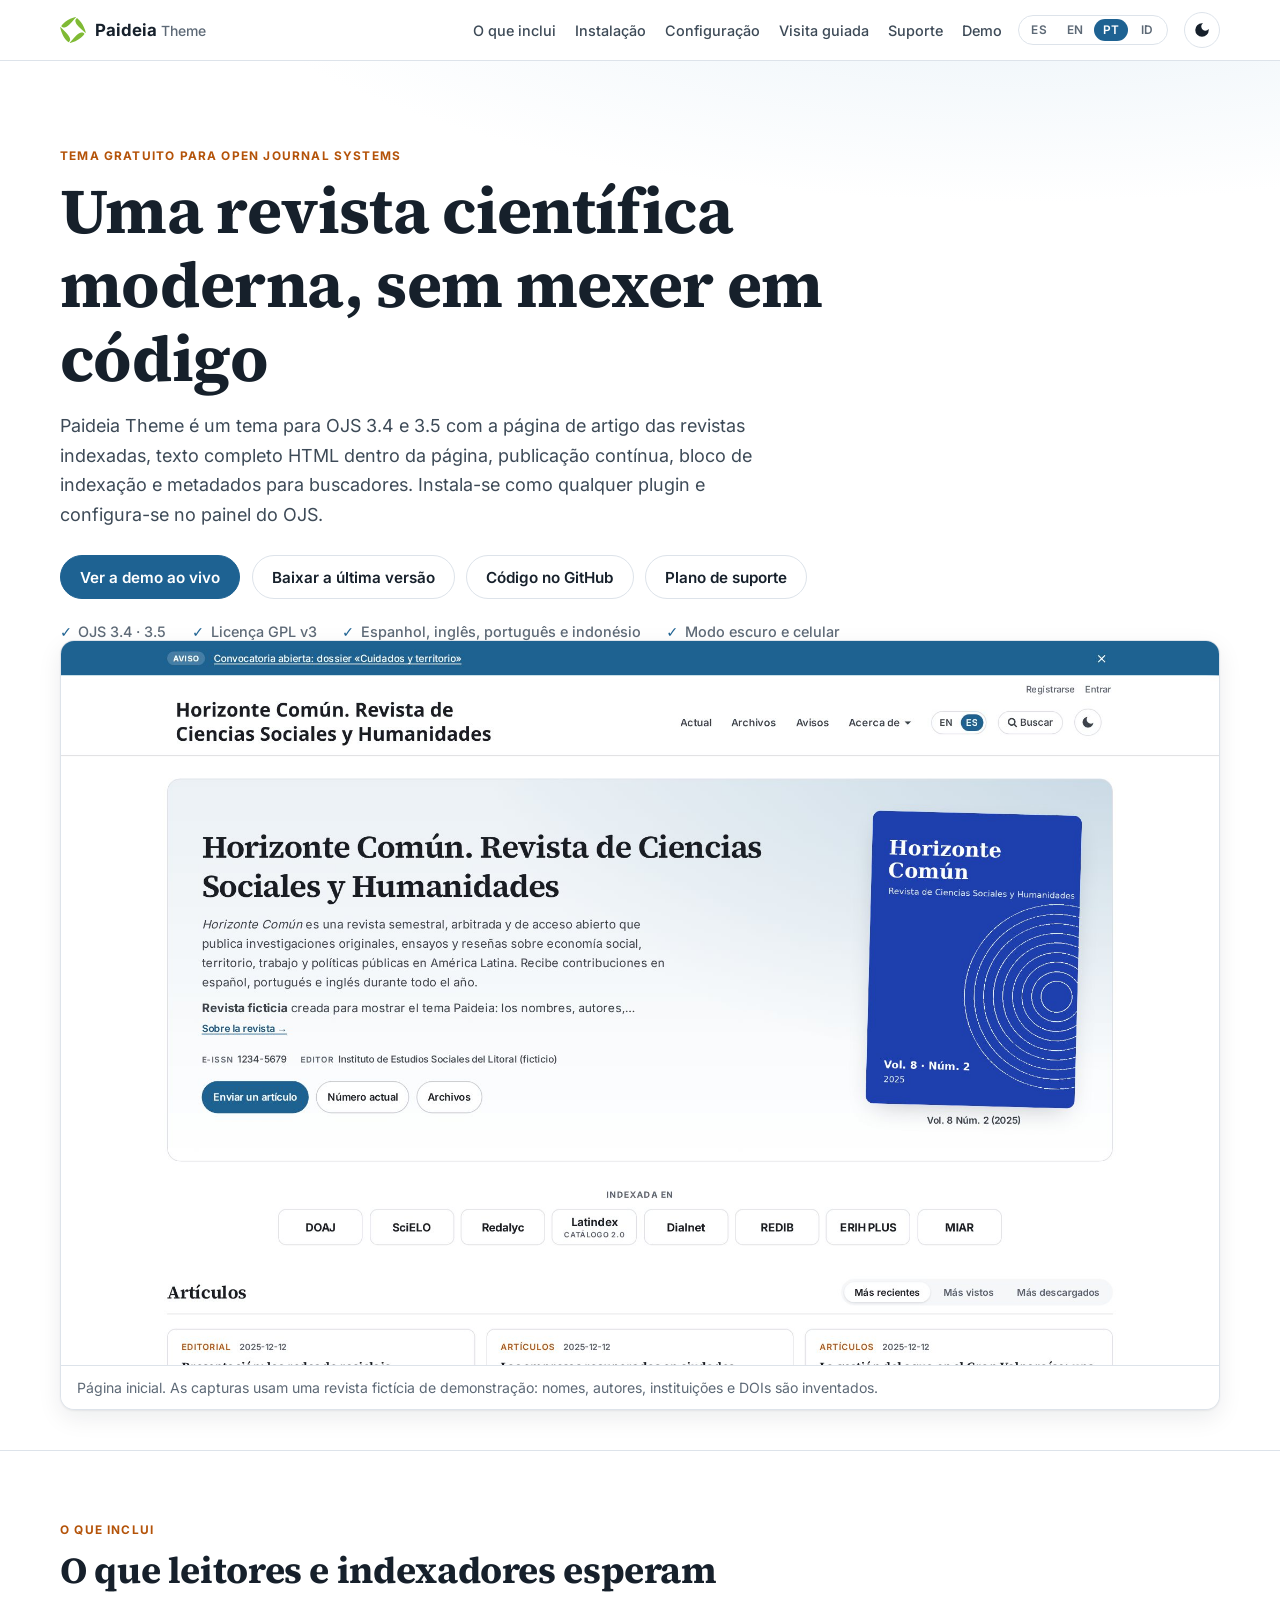
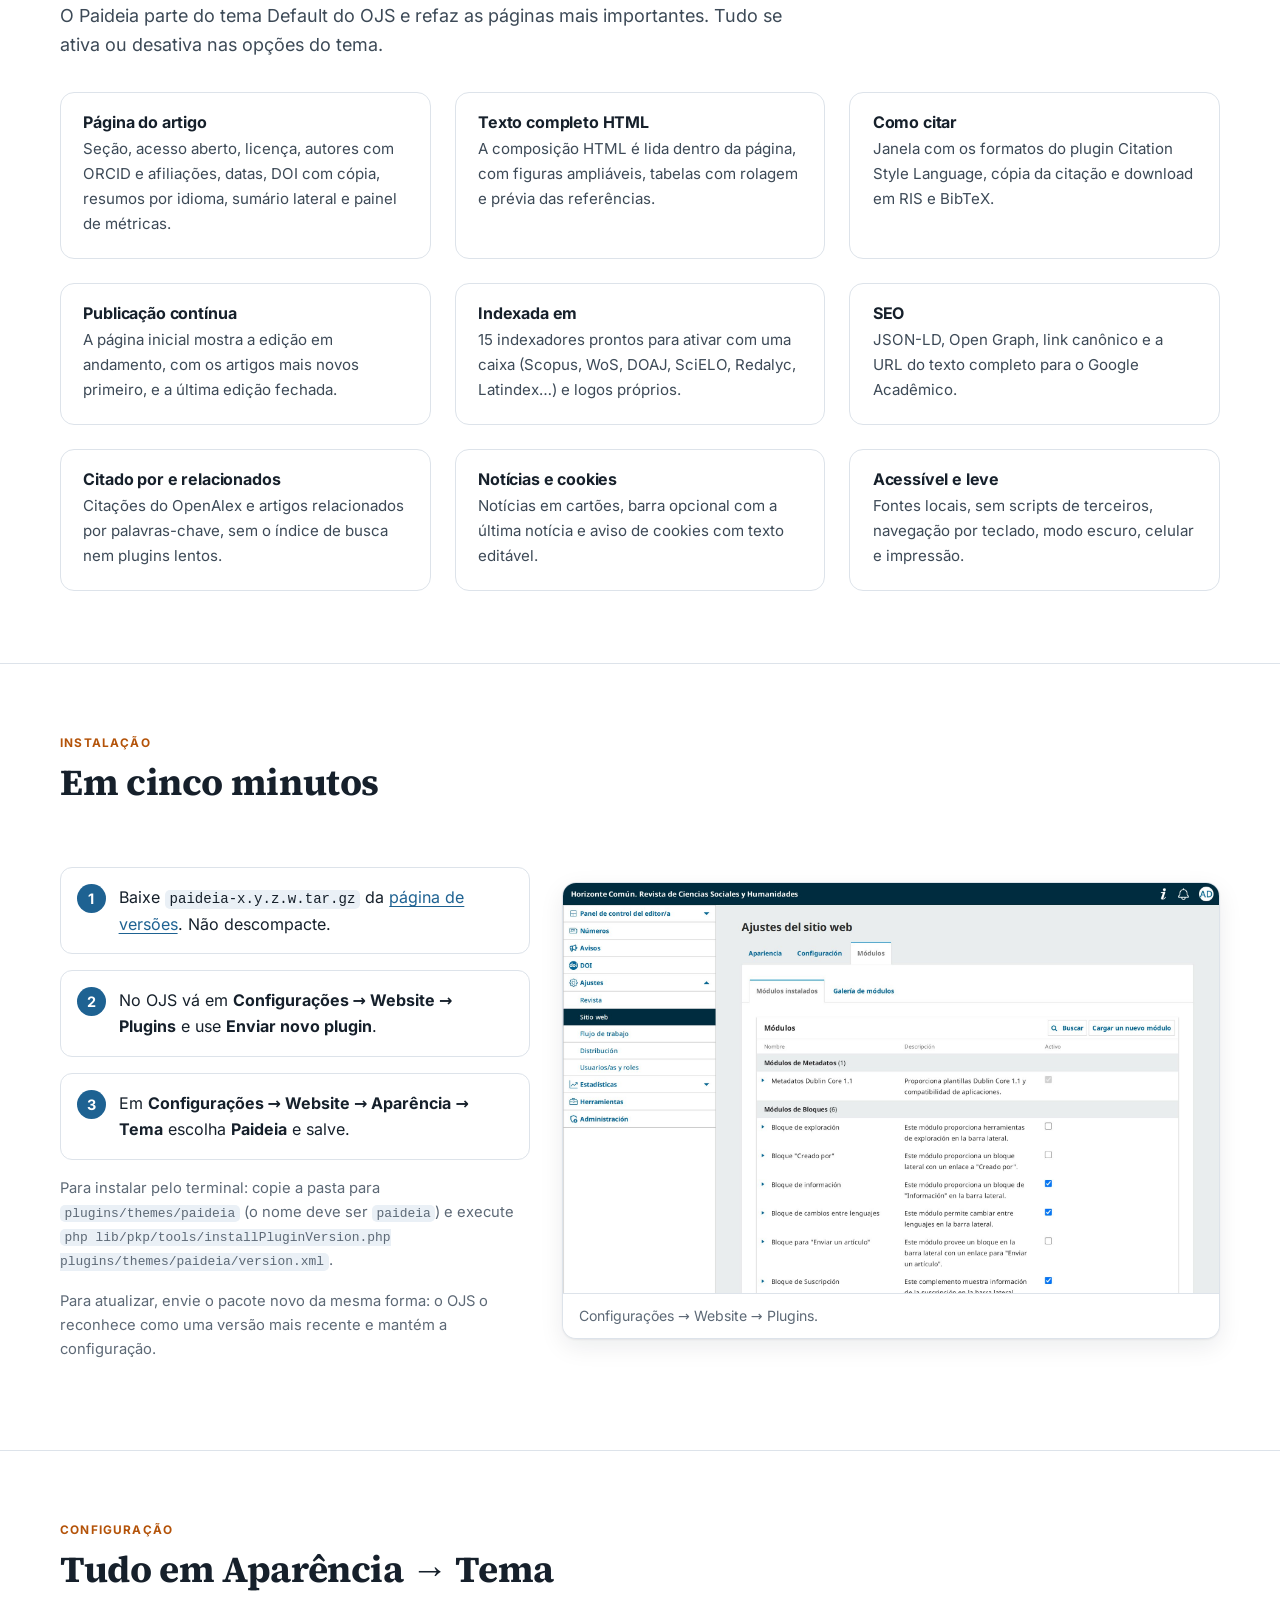
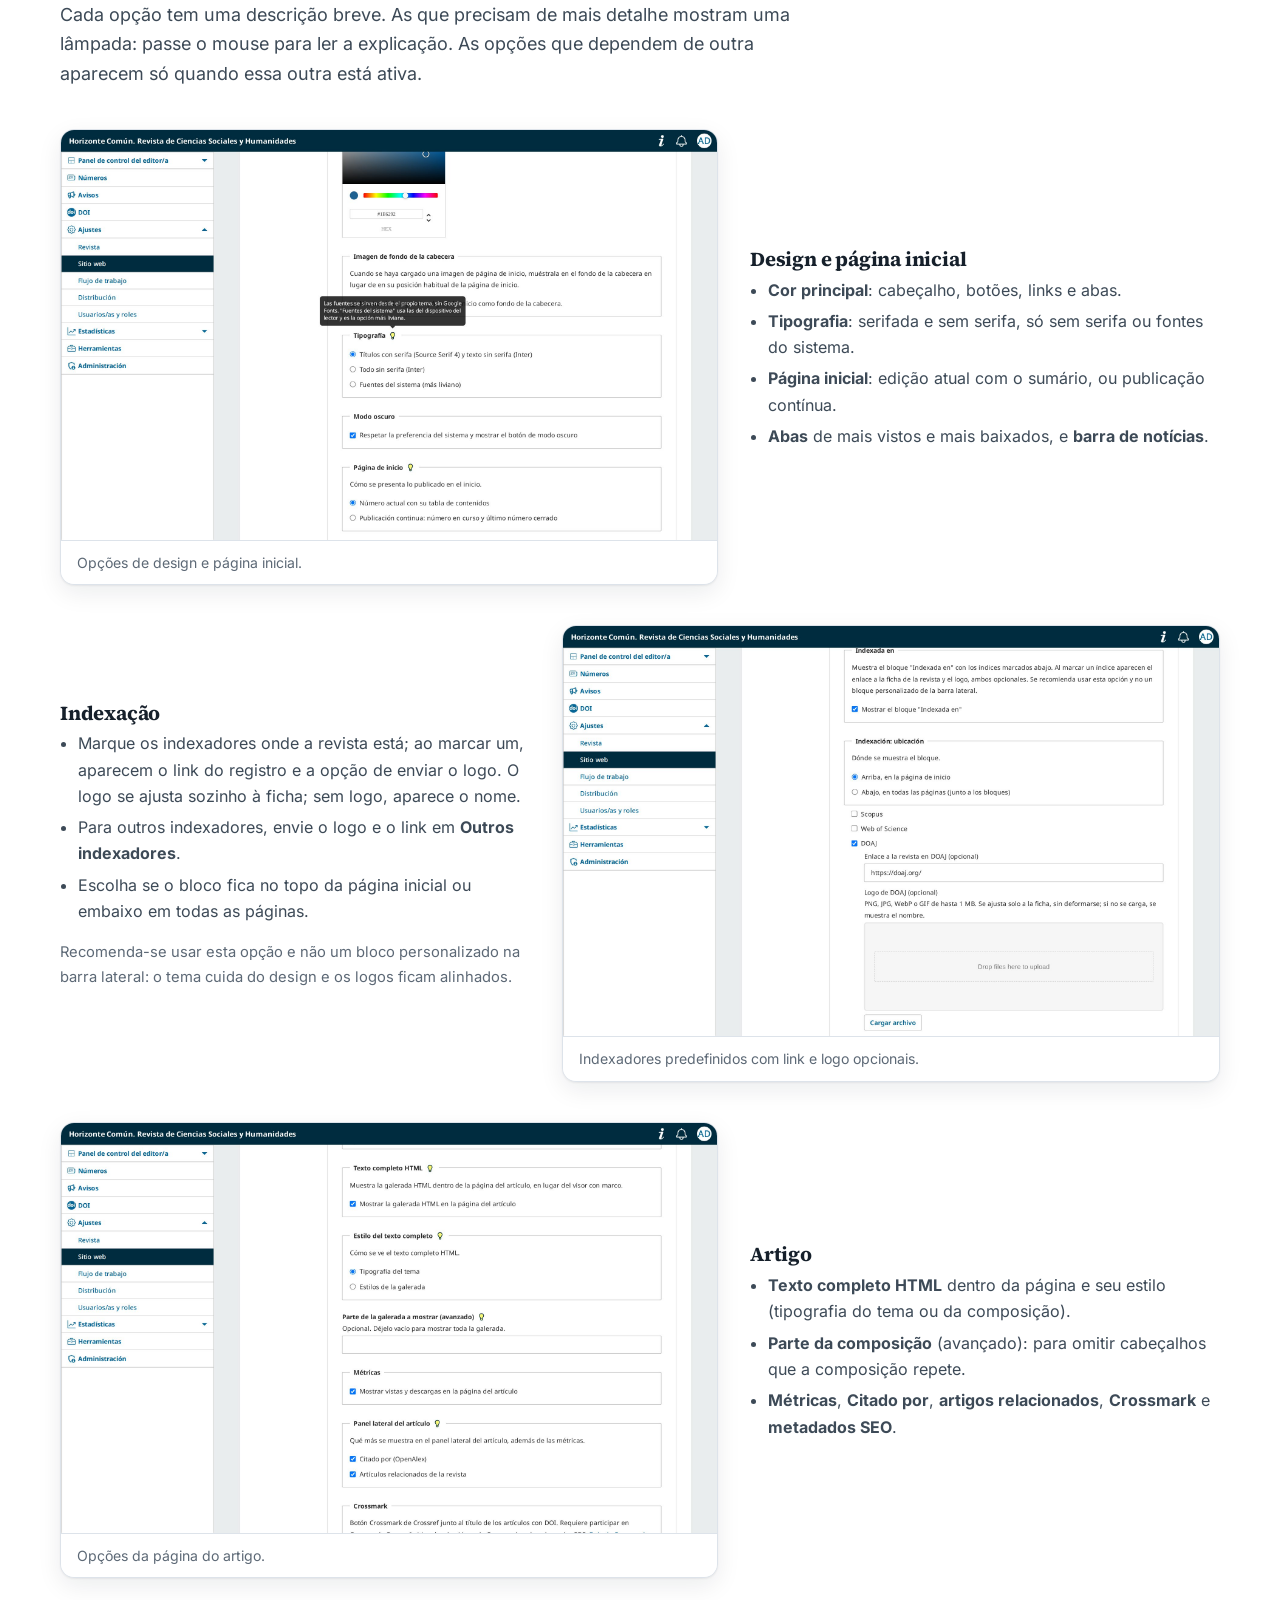
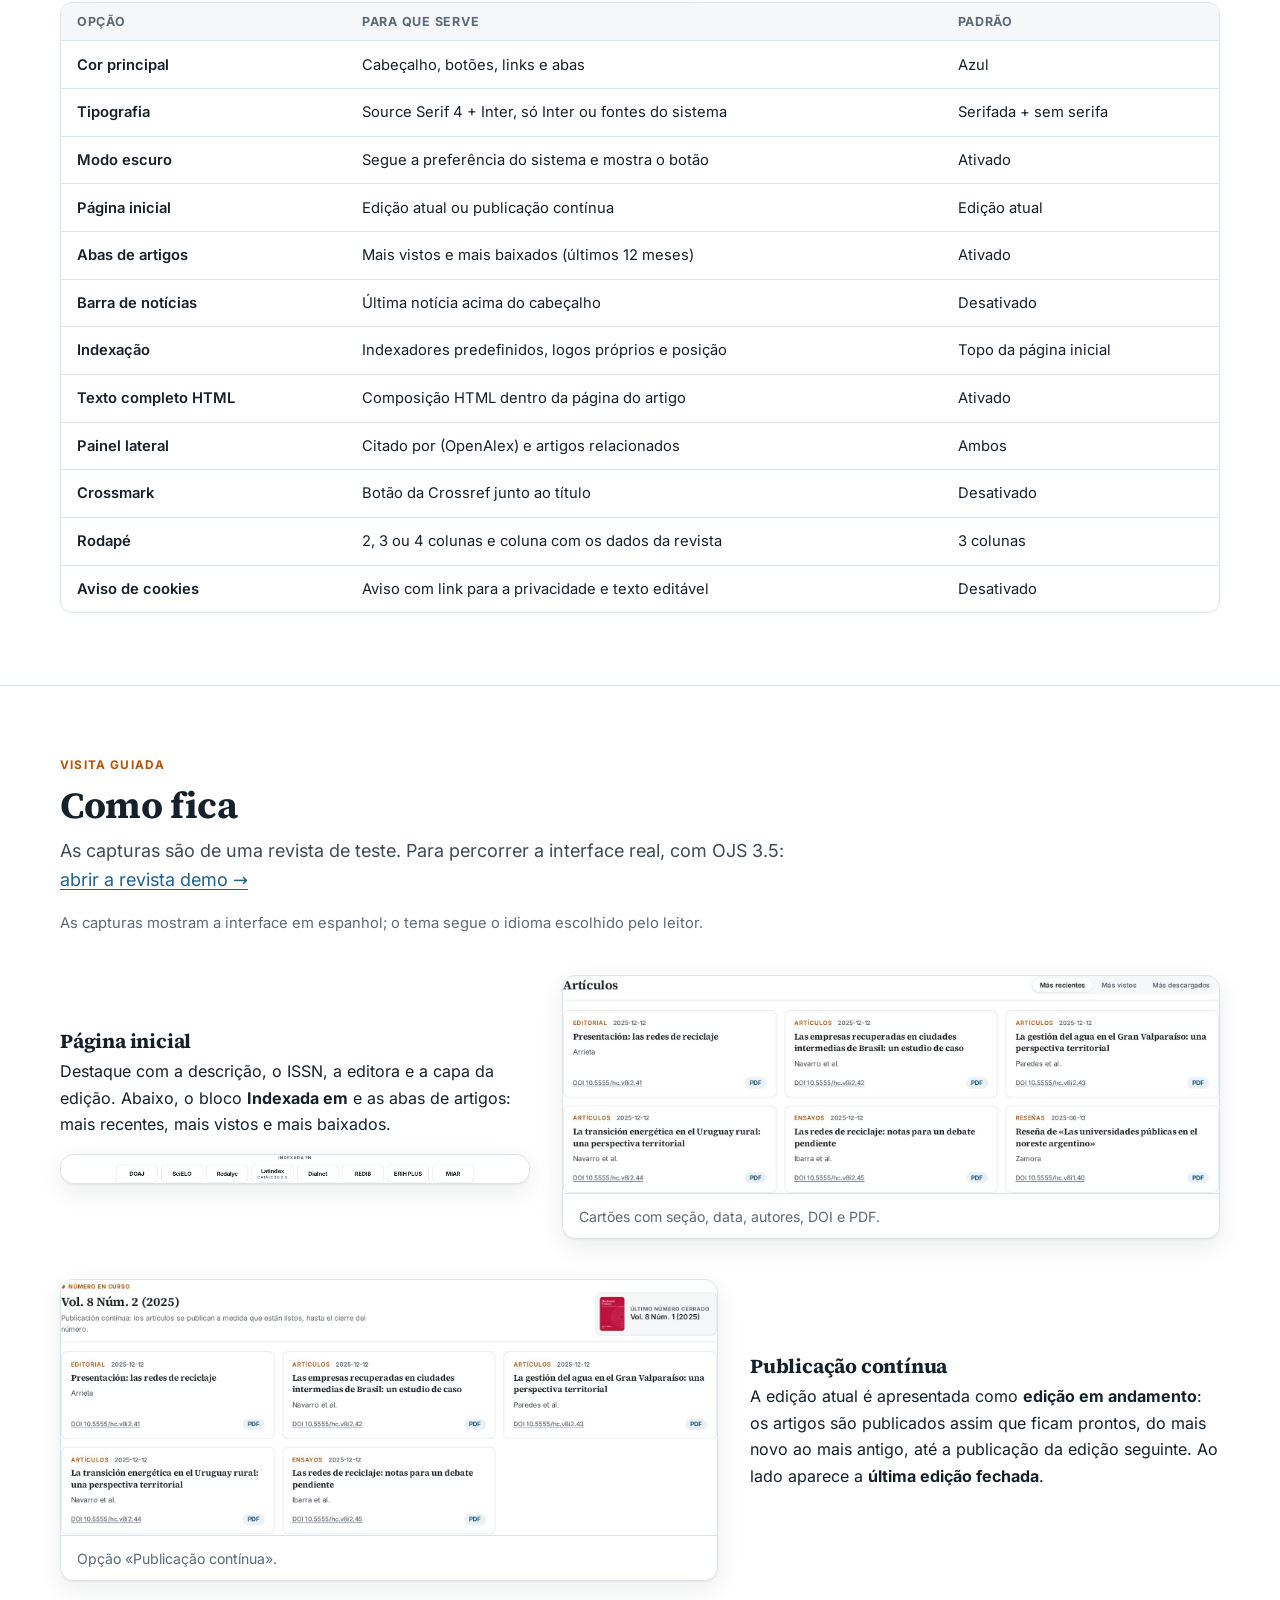
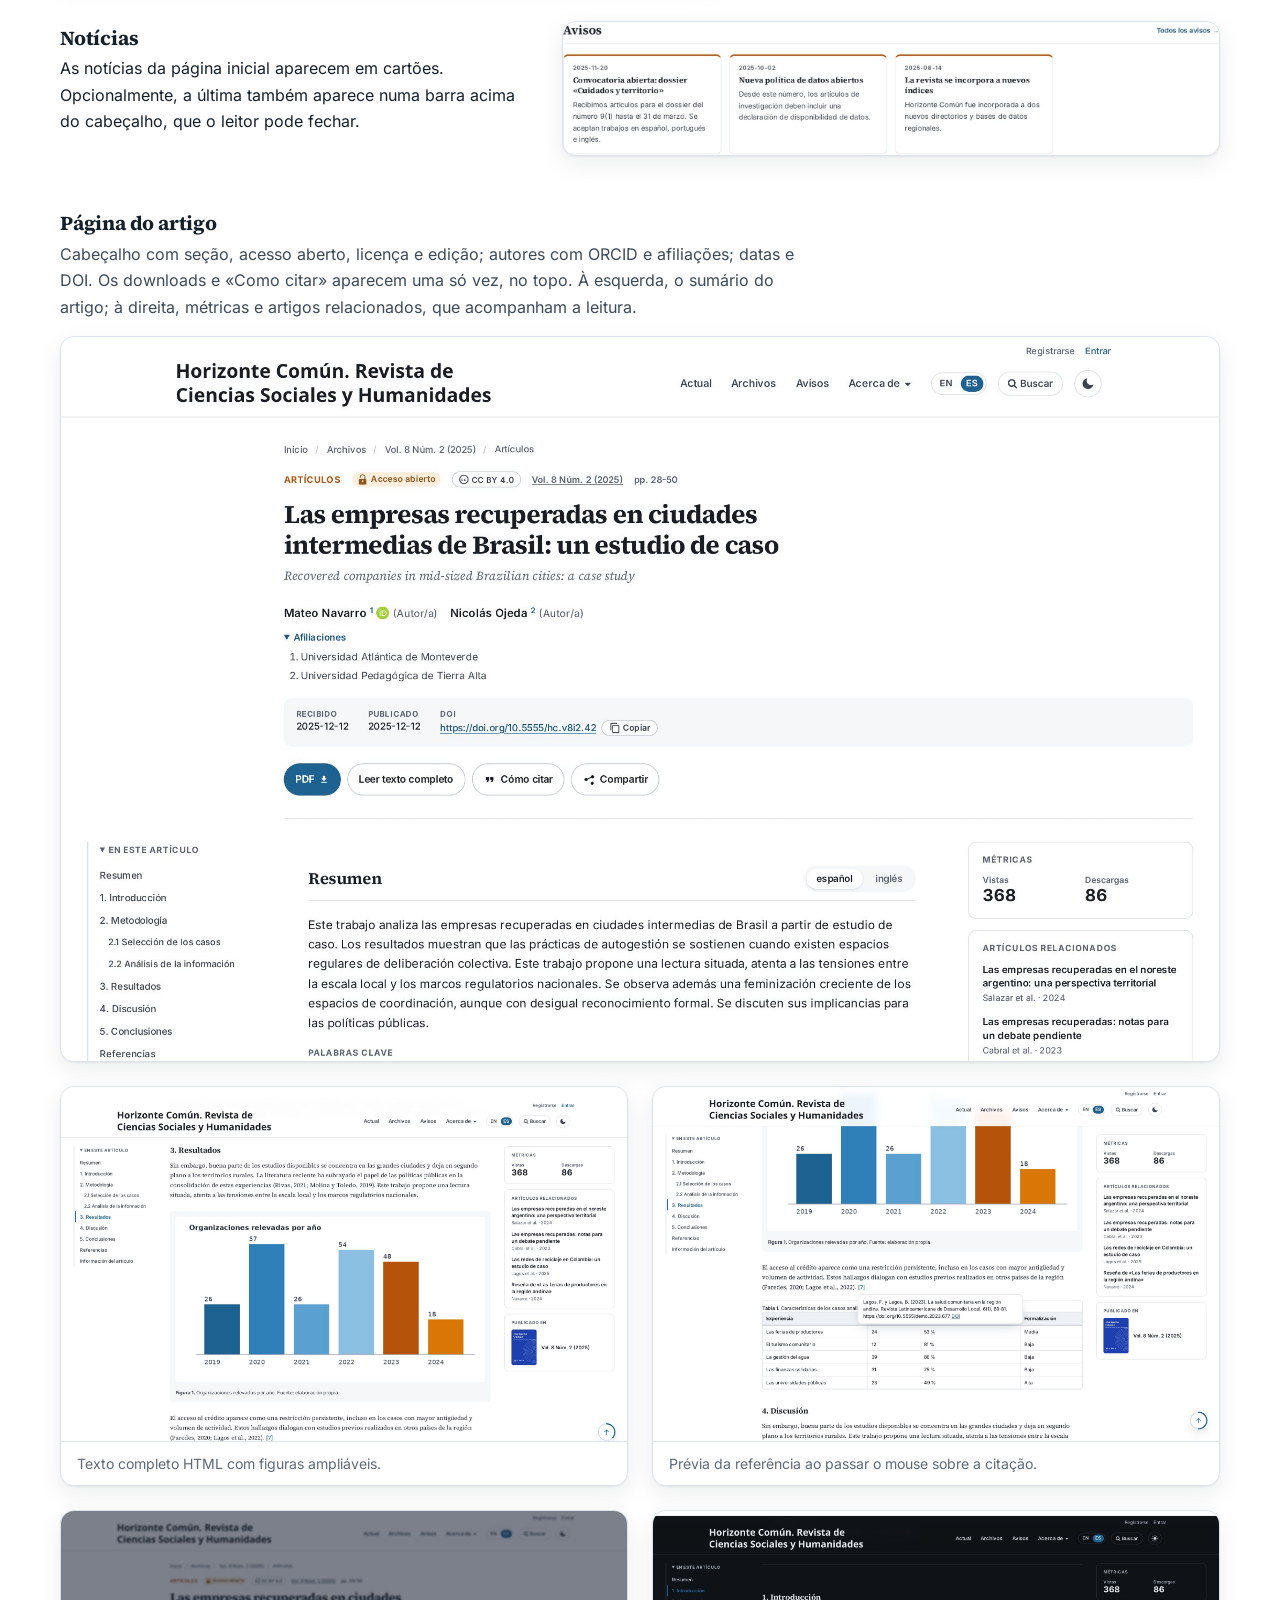
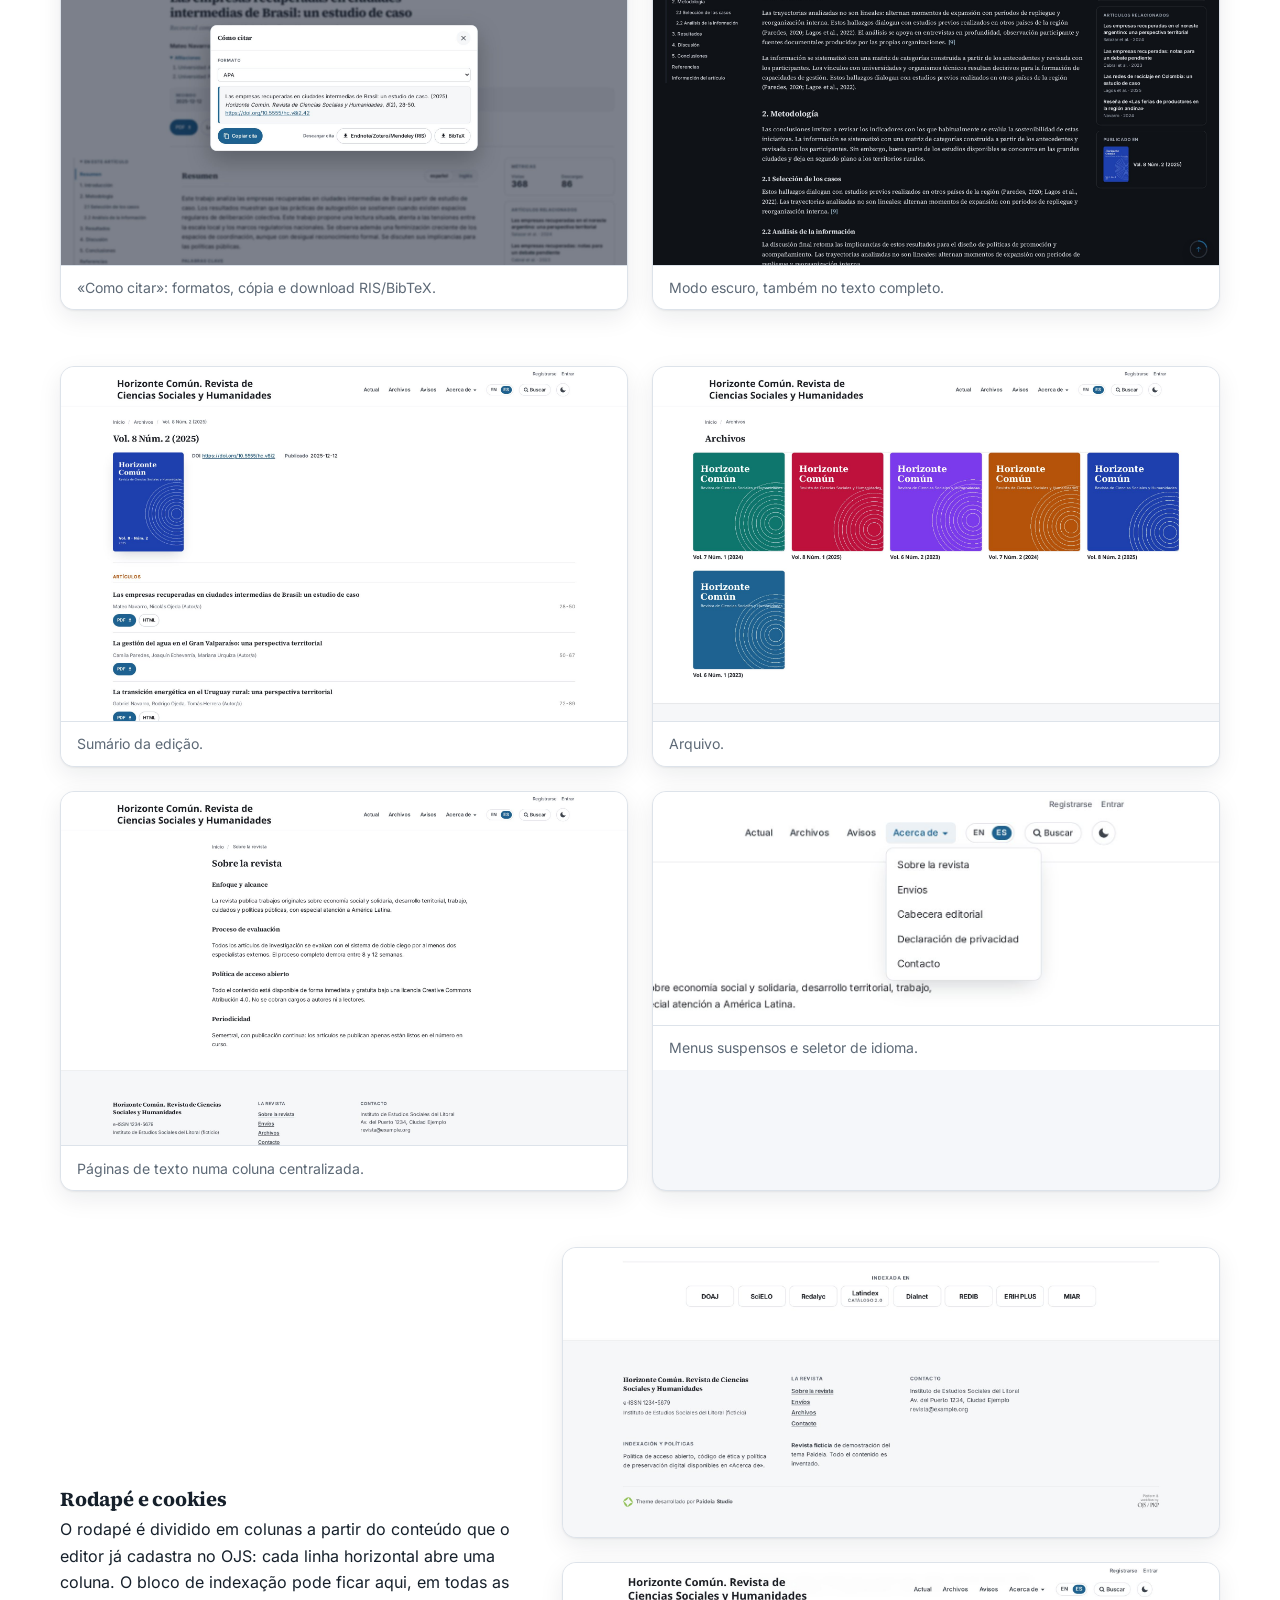
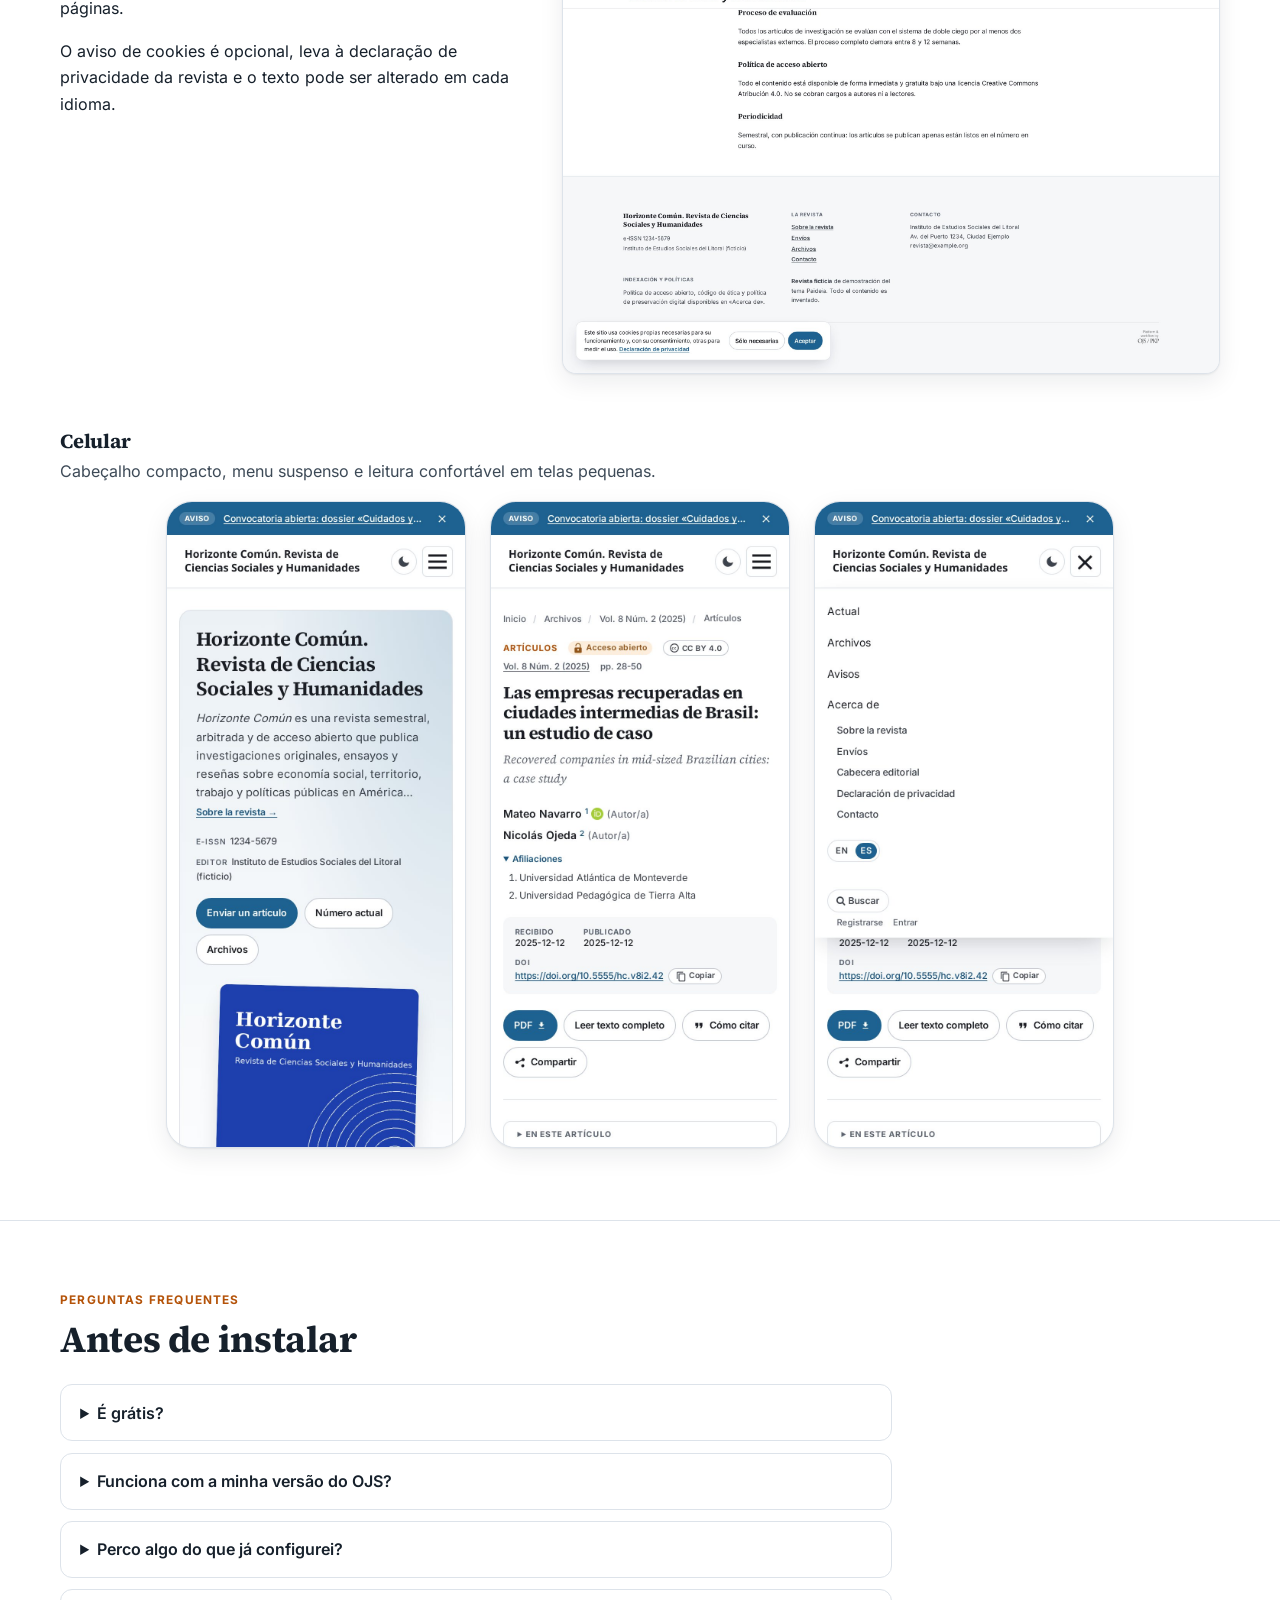
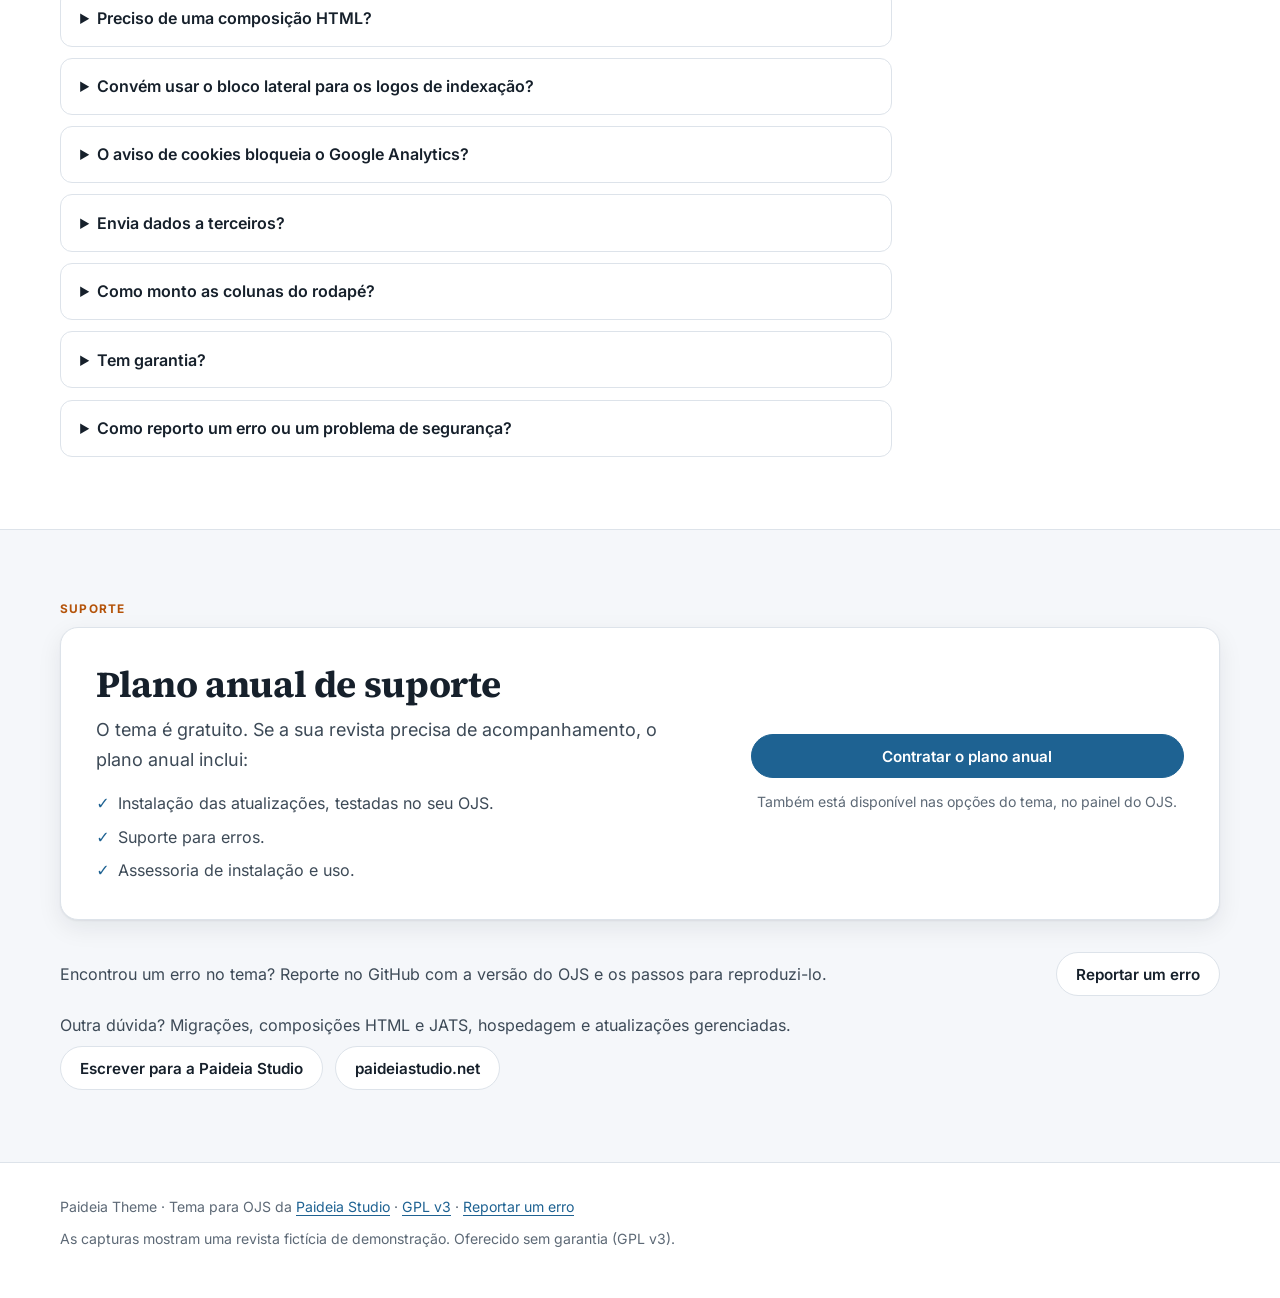
<file: docs/pt/index.html>
<!doctype html>
<html lang="pt-BR">
<head>
<meta charset="utf-8">
<meta name="viewport" content="width=device-width, initial-scale=1">
<title>Paideia Theme · Tema para OJS</title>
<meta name="description" content="Paideia Theme é um tema gratuito para Open Journal Systems 3.4 e 3.5: página de artigo de revista indexada, texto completo HTML, publicação contínua, indexação e SEO. Guia de instalação e configuração.">
<meta property="og:title" content="Paideia Theme · Tema para OJS">
<meta property="og:description" content="Tema gratuito para Open Journal Systems, da Paideia Studio. Guia com capturas de tela.">
<meta property="og:image" content="../img/home.jpg">
<link rel="canonical" href="https://paideiapublishingservices.github.io/paideiaTheme/pt/">
<link rel="alternate" hreflang="es" href="https://paideiapublishingservices.github.io/paideiaTheme/">
<link rel="alternate" hreflang="en" href="https://paideiapublishingservices.github.io/paideiaTheme/en/">
<link rel="alternate" hreflang="pt-BR" href="https://paideiapublishingservices.github.io/paideiaTheme/pt/">
<link rel="alternate" hreflang="id" href="https://paideiapublishingservices.github.io/paideiaTheme/id/">
<link rel="alternate" hreflang="x-default" href="https://paideiapublishingservices.github.io/paideiaTheme/">
<link rel="stylesheet" href="../assets/docs.css">
</head>
<body>

<header class="top">
	<div class="wrap">
		<a class="brand" href="./">
			<svg viewBox="0 0 98 100" aria-hidden="true"><path fill="#7FBA34" d="M58.7 0.2 60.0 0.2 60.2 0.9 44.6 18.9 34.3 29.7 28.6 34.5 22.5 38.5 16.5 40.6 11.6 40.6 7.3 38.9 4.1 35.9 3.6 35.0 3.8 34.3 8.2 28.8 13.2 23.8 19.4 18.7 27.9 12.9 38.5 7.1 49.2 2.8 58.7 0.2ZM63.4 4.5 64.5 4.3 66.4 5.7 74.3 13.2 79.9 20.1 85.2 28.1 90.5 38.1 95.3 50.1 97.4 57.7 97.9 61.0 97.2 61.6 94.9 59.3 77.1 43.4 70.1 36.4 64.3 29.6 61.6 25.5 58.8 19.4 58.0 15.8 58.0 13.7 58.6 11.1 59.9 8.3 63.4 4.5ZM0.2 38.5 0.7 38.4 21.9 59.3 29.3 67.8 32.7 72.6 36.5 79.7 37.9 85.6 37.7 88.4 37.2 90.5 35.0 94.2 31.9 97.0 30.5 96.6 24.0 90.5 19.6 85.3 15.5 79.4 11.4 72.6 7.9 65.5 4.4 57.0 1.2 46.6 -0.1 39.2 0.2 38.5ZM80.5 59.3 84.2 59.2 87.0 59.9 89.8 61.4 92.8 64.3 92.9 65.7 88.5 71.2 83.5 76.2 79.2 79.9 69.5 86.6 58.2 92.9 46.6 97.5 38.3 99.7 36.9 99.9 36.4 99.3 52.4 80.9 62.4 70.3 68.1 65.5 74.7 61.3 80.5 59.3Z"/></svg>
			<span>Paideia <small>Theme</small></span>
		</a>
		<nav aria-label="Seções">
			<a href="#incluye">O que inclui</a>
			<a href="#instalacion">Instalação</a>
			<a href="#configuracion">Configuração</a>
			<a href="#recorrido">Visita guiada</a>
			<a href="#soporte">Suporte</a>
			<a href="https://ojs35.paideiastudio.com.ar/index.php/demoestilos/" target="_blank" rel="noopener">Demo</a>
		</nav>
		<div class="lang" role="group" aria-label="Idioma">
			<a href="../" hreflang="es" lang="es" title="Español">ES</a>
			<a href="../en/" hreflang="en" lang="en" title="English">EN</a>
			<a href="../pt/" hreflang="pt-BR" lang="pt-BR" title="Português" aria-current="page">PT</a>
			<a href="../id/" hreflang="id" lang="id" title="Bahasa Indonesia">ID</a>
		</div>
		<button class="theme-btn" type="button" id="themeBtn" aria-label="Alternar entre modo claro e escuro">
			<svg width="18" height="18" viewBox="0 0 24 24" aria-hidden="true"><path fill="currentColor" d="M12 3a9 9 0 1 0 9 9c0-.46-.04-.92-.1-1.36a5.39 5.39 0 0 1-4.4 2.26 5.4 5.4 0 0 1-3.14-9.8c-.44-.06-.9-.1-1.36-.1z"/></svg>
		</button>
	</div>
</header>

<main>
<div class="hero">
	<div class="wrap">
		<p class="eyebrow">Tema gratuito para Open Journal Systems</p>
		<h1>Uma revista científica moderna, sem mexer em código</h1>
		<p class="lead">Paideia Theme é um tema para OJS 3.4 e 3.5 com a página de artigo das revistas indexadas, texto completo HTML dentro da página, publicação contínua, bloco de indexação e metadados para buscadores. Instala-se como qualquer plugin e configura-se no painel do OJS.</p>
		<div class="cta">
			<a class="btn btn--primary" href="https://ojs35.paideiastudio.com.ar/index.php/demoestilos/" target="_blank" rel="noopener">Ver a demo ao vivo</a>
			<a class="btn" href="https://github.com/PaideiaPublishingServices/paideiaTheme/releases/latest">Baixar a última versão</a>
			<a class="btn" href="https://github.com/PaideiaPublishingServices/paideiaTheme">Código no GitHub</a>
			<a class="btn" href="#soporte">Plano de suporte</a>
		</div>
		<ul class="facts">
			<li>OJS 3.4 · 3.5</li>
			<li>Licença GPL v3</li>
			<li>Espanhol, inglês, português e indonésio</li>
			<li>Modo escuro e celular</li>
		</ul>
		<figure class="shot hero-shot">
			<img src="../img/home.jpg" alt="Página inicial de uma revista com o tema Paideia: descrição, capa da edição e botões" width="2160" height="1350">
			<figcaption>Página inicial. As capturas usam uma revista fictícia de demonstração: nomes, autores, instituições e DOIs são inventados.</figcaption>
		</figure>
	</div>
</div>

<section id="incluye">
	<div class="wrap">
		<p class="eyebrow">O que inclui</p>
		<h2>O que leitores e indexadores esperam</h2>
		<p class="lead">O Paideia parte do tema Default do OJS e refaz as páginas mais importantes. Tudo se ativa ou desativa nas opções do tema.</p>
		<div class="grid grid-3" style="margin-top:2rem">
			<div class="card"><h3>Página do artigo</h3><p>Seção, acesso aberto, licença, autores com ORCID e afiliações, datas, DOI com cópia, resumos por idioma, sumário lateral e painel de métricas.</p></div>
			<div class="card"><h3>Texto completo HTML</h3><p>A composição HTML é lida dentro da página, com figuras ampliáveis, tabelas com rolagem e prévia das referências.</p></div>
			<div class="card"><h3>Como citar</h3><p>Janela com os formatos do plugin Citation Style Language, cópia da citação e download em RIS e BibTeX.</p></div>
			<div class="card"><h3>Publicação contínua</h3><p>A página inicial mostra a edição em andamento, com os artigos mais novos primeiro, e a última edição fechada.</p></div>
			<div class="card"><h3>Indexada em</h3><p>15 indexadores prontos para ativar com uma caixa (Scopus, WoS, DOAJ, SciELO, Redalyc, Latindex…) e logos próprios.</p></div>
			<div class="card"><h3>SEO</h3><p>JSON-LD, Open Graph, link canônico e a URL do texto completo para o Google Acadêmico.</p></div>
			<div class="card"><h3>Citado por e relacionados</h3><p>Citações do OpenAlex e artigos relacionados por palavras-chave, sem o índice de busca nem plugins lentos.</p></div>
			<div class="card"><h3>Notícias e cookies</h3><p>Notícias em cartões, barra opcional com a última notícia e aviso de cookies com texto editável.</p></div>
			<div class="card"><h3>Acessível e leve</h3><p>Fontes locais, sem scripts de terceiros, navegação por teclado, modo escuro, celular e impressão.</p></div>
		</div>
	</div>
</section>

<section id="instalacion">
	<div class="wrap">
		<p class="eyebrow">Instalação</p>
		<h2>Em cinco minutos</h2>
		<div class="row">
			<div>
				<ol class="steps">
					<li>Baixe <code>paideia-x.y.z.w.tar.gz</code> da <a href="https://github.com/PaideiaPublishingServices/paideiaTheme/releases/latest">página de versões</a>. Não descompacte.</li>
					<li>No OJS vá em <strong>Configurações → Website → Plugins</strong> e use <strong>Enviar novo plugin</strong>.</li>
					<li>Em <strong>Configurações → Website → Aparência → Tema</strong> escolha <strong>Paideia</strong> e salve.</li>
				</ol>
				<p style="margin-top:1rem;color:var(--muted);font-size:.92rem">Para instalar pelo terminal: copie a pasta para <code>plugins/themes/paideia</code> (o nome deve ser <code>paideia</code>) e execute <code>php lib/pkp/tools/installPluginVersion.php plugins/themes/paideia/version.xml</code>.</p>
				<p style="color:var(--muted);font-size:.92rem">Para atualizar, envie o pacote novo da mesma forma: o OJS o reconhece como uma versão mais recente e mantém a configuração.</p>
			</div>
			<figure class="shot"><img src="../img/back-plugins.jpg" alt="Aba Plugins das configurações do website do OJS" loading="lazy" width="2160" height="1350"><figcaption>Configurações → Website → Plugins.</figcaption></figure>
		</div>
	</div>
</section>

<section id="configuracion">
	<div class="wrap">
		<p class="eyebrow">Configuração</p>
		<h2>Tudo em Aparência → Tema</h2>
		<p class="lead">Cada opção tem uma descrição breve. As que precisam de mais detalhe mostram uma lâmpada: passe o mouse para ler a explicação. As opções que dependem de outra aparecem só quando essa outra está ativa.</p>

		<div class="row row--flip">
			<div>
				<h3>Design e página inicial</h3>
				<ul class="clean">
					<li><strong>Cor principal</strong>: cabeçalho, botões, links e abas.</li>
					<li><strong>Tipografia</strong>: serifada e sem serifa, só sem serifa ou fontes do sistema.</li>
					<li><strong>Página inicial</strong>: edição atual com o sumário, ou publicação contínua.</li>
					<li><strong>Abas</strong> de mais vistos e mais baixados, e <strong>barra de notícias</strong>.</li>
				</ul>
			</div>
			<figure class="shot"><img src="../img/back-home.jpg" alt="Opções de tipografia, modo escuro e página inicial no formulário do tema" loading="lazy" width="2160" height="1350"><figcaption>Opções de design e página inicial.</figcaption></figure>
		</div>

		<div class="row">
			<div>
				<h3>Indexação</h3>
				<ul class="clean">
					<li>Marque os indexadores onde a revista está; ao marcar um, aparecem o link do registro e a opção de enviar o logo. O logo se ajusta sozinho à ficha; sem logo, aparece o nome.</li>
					<li>Para outros indexadores, envie o logo e o link em <strong>Outros indexadores</strong>.</li>
					<li>Escolha se o bloco fica no topo da página inicial ou embaixo em todas as páginas.</li>
				</ul>
				<p style="color:var(--muted);font-size:.92rem">Recomenda-se usar esta opção e não um bloco personalizado na barra lateral: o tema cuida do design e os logos ficam alinhados.</p>
			</div>
			<figure class="shot"><img src="../img/back-indexing.jpg" alt="Opções de indexação: posição e lista de indexadores com caixas e links" loading="lazy" width="2160" height="1350"><figcaption>Indexadores predefinidos com link e logo opcionais.</figcaption></figure>
		</div>

		<div class="row row--flip">
			<div>
				<h3>Artigo</h3>
				<ul class="clean">
					<li><strong>Texto completo HTML</strong> dentro da página e seu estilo (tipografia do tema ou da composição).</li>
					<li><strong>Parte da composição</strong> (avançado): para omitir cabeçalhos que a composição repete.</li>
					<li><strong>Métricas</strong>, <strong>Citado por</strong>, <strong>artigos relacionados</strong>, <strong>Crossmark</strong> e <strong>metadados SEO</strong>.</li>
				</ul>
			</div>
			<figure class="shot"><img src="../img/back-article.jpg" alt="Opções do artigo no formulário do tema" loading="lazy" width="2160" height="1350"><figcaption>Opções da página do artigo.</figcaption></figure>
		</div>

		<div class="table-wrap">
			<table>
				<thead><tr><th>Opção</th><th>Para que serve</th><th>Padrão</th></tr></thead>
				<tbody>
					<tr><td>Cor principal</td><td>Cabeçalho, botões, links e abas</td><td>Azul</td></tr>
					<tr><td>Tipografia</td><td>Source Serif 4 + Inter, só Inter ou fontes do sistema</td><td>Serifada + sem serifa</td></tr>
					<tr><td>Modo escuro</td><td>Segue a preferência do sistema e mostra o botão</td><td>Ativado</td></tr>
					<tr><td>Página inicial</td><td>Edição atual ou publicação contínua</td><td>Edição atual</td></tr>
					<tr><td>Abas de artigos</td><td>Mais vistos e mais baixados (últimos 12 meses)</td><td>Ativado</td></tr>
					<tr><td>Barra de notícias</td><td>Última notícia acima do cabeçalho</td><td>Desativado</td></tr>
					<tr><td>Indexação</td><td>Indexadores predefinidos, logos próprios e posição</td><td>Topo da página inicial</td></tr>
					<tr><td>Texto completo HTML</td><td>Composição HTML dentro da página do artigo</td><td>Ativado</td></tr>
					<tr><td>Painel lateral</td><td>Citado por (OpenAlex) e artigos relacionados</td><td>Ambos</td></tr>
					<tr><td>Crossmark</td><td>Botão da Crossref junto ao título</td><td>Desativado</td></tr>
					<tr><td>Rodapé</td><td>2, 3 ou 4 colunas e coluna com os dados da revista</td><td>3 colunas</td></tr>
					<tr><td>Aviso de cookies</td><td>Aviso com link para a privacidade e texto editável</td><td>Desativado</td></tr>
				</tbody>
			</table>
		</div>
	</div>
</section>

<section id="recorrido">
	<div class="wrap">
		<p class="eyebrow">Visita guiada</p>
		<h2>Como fica</h2>
		<p class="lead">As capturas são de uma revista de teste. Para percorrer a interface real, com OJS 3.5: <a href="https://ojs35.paideiastudio.com.ar/index.php/demoestilos/" target="_blank" rel="noopener">abrir a revista demo →</a></p>
		<p style="color:var(--muted);font-size:.92rem">As capturas mostram a interface em espanhol; o tema segue o idioma escolhido pelo leitor.</p>

		<div class="row">
			<div>
				<h3>Página inicial</h3>
				<p>Destaque com a descrição, o ISSN, a editora e a capa da edição. Abaixo, o bloco <strong>Indexada em</strong> e as abas de artigos: mais recentes, mais vistos e mais baixados.</p>
				<figure class="shot" style="margin-top:1rem"><img src="../img/home-indexing.jpg" alt="Bloco Indexada em com fichas de indexadores" loading="lazy" width="1764" height="107"></figure>
			</div>
			<figure class="shot"><img src="../img/home-tabs.jpg" alt="Abas de artigos com cartões" loading="lazy" width="1764" height="585"><figcaption>Cartões com seção, data, autores, DOI e PDF.</figcaption></figure>
		</div>

		<div class="row row--flip">
			<div>
				<h3>Publicação contínua</h3>
				<p>A edição atual é apresentada como <strong>edição em andamento</strong>: os artigos são publicados assim que ficam prontos, do mais novo ao mais antigo, até a publicação da edição seguinte. Ao lado aparece a <strong>última edição fechada</strong>.</p>
			</div>
			<figure class="shot"><img src="../img/home-continuous.jpg" alt="Edição em andamento com cartões de artigos e acesso à última edição fechada" loading="lazy" width="1764" height="687"><figcaption>Opção «Publicação contínua».</figcaption></figure>
		</div>

		<div class="row">
			<div>
				<h3>Notícias</h3>
				<p>As notícias da página inicial aparecem em cartões. Opcionalmente, a última também aparece numa barra acima do cabeçalho, que o leitor pode fechar.</p>
			</div>
			<figure class="shot"><img src="../img/home-news.jpg" alt="Notícias em cartões" loading="lazy" width="1764" height="359"></figure>
		</div>

		<div style="margin-top:3.5rem">
			<h3>Página do artigo</h3>
			<p style="max-width:46rem;color:var(--soft)">Cabeçalho com seção, acesso aberto, licença e edição; autores com ORCID e afiliações; datas e DOI. Os downloads e «Como citar» aparecem uma só vez, no topo. À esquerda, o sumário do artigo; à direita, métricas e artigos relacionados, que acompanham a leitura.</p>
			<figure class="shot" style="margin-top:1rem"><img src="../img/article.jpg" alt="Página do artigo com cabeçalho, sumário lateral, resumo e painel de métricas" loading="lazy" width="2160" height="1350"></figure>
		</div>

		<div class="grid grid-2" style="margin-top:1.5rem">
			<figure class="shot"><img src="../img/article-figure.jpg" alt="Texto completo HTML com uma figura dentro da página do artigo" loading="lazy" width="2160" height="1350"><figcaption>Texto completo HTML com figuras ampliáveis.</figcaption></figure>
			<figure class="shot"><img src="../img/article-cite-tip.jpg" alt="Prévia de uma referência ao passar o mouse sobre uma citação" loading="lazy" width="2160" height="1350"><figcaption>Prévia da referência ao passar o mouse sobre a citação.</figcaption></figure>
			<figure class="shot"><img src="../img/article-cite.jpg" alt="Janela Como citar com seletor de formato" loading="lazy" width="2160" height="1350"><figcaption>«Como citar»: formatos, cópia e download RIS/BibTeX.</figcaption></figure>
			<figure class="shot"><img src="../img/article-dark.jpg" alt="Página do artigo em modo escuro" loading="lazy" width="2160" height="1350"><figcaption>Modo escuro, também no texto completo.</figcaption></figure>
		</div>

		<div class="grid grid-2" style="margin-top:3.5rem">
			<figure class="shot"><img src="../img/issue.jpg" alt="Sumário de uma edição com capa e artigos por seção" loading="lazy" width="2160" height="1350"><figcaption>Sumário da edição.</figcaption></figure>
			<figure class="shot"><img src="../img/archive.jpg" alt="Arquivo de edições com capas" loading="lazy" width="2160" height="1350"><figcaption>Arquivo.</figcaption></figure>
			<figure class="shot"><img src="../img/about.jpg" alt="Página Sobre a revista com uma coluna de leitura centralizada" loading="lazy" width="2160" height="1350"><figcaption>Páginas de texto numa coluna centralizada.</figcaption></figure>
			<figure class="shot"><img src="../img/nav.jpg" alt="Menu suspenso do menu principal" loading="lazy" width="1200" height="495"><figcaption>Menus suspensos e seletor de idioma.</figcaption></figure>
		</div>

		<div class="row" style="margin-top:3.5rem">
			<div>
				<h3>Rodapé e cookies</h3>
				<p>O rodapé é dividido em colunas a partir do conteúdo que o editor já cadastra no OJS: cada linha horizontal abre uma coluna. O bloco de indexação pode ficar aqui, em todas as páginas.</p>
				<p>O aviso de cookies é opcional, leva à declaração de privacidade da revista e o texto pode ser alterado em cada idioma.</p>
			</div>
			<div class="grid">
				<figure class="shot"><img src="../img/footer.jpg" alt="Bloco de indexação embaixo e rodapé em colunas" loading="lazy" width="2160" height="951"></figure>
				<figure class="shot"><img src="../img/cookies.jpg" alt="Aviso de cookies embaixo à esquerda" loading="lazy" width="2160" height="1350"></figure>
			</div>
		</div>

		<div style="margin-top:3.5rem">
			<h3>Celular</h3>
			<p style="color:var(--soft)">Cabeçalho compacto, menu suspenso e leitura confortável em telas pequenas.</p>
			<div class="phones" style="margin-top:1rem">
				<figure class="shot shot--phone"><img src="../img/mobile-home.jpg" alt="Página inicial num celular" loading="lazy" width="780" height="1688"></figure>
				<figure class="shot shot--phone"><img src="../img/mobile-article.jpg" alt="Artigo num celular" loading="lazy" width="780" height="1688"></figure>
				<figure class="shot shot--phone"><img src="../img/mobile-menu.jpg" alt="Menu aberto num celular" loading="lazy" width="780" height="1688"></figure>
			</div>
		</div>
	</div>
</section>

<section id="preguntas">
	<div class="wrap">
		<p class="eyebrow">Perguntas frequentes</p>
		<h2>Antes de instalar</h2>
		<div style="margin-top:1.5rem;max-width:52rem">
			<details><summary>É grátis?</summary><p>Sim. O tema é software livre (GPL v3). A licença só pede manter visível o crédito «Tema desenvolvido por Paideia Studio» no rodapé. Se for ocultado, o tema se desativa no navegador. O plano anual de suporte é opcional.</p></details>
			<details><summary>Funciona com a minha versão do OJS?</summary><p>Com OJS 3.4 e 3.5. Requer PHP 8.0 ou superior (8.2 no OJS 3.5). Não funciona com OJS 3.3.</p></details>
			<details><summary>Perco algo do que já configurei?</summary><p>Não. O tema usa o rodapé, os menus, os blocos e as notícias já cadastrados no OJS. Se voltar ao tema Default, tudo continua no lugar.</p></details>
			<details><summary>Preciso de uma composição HTML?</summary><p>Não. Sem composição HTML a página do artigo mostra o resumo, as referências e o botão de PDF. Com composição HTML, o texto completo é lido dentro da página.</p></details>
			<details><summary>Convém usar o bloco lateral para os logos de indexação?</summary><p>Melhor não: cadastre os indexadores nas opções do tema. Os blocos laterais precisam de HTML e estilos próprios; o bloco «Indexada em» do tema fica organizado sem mexer em código.</p></details>
			<details><summary>O aviso de cookies bloqueia o Google Analytics?</summary><p>Não bloqueia scripts por si só. Guarda a escolha do leitor e avisa com o evento <code>pdt:cookies</code>, para que a análise ou outros serviços aguardem o consentimento.</p></details>
			<details><summary>Envia dados a terceiros?</summary><p>As fontes são locais e não há scripts de terceiros. Só se forem ativados: «Citado por» consulta o OpenAlex pelo servidor (envia apenas o DOI) e o Crossmark carrega o script da Crossref.</p></details>
			<details><summary>Como monto as colunas do rodapé?</summary><p>O rodapé é escrito onde sempre: <strong>Configurações → Website → Aparência → Configuração → Rodapé</strong>. Como o editor não tem botão de linha horizontal, abra o código com o botão <code>&lt;&gt;</code> e escreva <code>&lt;hr&gt;</code> entre uma coluna e outra. Por exemplo, três colunas:</p><pre><code>&lt;h4&gt;Contato&lt;/h4&gt;
&lt;p&gt;Instituto Exemplo · revista@example.org&lt;/p&gt;
&lt;hr&gt;
&lt;h4&gt;Políticas&lt;/h4&gt;
&lt;p&gt;Acesso aberto, ética e preservação.&lt;/p&gt;
&lt;hr&gt;
&lt;h4&gt;Licença&lt;/h4&gt;
&lt;p&gt;Conteúdo sob CC BY 4.0.&lt;/p&gt;</code></pre><p>Sem linhas, mas com dois ou mais títulos, cada título abre uma coluna. A coluna com o nome, o ISSN, a editora e os links da revista é adicionada pelo tema (opção «Rodapé» do tema): não é preciso repeti-la. «Colunas do rodapé» define quantas cabem por linha; as que sobram passam para a linha seguinte.</p></details>
			<details><summary>Tem garantia?</summary><p>É oferecido como está, sem garantia de nenhum tipo, conforme as seções 15 e 16 da <a href="https://github.com/PaideiaPublishingServices/paideiaTheme/blob/main/LICENSE">licença GPL v3</a>. Teste cada versão nova numa cópia do seu OJS antes de usá-la na revista e mantenha backups. A revista é responsável pela sua declaração de privacidade e pelo uso do aviso de cookies. O plano anual de suporte é um serviço à parte e não muda esta condição do software.</p></details>
			<details><summary>Como reporto um erro ou um problema de segurança?</summary><p>Os erros são reportados no <a href="https://github.com/PaideiaPublishingServices/paideiaTheme/issues/new/choose">GitHub</a>, com a versão do tema e do OJS e os passos para reproduzi-lo. Os problemas de segurança não devem ser publicados: use o <a href="https://github.com/PaideiaPublishingServices/paideiaTheme/security/policy">reporte privado</a> ou escreva para a Paideia Studio.</p></details>
		</div>
	</div>
</section>

<section id="soporte" class="contact">
	<div class="wrap">
		<p class="eyebrow">Suporte</p>
		<div class="plan">
			<div>
				<h2>Plano anual de suporte</h2>
				<p class="lead" style="margin:0">O tema é gratuito. Se a sua revista precisa de acompanhamento, o plano anual inclui:</p>
				<ul>
					<li>Instalação das atualizações, testadas no seu OJS.</li>
					<li>Suporte para erros.</li>
					<li>Assessoria de instalação e uso.</li>
				</ul>
			</div>
			<div class="actions">
				<a class="btn btn--primary" href="https://shop.paideiahosting.net/shop/paideia-theme-annual-support-210" target="_blank" rel="noopener">Contratar o plano anual</a>
				<p class="note">Também está disponível nas opções do tema, no painel do OJS.</p>
			</div>
		</div>
		<div class="more">
			<p style="margin:0">Encontrou um erro no tema? Reporte no GitHub com a versão do OJS e os passos para reproduzi-lo.</p>
			<div style="display:flex;flex-wrap:wrap;gap:.7rem">
				<a class="btn" href="https://github.com/PaideiaPublishingServices/paideiaTheme/issues/new/choose" target="_blank" rel="noopener">Reportar um erro</a>
			</div>
		</div>
		<div class="more" style="margin-top:1rem">
			<p style="margin:0">Outra dúvida? Migrações, composições HTML e JATS, hospedagem e atualizações gerenciadas.</p>
			<div style="display:flex;flex-wrap:wrap;gap:.7rem">
				<button class="btn" type="button" id="mailBtn" data-u="contact" data-d="paideiastudio.net" data-s="Consulta sobre o Paideia Theme para OJS">Escrever para a Paideia Studio</button>
				<a class="btn" href="https://paideiastudio.net/">paideiastudio.net</a>
			</div>
		</div>
	</div>
</section>
</main>

<footer>
	<div class="wrap">
		<span>Paideia Theme · Tema para OJS da <a href="https://paideiastudio.net/">Paideia Studio</a> · <a href="https://github.com/PaideiaPublishingServices/paideiaTheme/blob/main/LICENSE">GPL v3</a> · <a href="https://github.com/PaideiaPublishingServices/paideiaTheme/issues/new/choose">Reportar um erro</a></span>
		<span>As capturas mostram uma revista fictícia de demonstração. Oferecido sem garantia (GPL v3).</span>
	</div>
</footer>

<dialog class="zoom" id="zoom"><img alt=""></dialog>
<script src="../assets/docs.js"></script>
</body>
</html>
</file>
<file: docs/assets/docs.css>
@font-face { font-family: "Inter"; src: url("../fonts/inter-latin-wght-normal.woff2") format("woff2"); font-weight: 100 900; font-display: swap; }
@font-face { font-family: "Source Serif 4"; src: url("../fonts/source-serif-4-latin-wght-normal.woff2") format("woff2"); font-weight: 200 900; font-display: swap; }
:root {
	--bg: #ffffff; --surface: #f5f7fa; --surface-2: #eaf0f6; --text: #16202b; --soft: #3d4a57; --muted: #5d6976;
	--border: #dde3ea; --primary: #1e6292; --primary-ink: #ffffff; --primary-soft: #e6f0f7; --accent: #b45309;
	--shadow: 0 1px 2px rgb(16 24 40 / .06), 0 8px 24px rgb(16 24 40 / .08);
	--sans: "Inter", system-ui, -apple-system, "Segoe UI", sans-serif; --serif: "Source Serif 4", Georgia, serif;
	color-scheme: light;
}
@media (prefers-color-scheme: dark) {
	:root:not([data-theme="light"]) {
		--bg: #0f1318; --surface: #161b22; --surface-2: #1c232c; --text: #e8edf2; --soft: #c3ccd5; --muted: #95a1ad;
		--border: #2a333d; --primary: #6db3e4; --primary-ink: #0b1620; --primary-soft: #16283a; --accent: #f59e0b;
		--shadow: 0 1px 2px rgb(0 0 0 / .4), 0 8px 24px rgb(0 0 0 / .35); color-scheme: dark;
	}
}
:root[data-theme="dark"] {
	--bg: #0f1318; --surface: #161b22; --surface-2: #1c232c; --text: #e8edf2; --soft: #c3ccd5; --muted: #95a1ad;
	--border: #2a333d; --primary: #6db3e4; --primary-ink: #0b1620; --primary-soft: #16283a; --accent: #f59e0b;
	--shadow: 0 1px 2px rgb(0 0 0 / .4), 0 8px 24px rgb(0 0 0 / .35); color-scheme: dark;
}
* { box-sizing: border-box; }
html { scroll-behavior: smooth; scroll-padding-top: 76px; }
@media (prefers-reduced-motion: reduce) { html { scroll-behavior: auto; } }
body { margin: 0; background: var(--bg); color: var(--text); font: 400 1rem/1.65 var(--sans); -webkit-font-smoothing: antialiased; }
img { max-width: 100%; height: auto; display: block; }
a { color: var(--primary); text-underline-offset: .18em; }
h1, h2, h3 { font-family: var(--serif); line-height: 1.15; letter-spacing: -.01em; margin: 0; }
h2 { font-size: clamp(1.7rem, 3vw, 2.3rem); margin-bottom: .6rem; }
h3 { font-size: 1.25rem; margin-bottom: .35rem; }
p { margin: 0 0 1rem; }
code { font: 500 .88em/1.4 ui-monospace, SFMono-Regular, Menlo, monospace; background: var(--surface-2); padding: .1em .35em; border-radius: 5px; }
.wrap { width: min(1160px, 100% - 32px); margin-inline: auto; }
.eyebrow { font: 700 .74rem/1.2 var(--sans); text-transform: uppercase; letter-spacing: .1em; color: var(--accent); margin-bottom: .7rem; }
.lead { font-size: 1.12rem; color: var(--soft); max-width: 46rem; }

/* Barra superior */
.top { position: sticky; top: 0; z-index: 20; background: color-mix(in srgb, var(--bg) 88%, transparent); backdrop-filter: blur(10px); border-bottom: 1px solid var(--border); }
.top .wrap { display: flex; align-items: center; gap: 1rem; min-height: 60px; }
.brand { display: flex; align-items: center; gap: .55rem; white-space: nowrap; font: 700 1.05rem var(--sans); color: var(--text); text-decoration: none; margin-right: auto; }
.brand svg { width: 26px; height: 26px; }
.top nav { display: flex; gap: 1.2rem; }
.top nav a { color: var(--soft); text-decoration: none; font: 500 .9rem var(--sans); }
.top nav a:hover { color: var(--primary); }
.theme-btn { width: 36px; height: 36px; border-radius: 50%; border: 1px solid var(--border); background: var(--bg); color: var(--text); cursor: pointer; display: grid; place-items: center; }
@media (max-width: 860px) { .top nav { display: none; } }

/* Botones */
.btn { display: inline-flex; align-items: center; gap: .5rem; min-height: 44px; padding: .6rem 1.2rem; border-radius: 999px; border: 1px solid var(--border); background: var(--bg); color: var(--text); font: 600 .95rem var(--sans); text-decoration: none; cursor: pointer; }
.btn:hover { border-color: var(--primary); color: var(--primary); }
.btn--primary { background: var(--primary); border-color: var(--primary); color: var(--primary-ink); }
.btn--primary:hover { color: var(--primary-ink); filter: brightness(1.08); }

/* Portada */
.hero { padding: clamp(3rem, 7vw, 5.5rem) 0 2.5rem; background: radial-gradient(1200px 400px at 80% -10%, var(--primary-soft), transparent 70%); }
.hero h1 { font-size: clamp(2.3rem, 5.5vw, 4rem); max-width: 22ch; margin-bottom: 1rem; }
.hero .cta { display: flex; flex-wrap: wrap; gap: .7rem; margin: 1.6rem 0 0; }
.hero-shot { margin-top: 2.8rem; }
.facts { display: flex; flex-wrap: wrap; gap: .5rem 1.6rem; list-style: none; padding: 0; margin: 1.5rem 0 0; color: var(--muted); font: 500 .9rem var(--sans); }
.facts li::before { content: "✓"; color: var(--primary); font-weight: 700; margin-right: .4rem; }

/* Capturas */
.shot { margin: 0; border: 1px solid var(--border); border-radius: 14px; overflow: hidden; background: var(--surface); box-shadow: var(--shadow); }
.shot img { width: 100%; cursor: zoom-in; }
.shot figcaption { padding: .7rem 1rem; font: 400 .88rem/1.5 var(--sans); color: var(--muted); border-top: 1px solid var(--border); background: var(--bg); }
.shot--phone { max-width: 300px; border-radius: 26px; }

/* Secciones */
section { padding: clamp(3rem, 6vw, 4.5rem) 0; border-top: 1px solid var(--border); }
.grid { display: grid; gap: 1.5rem; }
.grid-2 { grid-template-columns: repeat(auto-fit, minmax(min(100%, 440px), 1fr)); }
.grid-3 { grid-template-columns: repeat(auto-fit, minmax(min(100%, 320px), 1fr)); }
.phones { display: flex; flex-wrap: wrap; gap: 1.5rem; justify-content: center; }
.row { display: grid; gap: 2rem; align-items: center; grid-template-columns: minmax(0, 5fr) minmax(0, 7fr); margin-top: 2.5rem; }
.row--flip { grid-template-columns: minmax(0, 7fr) minmax(0, 5fr); }
.row--flip > :first-child { order: 2; }
@media (max-width: 900px) { .row, .row--flip { grid-template-columns: 1fr; } .row--flip > :first-child { order: 0; } }
.card { border: 1px solid var(--border); border-radius: 14px; padding: 1.3rem 1.4rem; background: var(--bg); }
.card h3 { font-family: var(--sans); font-size: 1rem; font-weight: 700; }
.card p { color: var(--soft); font-size: .94rem; margin: 0; }
ul.clean { padding-left: 1.1rem; margin: 0 0 1rem; color: var(--soft); }
ul.clean li { margin: .3rem 0; }

/* Pasos */
.steps { counter-reset: step; list-style: none; padding: 0; margin: 1.5rem 0 0; display: grid; gap: 1rem; }
.steps li { counter-increment: step; position: relative; padding: 1rem 1.2rem 1rem 3.6rem; border: 1px solid var(--border); border-radius: 12px; background: var(--bg); }
.steps li::before { content: counter(step); position: absolute; left: 1rem; top: 1rem; width: 1.8rem; height: 1.8rem; border-radius: 50%; display: grid; place-items: center; background: var(--primary); color: var(--primary-ink); font: 700 .9rem var(--sans); }

/* Tabla de opciones */
.table-wrap { overflow-x: auto; border: 1px solid var(--border); border-radius: 12px; margin-top: 1.5rem; }
table { border-collapse: collapse; width: 100%; font-size: .92rem; min-width: 560px; }
th, td { text-align: left; padding: .7rem 1rem; border-bottom: 1px solid var(--border); vertical-align: top; }
th { background: var(--surface); font: 700 .78rem var(--sans); text-transform: uppercase; letter-spacing: .06em; color: var(--muted); }
tr:last-child td { border-bottom: 0; }
td:first-child { font-weight: 600; white-space: nowrap; }

/* Preguntas */
details { border: 1px solid var(--border); border-radius: 12px; padding: .9rem 1.2rem; background: var(--bg); }
details + details { margin-top: .7rem; }
summary { cursor: pointer; font-weight: 600; }
details p { margin: .7rem 0 0; color: var(--soft); }

/* Contacto y pie */
.contact { background: var(--surface); }
.contact .box { display: flex; flex-wrap: wrap; gap: 1.5rem 3rem; align-items: center; justify-content: space-between; }
footer { padding: 2rem 0 3rem; color: var(--muted); font-size: .88rem; border-top: 1px solid var(--border); }
footer .wrap { display: flex; flex-wrap: wrap; gap: .5rem 2rem; justify-content: space-between; }

/* Ampliar capturas */
dialog.zoom { padding: 0; border: 0; background: transparent; max-width: 96vw; max-height: 94vh; }
dialog.zoom::backdrop { background: rgb(0 0 0 / .78); }
dialog.zoom img { max-width: 96vw; max-height: 94vh; border-radius: 10px; cursor: zoom-out; }

/* Selector de idioma */
.lang { display: flex; gap: .15rem; padding: 3px; border: 1px solid var(--border); border-radius: 999px; }
.lang a { min-width: 2.1rem; padding: .2rem .45rem; border-radius: 999px; text-align: center; font: 600 .74rem/1.4 var(--sans); letter-spacing: .04em; color: var(--muted); text-decoration: none; }
.lang a:hover { color: var(--primary); }
.lang a[aria-current="page"] { background: var(--primary); color: var(--primary-ink); }
.brand small { font-weight: 500; color: var(--muted); }

/* Plan de soporte */
.plan { display: grid; gap: 1.5rem 3rem; grid-template-columns: minmax(0, 7fr) minmax(0, 5fr); align-items: center; padding: clamp(1.4rem, 3vw, 2.2rem); border: 1px solid var(--border); border-radius: 18px; background: var(--bg); box-shadow: var(--shadow); }
@media (max-width: 860px) { .plan { grid-template-columns: 1fr; } }
.plan ul { list-style: none; padding: 0; margin: 1rem 0 0; display: grid; gap: .45rem; color: var(--soft); }
.plan li::before { content: "✓"; color: var(--primary); font-weight: 700; margin-right: .5rem; }
.plan .actions { display: flex; flex-direction: column; gap: .7rem; align-items: stretch; }
.plan .actions .btn { justify-content: center; }
.plan .note { font-size: .88rem; color: var(--muted); margin: 0; text-align: center; }
.contact .more { margin-top: 2rem; display: flex; flex-wrap: wrap; gap: .5rem 1.5rem; align-items: center; justify-content: space-between; color: var(--soft); }
p:empty { display: none; }
@media (max-width: 420px) { .brand { font-size: .95rem; gap: .4rem; } .lang a { min-width: 1.8rem; padding: .2rem .3rem; } }
details pre { margin: .7rem 0 0; padding: .8rem 1rem; border-radius: 8px; background: var(--surface-2); overflow-x: auto; font: 500 .82rem/1.55 ui-monospace, SFMono-Regular, Menlo, monospace; }
details pre code { background: none; padding: 0; }
</file>
